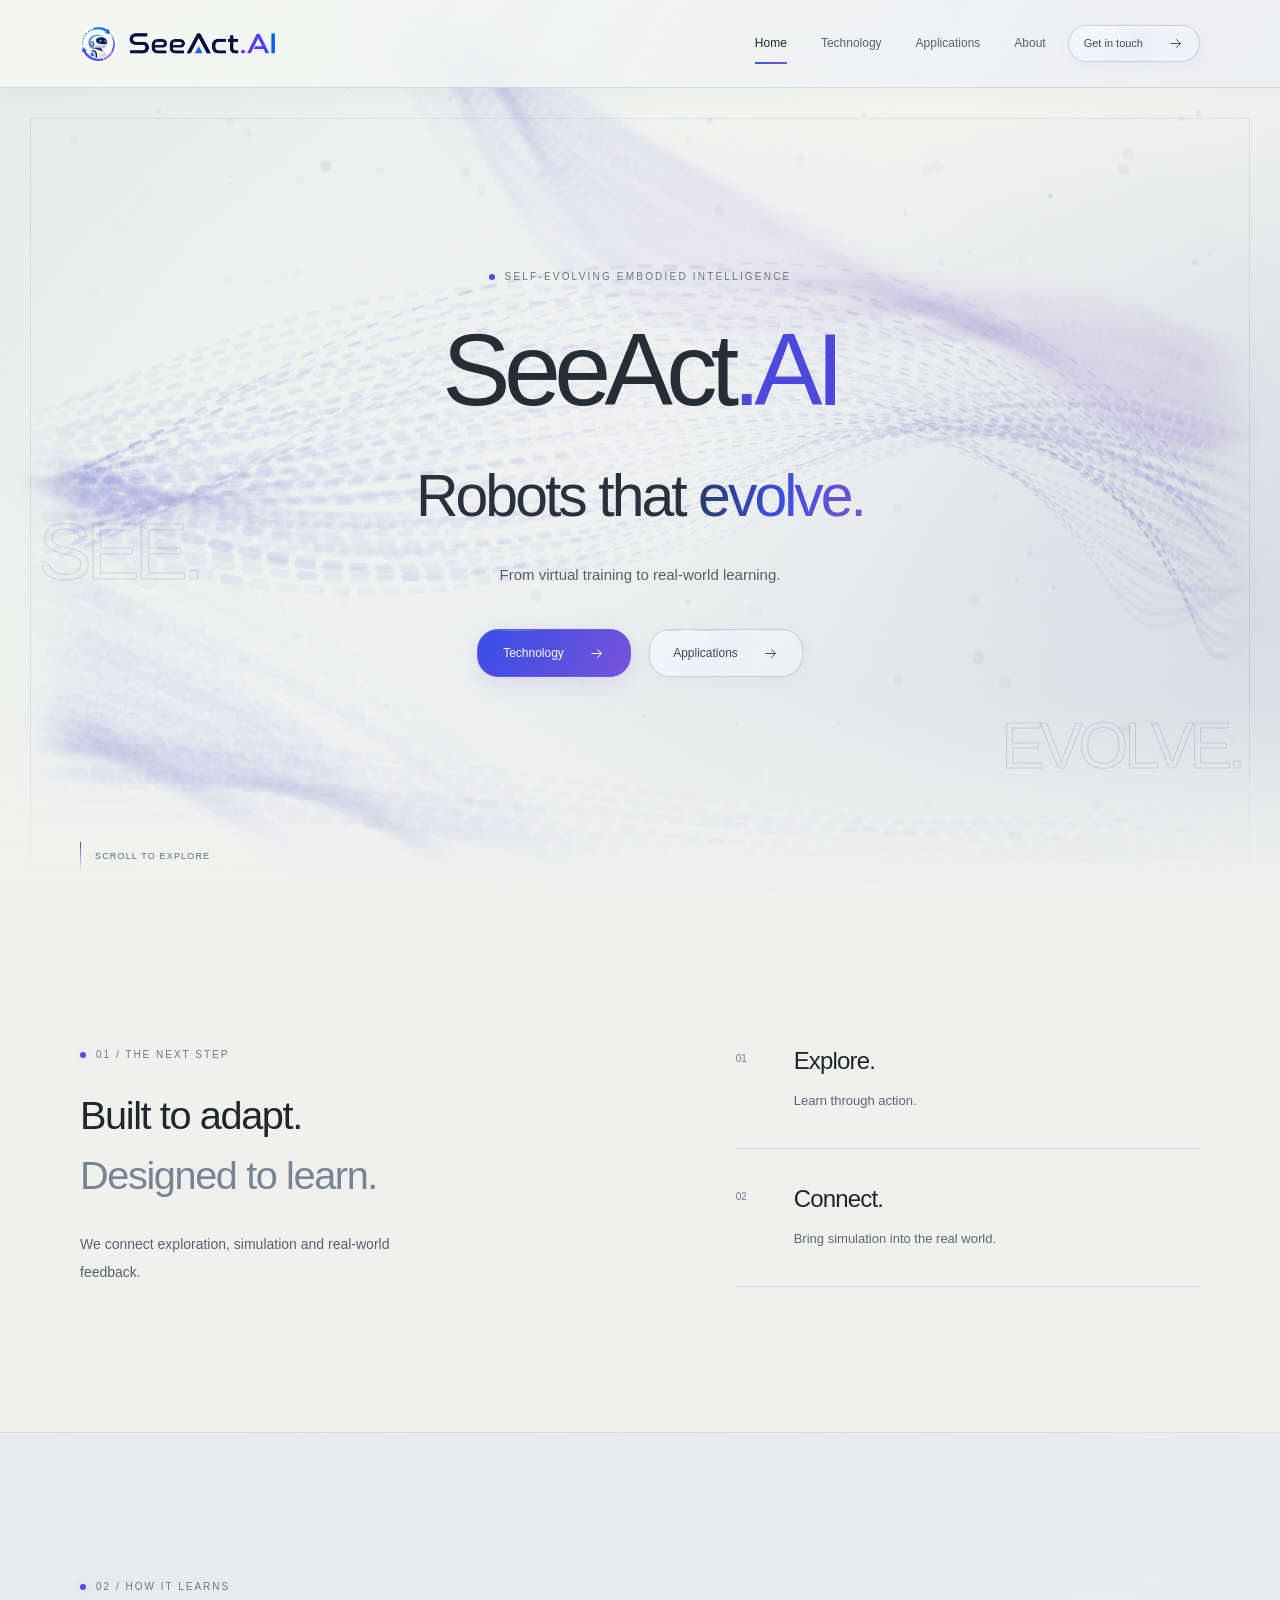
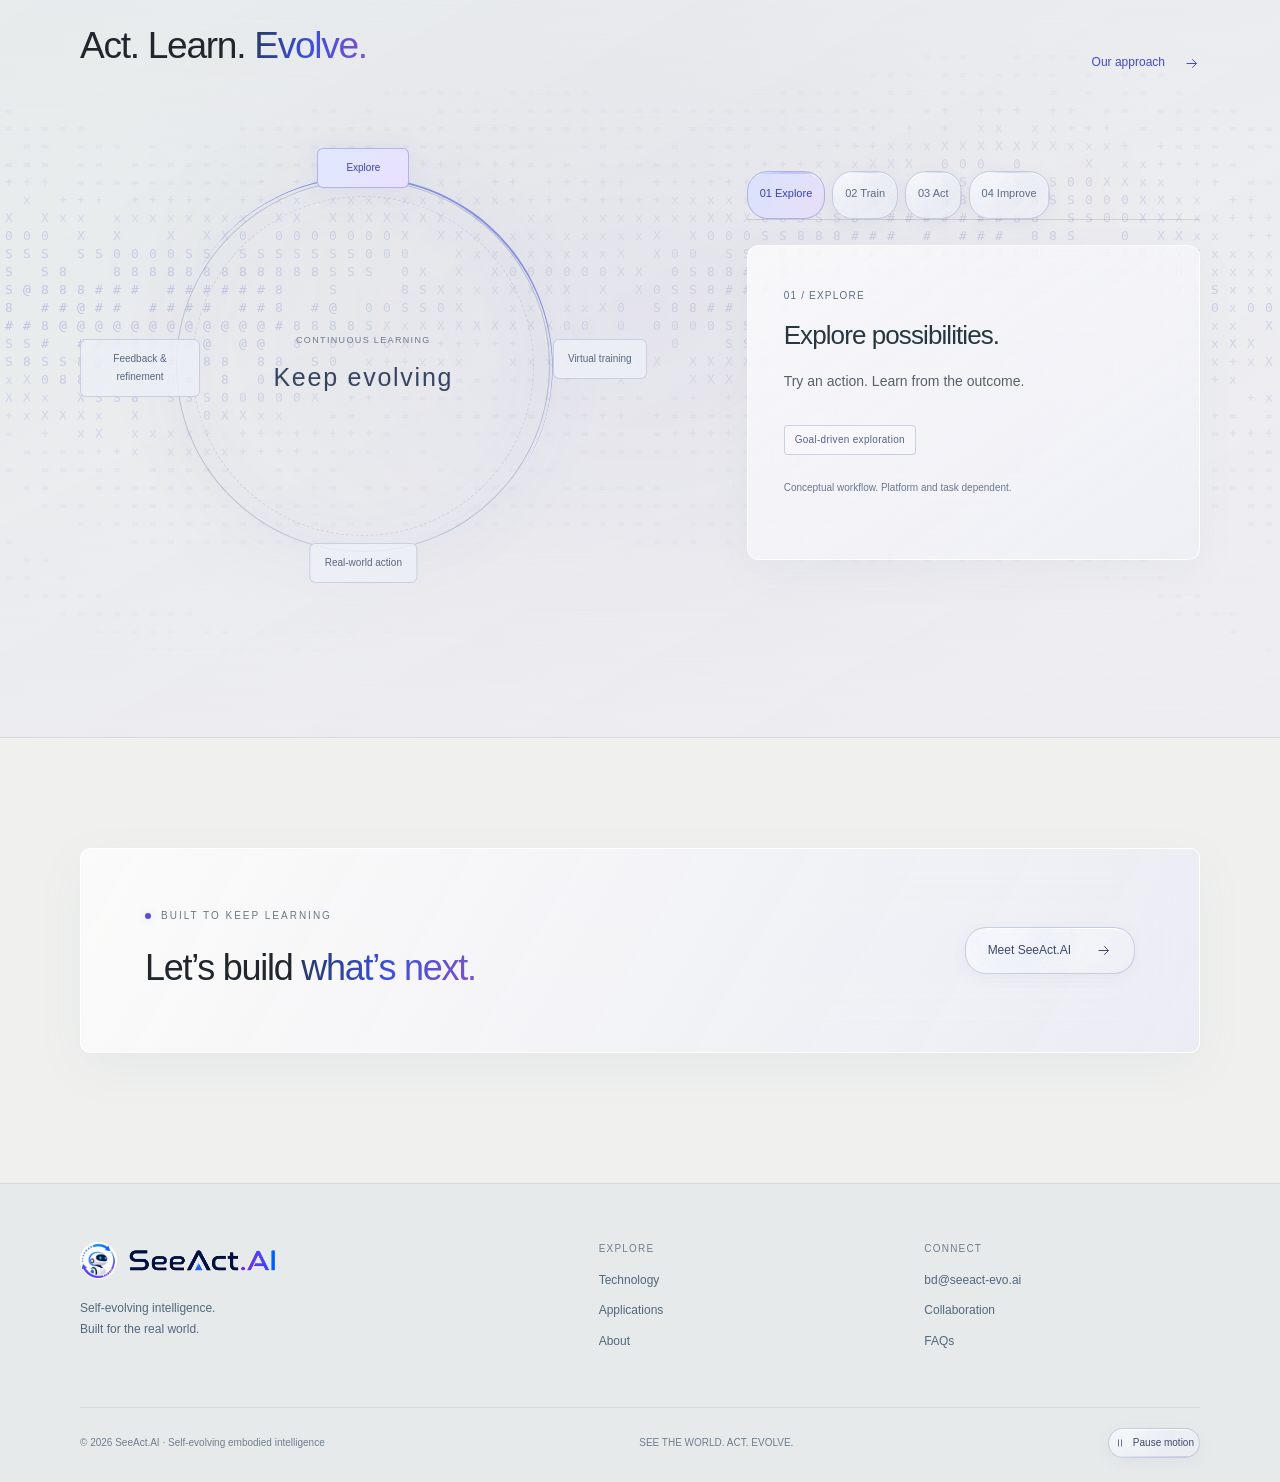
<file: index.html>
<!doctype html><html lang="en"><head><meta charset="utf-8"><meta name="viewport" content="width=device-width,initial-scale=1,viewport-fit=cover"><title>Evolve through action — SeeAct.AI</title><meta name="description" content="SeeAct.AI focuses on self-evolving embodied intelligence, connecting virtual training with real robot feedback for autonomous exploration and continuous learning."><meta name="theme-color" content="#eef0ef"><link rel="stylesheet" href="site.css"><link rel="icon" href="favicon.svg" type="image/svg+xml"></head><body class="experience-v2 fiber-home ambient-page ambient-index"><div class="ambient-field" aria-hidden="true"><div class="ambient-glow ambient-blue"></div><div class="ambient-glow ambient-violet"></div><svg class="ambient-ribbons" viewBox="0 0 1600 1000" fill="none" preserveAspectRatio="xMidYMid slice"><defs><linearGradient id="ambient-spectrum"><stop stop-color="#56a4fa"/><stop offset=".48" stop-color="#839ef4"/><stop offset="1" stop-color="#a078e6"/></linearGradient></defs><g stroke="url(#ambient-spectrum)" stroke-width=".7"><path id="ambient-strand-0" d="M-120 305.4 L-104 318.6 L-88 332.2 L-72 346.0 L-56 360.0 L-40 374.2 L-24 388.4 L-8 402.8 L8 417.2 L24 431.6 L40 445.8 L56 460.0 L72 474.0 L88 487.8 L104 501.4 L120 514.6 L136 527.5 L152 540.0 L168 552.1 L184 563.8 L200 574.9 L216 585.5 L232 595.5 L248 605.0 L264 613.8 L280 621.9 L296 629.4 L312 636.2 L328 642.2 L344 647.5 L360 652.1 L376 655.9 L392 659.0 L408 661.2 L424 662.7 L440 663.4 L456 663.4 L472 662.6 L488 661.0 L504 658.6 L520 655.6 L536 651.8 L552 647.3 L568 642.1 L584 636.3 L600 629.8 L616 622.8 L632 615.2 L648 607.0 L664 598.4 L680 589.3 L696 579.7 L712 569.8 L728 559.5 L744 548.9 L760 538.0 L776 526.9 L792 515.6 L808 504.2 L824 492.7 L840 481.1 L856 469.5 L872 458.0 L888 446.5 L904 435.1 L920 423.9 L936 413.0 L952 402.2 L968 391.8 L984 381.6 L1000 371.8 L1016 362.4 L1032 353.4 L1048 344.9 L1064 336.8 L1080 329.3 L1096 322.2 L1112 315.7 L1128 309.8 L1144 304.5 L1160 299.7 L1176 295.6 L1192 292.0 L1208 289.1 L1224 286.9 L1240 285.2 L1256 284.2 L1272 283.8 L1288 284.0 L1304 284.8 L1320 286.2 L1336 288.2 L1352 290.7 L1368 293.8 L1384 297.4 L1400 301.5 L1416 306.1 L1432 311.1 L1448 316.6 L1464 322.4 L1480 328.6 L1496 335.1 L1512 341.8 L1528 348.9 L1544 356.1 L1560 363.5 L1576 371.0 L1592 378.7 L1608 386.4 L1624 394.1 L1640 401.8 L1656 409.4 L1672 416.9 L1688 424.3 L1704 431.5 L1720 438.5 "/><use class="ambient-current" href="#ambient-strand-0" style="--flow-delay:0s"/><path id="ambient-strand-1" d="M-120 351.0 L-104 364.7 L-88 378.6 L-72 392.6 L-56 406.8 L-40 421.1 L-24 435.5 L-8 449.8 L8 464.1 L24 478.2 L40 492.3 L56 506.1 L72 519.7 L88 533.0 L104 546.0 L120 558.6 L136 570.8 L152 582.5 L168 593.8 L184 604.5 L200 614.7 L216 624.3 L232 633.3 L248 641.6 L264 649.2 L280 656.2 L296 662.4 L312 667.9 L328 672.6 L344 676.6 L360 679.8 L376 682.2 L392 683.8 L408 684.6 L424 684.7 L440 683.9 L456 682.4 L472 680.1 L488 677.1 L504 673.3 L520 668.8 L536 663.6 L552 657.7 L568 651.2 L584 644.0 L600 636.3 L616 628.0 L632 619.1 L648 609.7 L664 599.9 L680 589.7 L696 579.1 L712 568.1 L728 556.8 L744 545.3 L760 533.5 L776 521.6 L792 509.6 L808 497.5 L824 485.3 L840 473.2 L856 461.0 L872 449.0 L888 437.2 L904 425.5 L920 414.0 L936 402.8 L952 391.9 L968 381.3 L984 371.1 L1000 361.3 L1016 351.9 L1032 343.0 L1048 334.6 L1064 326.7 L1080 319.4 L1096 312.6 L1112 306.4 L1128 300.8 L1144 295.8 L1160 291.5 L1176 287.8 L1192 284.7 L1208 282.3 L1224 280.5 L1240 279.4 L1256 278.9 L1272 279.0 L1288 279.8 L1304 281.1 L1320 283.1 L1336 285.6 L1352 288.7 L1368 292.4 L1384 296.5 L1400 301.2 L1416 306.3 L1432 311.8 L1448 317.7 L1464 324.0 L1480 330.6 L1496 337.5 L1512 344.7 L1528 352.1 L1544 359.7 L1560 367.5 L1576 375.3 L1592 383.2 L1608 391.2 L1624 399.1 L1640 407.0 L1656 414.7 L1672 422.4 L1688 429.9 L1704 437.2 L1720 444.2 "/><use class="ambient-current" href="#ambient-strand-1" style="--flow-delay:-1.7s"/><path id="ambient-strand-2" d="M-120 397.2 L-104 411.1 L-88 425.1 L-72 439.2 L-56 453.4 L-40 467.5 L-24 481.7 L-8 495.8 L8 509.7 L24 523.5 L40 537.0 L56 550.3 L72 563.2 L88 575.8 L104 588.1 L120 599.8 L136 611.1 L152 621.9 L168 632.2 L184 641.8 L200 650.9 L216 659.3 L232 667.0 L248 674.1 L264 680.4 L280 686.0 L296 690.8 L312 694.9 L328 698.2 L344 700.7 L360 702.4 L376 703.3 L392 703.4 L408 702.8 L424 701.3 L440 699.1 L456 696.0 L472 692.3 L488 687.7 L504 682.5 L520 676.6 L536 669.9 L552 662.7 L568 654.8 L584 646.3 L600 637.3 L616 627.7 L632 617.6 L648 607.1 L664 596.2 L680 584.9 L696 573.3 L712 561.4 L728 549.2 L744 536.9 L760 524.4 L776 511.8 L792 499.1 L808 486.4 L824 473.7 L840 461.1 L856 448.6 L872 436.2 L888 424.1 L904 412.2 L920 400.6 L936 389.3 L952 378.3 L968 367.8 L984 357.7 L1000 348.0 L1016 338.8 L1032 330.2 L1048 322.1 L1064 314.5 L1080 307.6 L1096 301.2 L1112 295.5 L1128 290.4 L1144 285.9 L1160 282.2 L1176 279.0 L1192 276.6 L1208 274.8 L1224 273.6 L1240 273.2 L1256 273.3 L1272 274.2 L1288 275.6 L1304 277.6 L1320 280.3 L1336 283.5 L1352 287.3 L1368 291.6 L1384 296.4 L1400 301.7 L1416 307.4 L1432 313.6 L1448 320.1 L1464 327.0 L1480 334.2 L1496 341.6 L1512 349.3 L1528 357.2 L1544 365.2 L1560 373.4 L1576 381.6 L1592 389.9 L1608 398.2 L1624 406.4 L1640 414.5 L1656 422.6 L1672 430.4 L1688 438.1 L1704 445.5 L1720 452.7 "/><use class="ambient-current" href="#ambient-strand-2" style="--flow-delay:-3.4s"/><path id="ambient-strand-3" d="M-120 442.8 L-104 456.7 L-88 470.6 L-72 484.5 L-56 498.4 L-40 512.3 L-24 526.0 L-8 539.6 L8 553.0 L24 566.2 L40 579.0 L56 591.5 L72 603.7 L88 615.4 L104 626.7 L120 637.4 L136 647.7 L152 657.3 L168 666.4 L184 674.8 L200 682.6 L216 689.7 L232 696.1 L248 701.7 L264 706.6 L280 710.7 L296 714.1 L312 716.7 L328 718.4 L344 719.4 L360 719.6 L376 718.9 L392 717.5 L408 715.3 L424 712.3 L440 708.5 L456 704.0 L472 698.7 L488 692.7 L504 686.0 L520 678.7 L536 670.7 L552 662.1 L568 652.9 L584 643.1 L600 632.9 L616 622.2 L632 611.0 L648 599.4 L664 587.5 L680 575.3 L696 562.8 L712 550.0 L728 537.1 L744 524.1 L760 510.9 L776 497.7 L792 484.6 L808 471.4 L824 458.4 L840 445.5 L856 432.8 L872 420.3 L888 408.0 L904 396.1 L920 384.5 L936 373.3 L952 362.5 L968 352.1 L984 342.3 L1000 332.9 L1016 324.1 L1032 315.9 L1048 308.2 L1064 301.2 L1080 294.8 L1096 289.0 L1112 283.9 L1128 279.5 L1144 275.8 L1160 272.7 L1176 270.3 L1192 268.6 L1208 267.6 L1224 267.2 L1240 267.6 L1256 268.6 L1272 270.2 L1288 272.5 L1304 275.3 L1320 278.8 L1336 282.9 L1352 287.4 L1368 292.5 L1384 298.1 L1400 304.2 L1416 310.6 L1432 317.5 L1448 324.7 L1464 332.3 L1480 340.1 L1496 348.2 L1512 356.4 L1528 364.9 L1544 373.4 L1560 382.1 L1576 390.8 L1592 399.5 L1608 408.2 L1624 416.8 L1640 425.2 L1656 433.6 L1672 441.7 L1688 449.6 L1704 457.2 L1720 464.6 "/><use class="ambient-current" href="#ambient-strand-3" style="--flow-delay:-5.1s"/><path id="ambient-strand-4" d="M-120 486.8 L-104 500.4 L-88 514.0 L-72 527.5 L-56 541.0 L-40 554.3 L-24 567.5 L-8 580.4 L8 593.1 L24 605.4 L40 617.4 L56 629.0 L72 640.1 L88 650.8 L104 661.0 L120 670.6 L136 679.6 L152 688.0 L168 695.7 L184 702.8 L200 709.2 L216 714.9 L232 719.8 L248 723.9 L264 727.3 L280 729.9 L296 731.8 L312 732.8 L328 733.0 L344 732.4 L360 731.0 L376 728.8 L392 725.8 L408 722.0 L424 717.5 L440 712.2 L456 706.2 L472 699.5 L488 692.1 L504 684.0 L520 675.3 L536 666.0 L552 656.1 L568 645.7 L584 634.8 L600 623.5 L616 611.7 L632 599.5 L648 587.0 L664 574.3 L680 561.2 L696 548.0 L712 534.6 L728 521.1 L744 507.5 L760 493.9 L776 480.3 L792 466.8 L808 453.4 L824 440.2 L840 427.2 L856 414.4 L872 401.9 L888 389.8 L904 378.0 L920 366.6 L936 355.7 L952 345.2 L968 335.3 L984 325.9 L1000 317.0 L1016 308.8 L1032 301.1 L1048 294.1 L1064 287.8 L1080 282.1 L1096 277.1 L1112 272.8 L1128 269.2 L1144 266.3 L1160 264.1 L1176 262.6 L1192 261.9 L1208 261.8 L1224 262.4 L1240 263.7 L1256 265.6 L1272 268.2 L1288 271.4 L1304 275.2 L1320 279.6 L1336 284.6 L1352 290.1 L1368 296.1 L1384 302.6 L1400 309.5 L1416 316.8 L1432 324.4 L1448 332.4 L1464 340.7 L1480 349.3 L1496 358.0 L1512 366.9 L1528 376.0 L1544 385.1 L1560 394.3 L1576 403.6 L1592 412.7 L1608 421.8 L1624 430.8 L1640 439.7 L1656 448.3 L1672 456.7 L1688 464.9 L1704 472.8 L1720 480.3 "/><use class="ambient-current" href="#ambient-strand-4" style="--flow-delay:-6.8s"/><path id="ambient-strand-5" d="M-120 528.1 L-104 541.2 L-88 554.4 L-72 567.3 L-56 580.2 L-40 592.8 L-24 605.2 L-8 617.3 L8 629.1 L24 640.4 L40 651.4 L56 661.9 L72 671.9 L88 681.4 L104 690.3 L120 698.7 L136 706.3 L152 713.4 L168 719.7 L184 725.4 L200 730.3 L216 734.5 L232 737.9 L248 740.5 L264 742.3 L280 743.4 L296 743.6 L312 743.1 L328 741.7 L344 739.6 L360 736.6 L376 732.9 L392 728.4 L408 723.1 L424 717.1 L440 710.4 L456 703.0 L472 694.9 L488 686.1 L504 676.8 L520 666.8 L536 656.3 L552 645.3 L568 633.8 L584 621.9 L600 609.6 L616 596.9 L632 583.9 L648 570.7 L664 557.2 L680 543.5 L696 529.7 L712 515.8 L728 501.9 L744 487.9 L760 474.1 L776 460.3 L792 446.7 L808 433.2 L824 420.0 L840 407.1 L856 394.5 L872 382.2 L888 370.3 L904 358.9 L920 347.9 L936 337.5 L952 327.6 L968 318.2 L984 309.5 L1000 301.3 L1016 293.8 L1032 287.0 L1048 280.8 L1064 275.3 L1080 270.6 L1096 266.5 L1112 263.2 L1128 260.6 L1144 258.7 L1160 257.5 L1176 257.1 L1192 257.4 L1208 258.4 L1224 260.1 L1240 262.4 L1256 265.4 L1272 269.1 L1288 273.4 L1304 278.2 L1320 283.7 L1336 289.7 L1352 296.2 L1368 303.1 L1384 310.6 L1400 318.4 L1416 326.6 L1432 335.1 L1448 343.9 L1464 353.0 L1480 362.3 L1496 371.8 L1512 381.4 L1528 391.1 L1544 400.9 L1560 410.7 L1576 420.4 L1592 430.1 L1608 439.6 L1624 449.0 L1640 458.2 L1656 467.2 L1672 475.9 L1688 484.3 L1704 492.4 L1720 500.1 "/><use class="ambient-current" href="#ambient-strand-5" style="--flow-delay:-8.5s"/><path id="ambient-strand-6" d="M-120 565.9 L-104 578.4 L-88 590.9 L-72 603.2 L-56 615.2 L-40 627.0 L-24 638.5 L-8 649.6 L8 660.3 L24 670.6 L40 680.4 L56 689.8 L72 698.5 L88 706.7 L104 714.3 L120 721.3 L136 727.6 L152 733.2 L168 738.1 L184 742.3 L200 745.7 L216 748.3 L232 750.2 L248 751.3 L264 751.6 L280 751.1 L296 749.8 L312 747.7 L328 744.8 L344 741.1 L360 736.7 L376 731.5 L392 725.5 L408 718.8 L424 711.5 L440 703.4 L456 694.7 L472 685.3 L488 675.4 L504 664.9 L520 653.8 L536 642.3 L552 630.3 L568 617.9 L584 605.1 L600 592.0 L616 578.6 L632 564.9 L648 551.1 L664 537.1 L680 523.0 L696 508.8 L712 494.6 L728 480.5 L744 466.4 L760 452.5 L776 438.7 L792 425.2 L808 411.9 L824 398.9 L840 386.3 L856 374.0 L872 362.2 L888 350.8 L904 340.0 L920 329.6 L936 319.9 L952 310.7 L968 302.1 L984 294.2 L1000 286.9 L1016 280.4 L1032 274.5 L1048 269.3 L1064 264.9 L1080 261.2 L1096 258.3 L1112 256.1 L1128 254.6 L1144 253.9 L1160 253.9 L1176 254.7 L1192 256.1 L1208 258.3 L1224 261.2 L1240 264.7 L1256 268.9 L1272 273.7 L1288 279.2 L1304 285.2 L1320 291.7 L1336 298.8 L1352 306.4 L1368 314.4 L1384 322.8 L1400 331.6 L1416 340.7 L1432 350.1 L1448 359.8 L1464 369.7 L1480 379.8 L1496 390.0 L1512 400.3 L1528 410.7 L1544 421.1 L1560 431.4 L1576 441.6 L1592 451.8 L1608 461.7 L1624 471.5 L1640 481.0 L1656 490.3 L1672 499.2 L1688 507.8 L1704 516.1 L1720 523.9 "/><use class="ambient-current" href="#ambient-strand-6" style="--flow-delay:-10.2s"/><path id="ambient-strand-7" d="M-120 599.5 L-104 611.3 L-88 622.9 L-72 634.4 L-56 645.5 L-40 656.3 L-24 666.8 L-8 676.8 L8 686.4 L24 695.5 L40 704.1 L56 712.2 L72 719.7 L88 726.5 L104 732.8 L120 738.3 L136 743.2 L152 747.3 L168 750.8 L184 753.4 L200 755.4 L216 756.5 L232 756.9 L248 756.4 L264 755.2 L280 753.2 L296 750.4 L312 746.9 L328 742.5 L344 737.4 L360 731.6 L376 725.0 L392 717.7 L408 709.8 L424 701.1 L440 691.8 L456 682.0 L472 671.5 L488 660.5 L504 649.0 L520 637.0 L536 624.6 L552 611.8 L568 598.7 L584 585.2 L600 571.5 L616 557.6 L632 543.5 L648 529.3 L664 515.0 L680 500.7 L696 486.3 L712 472.1 L728 458.0 L744 444.0 L760 430.2 L776 416.7 L792 403.4 L808 390.5 L824 378.0 L840 365.8 L856 354.2 L872 343.0 L888 332.3 L904 322.2 L920 312.7 L936 303.8 L952 295.6 L968 288.0 L984 281.1 L1000 274.9 L1016 269.5 L1032 264.7 L1048 260.8 L1064 257.5 L1080 255.1 L1096 253.4 L1112 252.4 L1128 252.2 L1144 252.8 L1160 254.1 L1176 256.2 L1192 258.9 L1208 262.4 L1224 266.5 L1240 271.3 L1256 276.8 L1272 282.8 L1288 289.5 L1304 296.7 L1320 304.4 L1336 312.6 L1352 321.2 L1368 330.3 L1384 339.8 L1400 349.5 L1416 359.6 L1432 369.9 L1448 380.5 L1464 391.2 L1480 402.0 L1496 413.0 L1512 423.9 L1528 434.9 L1544 445.8 L1560 456.6 L1576 467.3 L1592 477.9 L1608 488.2 L1624 498.3 L1640 508.1 L1656 517.6 L1672 526.7 L1688 535.4 L1704 543.8 L1720 551.6 "/><use class="ambient-current" href="#ambient-strand-7" style="--flow-delay:-11.9s"/><path id="ambient-strand-8" d="M-120 628.4 L-104 639.4 L-88 650.1 L-72 660.6 L-56 670.7 L-40 680.5 L-24 689.8 L-8 698.8 L8 707.2 L24 715.1 L40 722.4 L56 729.2 L72 735.3 L88 740.8 L104 745.7 L120 749.8 L136 753.3 L152 756.0 L168 758.0 L184 759.2 L200 759.7 L216 759.3 L232 758.3 L248 756.4 L264 753.7 L280 750.3 L296 746.1 L312 741.2 L328 735.5 L344 729.1 L360 722.0 L376 714.2 L392 705.7 L408 696.6 L424 686.9 L440 676.6 L456 665.7 L472 654.3 L488 642.5 L504 630.2 L520 617.4 L536 604.4 L552 591.0 L568 577.3 L584 563.4 L600 549.3 L616 535.1 L632 520.7 L648 506.4 L664 492.0 L680 477.7 L696 463.4 L712 449.3 L728 435.4 L744 421.7 L760 408.3 L776 395.2 L792 382.5 L808 370.2 L824 358.3 L840 346.9 L856 336.1 L872 325.7 L888 316.0 L904 306.8 L920 298.4 L936 290.5 L952 283.4 L968 277.0 L984 271.3 L1000 266.3 L1016 262.1 L1032 258.7 L1048 256.0 L1064 254.1 L1080 253.0 L1096 252.6 L1112 253.1 L1128 254.3 L1144 256.2 L1160 258.9 L1176 262.3 L1192 266.5 L1208 271.3 L1224 276.8 L1240 282.9 L1256 289.6 L1272 296.9 L1288 304.8 L1304 313.2 L1320 322.1 L1336 331.4 L1352 341.2 L1368 351.3 L1384 361.7 L1400 372.5 L1416 383.5 L1432 394.6 L1448 406.0 L1464 417.5 L1480 429.0 L1496 440.6 L1512 452.1 L1528 463.6 L1544 475.0 L1560 486.3 L1576 497.4 L1592 508.3 L1608 518.9 L1624 529.2 L1640 539.1 L1656 548.7 L1672 557.9 L1688 566.7 L1704 575.0 L1720 582.8 "/><use class="ambient-current" href="#ambient-strand-8" style="--flow-delay:-13.6s"/><path id="ambient-strand-9" d="M-120 652.3 L-104 662.4 L-88 672.2 L-72 681.7 L-56 690.8 L-40 699.5 L-24 707.7 L-8 715.4 L8 722.6 L24 729.3 L40 735.4 L56 740.9 L72 745.7 L88 749.9 L104 753.4 L120 756.1 L136 758.2 L152 759.5 L168 760.1 L184 760.0 L200 759.1 L216 757.4 L232 754.9 L248 751.7 L264 747.8 L280 743.0 L296 737.6 L312 731.4 L328 724.6 L344 717.0 L360 708.8 L376 699.9 L392 690.4 L408 680.3 L424 669.7 L440 658.5 L456 646.8 L472 634.7 L488 622.2 L504 609.3 L520 596.1 L536 582.5 L552 568.7 L568 554.8 L584 540.6 L600 526.4 L616 512.1 L632 497.7 L648 483.4 L664 469.2 L680 455.1 L696 441.1 L712 427.4 L728 414.0 L744 400.8 L760 388.0 L776 375.6 L792 363.6 L808 352.1 L824 341.1 L840 330.6 L856 320.7 L872 311.4 L888 302.8 L904 294.8 L920 287.5 L936 280.9 L952 275.0 L968 269.9 L984 265.5 L1000 261.9 L1016 259.1 L1032 257.1 L1048 255.8 L1064 255.4 L1080 255.7 L1096 256.8 L1112 258.7 L1128 261.4 L1144 264.8 L1160 268.9 L1176 273.7 L1192 279.3 L1208 285.4 L1224 292.3 L1240 299.7 L1256 307.8 L1272 316.4 L1288 325.5 L1304 335.0 L1320 345.1 L1336 355.5 L1352 366.3 L1368 377.4 L1384 388.8 L1400 400.4 L1416 412.2 L1432 424.2 L1448 436.3 L1464 448.4 L1480 460.6 L1496 472.7 L1512 484.8 L1528 496.7 L1544 508.5 L1560 520.1 L1576 531.4 L1592 542.5 L1608 553.2 L1624 563.6 L1640 573.6 L1656 583.2 L1672 592.4 L1688 601.0 L1704 609.2 L1720 616.8 "/><use class="ambient-current" href="#ambient-strand-9" style="--flow-delay:-15.299999999999999s"/><path id="ambient-strand-10" d="M-120 671.4 L-104 680.5 L-88 689.3 L-72 697.8 L-56 705.8 L-40 713.4 L-24 720.5 L-8 727.1 L8 733.1 L24 738.5 L40 743.4 L56 747.6 L72 751.2 L88 754.1 L104 756.3 L120 757.7 L136 758.5 L152 758.6 L168 757.9 L184 756.4 L200 754.2 L216 751.3 L232 747.6 L248 743.2 L264 738.1 L280 732.2 L296 725.7 L312 718.4 L328 710.5 L344 702.0 L360 692.8 L376 683.0 L392 672.7 L408 661.9 L424 650.5 L440 638.7 L456 626.4 L472 613.8 L488 600.8 L504 587.5 L520 574.0 L536 560.2 L552 546.3 L568 532.2 L584 518.1 L600 503.9 L616 489.7 L632 475.6 L648 461.6 L664 447.7 L680 434.1 L696 420.6 L712 407.5 L728 394.7 L744 382.3 L760 370.3 L776 358.7 L792 347.7 L808 337.1 L824 327.2 L840 317.8 L856 309.1 L872 301.0 L888 293.6 L904 286.9 L920 280.9 L936 275.7 L952 271.2 L968 267.5 L984 264.6 L1000 262.5 L1016 261.1 L1032 260.6 L1048 260.9 L1064 261.9 L1080 263.8 L1096 266.4 L1112 269.8 L1128 273.9 L1144 278.8 L1160 284.4 L1176 290.6 L1192 297.6 L1208 305.1 L1224 313.3 L1240 322.1 L1256 331.4 L1272 341.2 L1288 351.4 L1304 362.1 L1320 373.2 L1336 384.7 L1352 396.5 L1368 408.5 L1384 420.7 L1400 433.2 L1416 445.7 L1432 458.4 L1448 471.1 L1464 483.7 L1480 496.4 L1496 508.9 L1512 521.4 L1528 533.6 L1544 545.6 L1560 557.4 L1576 568.8 L1592 580.0 L1608 590.7 L1624 601.0 L1640 610.9 L1656 620.4 L1672 629.3 L1688 637.7 L1704 645.5 L1720 652.7 "/><use class="ambient-current" href="#ambient-strand-10" style="--flow-delay:-17s"/><path id="ambient-strand-11" d="M-120 685.6 L-104 693.8 L-88 701.7 L-72 709.1 L-56 716.1 L-40 722.6 L-24 728.6 L-8 734.1 L8 739.0 L24 743.3 L40 747.0 L56 750.0 L72 752.4 L88 754.1 L104 755.1 L120 755.4 L136 755.0 L152 753.8 L168 752.0 L184 749.4 L200 746.0 L216 742.0 L232 737.3 L248 731.8 L264 725.6 L280 718.8 L296 711.3 L312 703.2 L328 694.4 L344 685.1 L360 675.2 L376 664.7 L392 653.8 L408 642.3 L424 630.5 L440 618.2 L456 605.6 L472 592.7 L488 579.5 L504 566.0 L520 552.4 L536 538.6 L552 524.7 L568 510.8 L584 496.8 L600 482.9 L616 469.1 L632 455.4 L648 441.9 L664 428.7 L680 415.7 L696 403.0 L712 390.6 L728 378.7 L744 367.2 L760 356.1 L776 345.6 L792 335.7 L808 326.3 L824 317.5 L840 309.4 L856 301.9 L872 295.2 L888 289.2 L904 283.9 L920 279.4 L936 275.6 L952 272.6 L968 270.4 L984 269.0 L1000 268.5 L1016 268.7 L1032 269.7 L1048 271.5 L1064 274.1 L1080 277.5 L1096 281.6 L1112 286.5 L1128 292.1 L1144 298.5 L1160 305.5 L1176 313.1 L1192 321.4 L1208 330.3 L1224 339.8 L1240 349.8 L1256 360.3 L1272 371.2 L1288 382.6 L1304 394.3 L1320 406.4 L1336 418.7 L1352 431.4 L1368 444.2 L1384 457.2 L1400 470.2 L1416 483.4 L1432 496.6 L1448 509.7 L1464 522.8 L1480 535.8 L1496 548.6 L1512 561.2 L1528 573.6 L1544 585.7 L1560 597.5 L1576 608.9 L1592 619.9 L1608 630.4 L1624 640.5 L1640 650.2 L1656 659.2 L1672 667.8 L1688 675.7 L1704 683.0 L1720 689.8 "/><use class="ambient-current" href="#ambient-strand-11" style="--flow-delay:-18.7s"/></g><g class="ambient-dust" fill="#abc5fc"><circle cx="93" cy="49" r="1.5"/><circle cx="400" cy="222" r="0.8"/><circle cx="707" cy="395" r="0.8"/><circle cx="1014" cy="568" r="1.5"/><circle cx="1321" cy="741" r="0.8"/><circle cx="28" cy="914" r="0.8"/><circle cx="335" cy="87" r="1.5"/><circle cx="642" cy="260" r="0.8"/><circle cx="949" cy="433" r="0.8"/><circle cx="1256" cy="606" r="1.5"/><circle cx="1563" cy="779" r="0.8"/><circle cx="270" cy="952" r="0.8"/><circle cx="577" cy="125" r="1.5"/><circle cx="884" cy="298" r="0.8"/><circle cx="1191" cy="471" r="0.8"/><circle cx="1498" cy="644" r="1.5"/><circle cx="205" cy="817" r="0.8"/><circle cx="512" cy="990" r="0.8"/><circle cx="819" cy="163" r="1.5"/><circle cx="1126" cy="336" r="0.8"/><circle cx="1433" cy="509" r="0.8"/><circle cx="140" cy="682" r="1.5"/><circle cx="447" cy="855" r="0.8"/><circle cx="754" cy="28" r="0.8"/><circle cx="1061" cy="201" r="1.5"/><circle cx="1368" cy="374" r="0.8"/><circle cx="75" cy="547" r="0.8"/><circle cx="382" cy="720" r="1.5"/></g></svg></div><div class="fiber-stage" aria-hidden="true"><canvas class="intro-fibers" aria-hidden="true"></canvas><div class="intro-fallback"><i></i><i></i><i></i></div></div><canvas class="cursor-trail" aria-hidden="true"></canvas><header class="topbar"><div class="container header-inner"><a class="logo" href="index.html" aria-label="SeeAct.AI home"><svg class="logo-symbol" viewBox="300 150 700 700" aria-hidden="true"><image href="seeact-logo.jpg" width="1280" height="1280"/></svg><svg class="wordmark" viewBox="65 880 1150 180" aria-hidden="true"><defs><filter id="ink-4g8n0" color-interpolation-filters="sRGB"><feColorMatrix type="matrix" values="1 0 0 0 0 0 1 0 0 0 0 0 1 0 0 -1 -1 -1 0 3"/></filter></defs><image filter="url(#ink-4g8n0)" href="seeact-logo.jpg" width="1280" height="1280"/></svg></a><nav class="nav" id="site-nav" aria-label="Main navigation"><a href="index.html" aria-current="page">Home</a><a href="technology.html" >Technology</a><a href="scenarios.html" >Applications</a><a href="about.html" >About</a></nav><a class="btn btn-secondary header-cta" href="about.html#cooperation">Get in touch <svg viewBox="0 0 24 24" fill="none" stroke="currentColor" stroke-width="1.4" aria-hidden="true"><path d="M5 12h14m-6-6 6 6-6 6"/></svg></a><button class="burger" aria-controls="site-nav" aria-expanded="false" aria-label="Open menu"><span></span><span></span><span></span></button></div></header><div class="intro-overlay" aria-hidden="true"><div class="intro-brand">SeeAct<span>.AI</span><small>SELF-EVOLVING INTELLIGENCE</small></div><div class="intro-center"><div class="intro-kicker">From perception to autonomous evolution.</div><div class="intro-words"><span>SEE.</span><span>ACT.</span><span>EVOLVE.</span></div><p class="intro-caption">Bridging simulation and reality. Learning through every action.</p></div><div class="intro-journey"><div><small>01 / PERCEIVE</small><span>Perceive the world</span><i></i></div><div><small>02 / EXPLORE</small><span>Explore through action</span><i></i></div><div><small>03 / EVOLVE</small><span>Keep evolving</span><i></i></div></div><div class="intro-bottom-label">SEE THE WORLD. ACT. EVOLVE.</div></div><button hidden class="intro-skip" data-skip-intro>Skip intro</button><main id="main">
<section class="home-hero"><div class="hero-horizon" aria-hidden="true"><i></i><i></i><i></i></div><div class="hero-lexicon" aria-hidden="true"><div class="hero-word hero-word-see"><span class="hero-word-index">01 / PERCEPTION</span><strong>SEE.</strong><small>Perceive the world</small></div><div class="hero-word hero-word-evolve"><span class="hero-word-index">02 / EVOLUTION</span><strong>EVOLVE.</strong><small>Keep learning</small></div></div><div class="diffusion" aria-hidden="true"></div><div class="container hero-content"><div class="eyebrow reveal">SELF-EVOLVING EMBODIED INTELLIGENCE</div><div class="hero-brand reveal" data-language-neutral>SeeAct<span>.AI</span></div><h1 class="reveal" style="--delay:.1s"><span>Robots that <span class="gradient">evolve.</span></span></h1><p class="hero-lede reveal" style="--delay:.2s">From virtual training to real-world learning.</p><div class="actions reveal" style="--delay:.3s"><a class="btn btn-primary" href="technology.html">Technology <svg viewBox="0 0 24 24" fill="none" stroke="currentColor" stroke-width="1.4" aria-hidden="true"><path d="M5 12h14m-6-6 6 6-6 6"/></svg></a><a class="btn btn-secondary" href="scenarios.html">Applications <svg viewBox="0 0 24 24" fill="none" stroke="currentColor" stroke-width="1.4" aria-hidden="true"><path d="M5 12h14m-6-6 6 6-6 6"/></svg></a></div></div><div class="container hero-bottom"><a class="scroll-hint" href="#why">SCROLL TO EXPLORE</a></div></section>
<section class="section" id="why"><div class="container split"><div><div class="eyebrow">01 / THE NEXT STEP</div><h2 class="belief-title">Built to adapt.<br><span class="dim">Designed to learn.</span></h2><p class="section-intro" style="margin-top:25px">We connect exploration, simulation and real-world feedback.</p></div><div><article class="principle"><span class="index">01</span><div><h3>Explore.</h3><p>Learn through action.</p></div></article><article class="principle"><span class="index">02</span><div><h3>Connect.</h3><p>Bring simulation into the real world.</p></div></article></div></div></section>
<section class="section loop-section ascii-section" data-ascii-section="02"><div class="ascii-horizon" aria-hidden="true"><canvas class="ascii-canvas" aria-hidden="true"></canvas></div><div class="container"><div class="section-heading"><div><div class="eyebrow">02 / HOW IT LEARNS</div><h2 class="section-title">Act. Learn. <span class="gradient">Evolve.</span></h2></div><a class="text-link" href="technology.html">Our approach <svg viewBox="0 0 24 24" fill="none" stroke="currentColor" stroke-width="1.4" aria-hidden="true"><path d="M5 12h14m-6-6 6 6-6 6"/></svg></a></div><div class="loop-layout" data-loop><div class="loop-graphic" aria-label="Explore, train, act, and improve: a continuous learning loop"><div class="loop-ring"></div><div class="loop-center"><span>CONTINUOUS LEARNING</span><strong>Keep evolving</strong></div><div class="loop-nodes"><span class="loop-node active" data-node="0">Explore</span><span class="loop-node" data-node="1">Virtual training</span><span class="loop-node" data-node="2">Real-world action</span><span class="loop-node" data-node="3">Feedback &amp; refinement</span></div></div><div><div class="step-selector" role="tablist" aria-label="Learning-loop stages"><button role="tab" id="step-0" aria-controls="step-panel" aria-selected="true" data-step="0">01 Explore</button><button role="tab" id="step-1" aria-controls="step-panel" aria-selected="false" tabindex="-1" data-step="1">02 Train</button><button role="tab" id="step-2" aria-controls="step-panel" aria-selected="false" tabindex="-1" data-step="2">03 Act</button><button role="tab" id="step-3" aria-controls="step-panel" aria-selected="false" tabindex="-1" data-step="3">04 Improve</button></div><div class="step-panel" id="step-panel" role="tabpanel" tabindex="0" aria-labelledby="step-0"><span class="stage" data-stage>01 / EXPLORE</span><h3 data-step-title>Explore possibilities.</h3><p data-step-description>Try an action. Learn from the outcome.</p><span class="tag" data-step-tag>Goal-driven exploration</span><p class="note">Conceptual workflow. Platform and task dependent.</p></div></div></div></div></section>

<section class="section home-closing"><div class="container"><div class="vision-strip"><div><div class="eyebrow">BUILT TO KEEP LEARNING</div><h2>Let’s build <span class="gradient">what’s next.</span></h2></div><a class="btn btn-secondary" href="about.html">Meet SeeAct.AI <svg viewBox="0 0 24 24" fill="none" stroke="currentColor" stroke-width="1.4" aria-hidden="true"><path d="M5 12h14m-6-6 6 6-6 6"/></svg></a></div></div></section></main><footer class="site-footer"><div class="container"><div class="footer-top"><div class="footer-brand"><a class="logo" href="index.html" aria-label="SeeAct.AI home"><svg class="logo-symbol" viewBox="300 150 700 700" aria-hidden="true"><image href="seeact-logo.jpg" width="1280" height="1280"/></svg><svg class="wordmark" viewBox="65 880 1150 180" aria-hidden="true"><defs><filter id="ink-nbrkt" color-interpolation-filters="sRGB"><feColorMatrix type="matrix" values="1 0 0 0 0 0 1 0 0 0 0 0 1 0 0 -1 -1 -1 0 3"/></filter></defs><image filter="url(#ink-nbrkt)" href="seeact-logo.jpg" width="1280" height="1280"/></svg></a><p>Self-evolving intelligence.<br>Built for the real world.</p></div><div class="footer-col"><h3>EXPLORE</h3><a href="technology.html">Technology</a><a href="scenarios.html">Applications</a><a href="about.html">About</a></div><div class="footer-col"><h3>CONNECT</h3><a href="mailto:bd@seeact-evo.ai">bd@seeact-evo.ai</a><a href="about.html#cooperation">Collaboration</a><a href="about.html#faq">FAQs</a></div></div><div class="footer-bottom"><span>© 2026 SeeAct.AI · Self-evolving embodied intelligence</span><span>SEE THE WORLD. ACT. EVOLVE.</span><button class="motion-button" id="motion-toggle" aria-pressed="false"><svg viewBox="0 0 24 24" fill="none" stroke="currentColor" stroke-width="1.5" aria-hidden="true"><path d="M9 5v14M15 5v14"/></svg><span>Pause motion</span></button></div></div></footer><button hidden class="demo-fab glass" data-open-demo aria-label="Open concept demo"><span class="play-triangle" aria-hidden="true"></span><span>Concept demo</span></button><dialog id="concept-demo" class="concept-dialog glass" aria-labelledby="demo-title"><div class="dialog-heading"><span class="eyebrow">SEEACT / CONCEPT EXPERIENCE</span><button class="dialog-close" aria-label="Close demo">×</button></div><h2 id="demo-title">How does one action become the next lesson?</h2><p class="dialog-intro">Explore four stages connecting virtual training and real feedback.</p><div class="demo-layout"><div class="demo-visual"><div class="demo-art"><svg viewBox="0 0 420 240" fill="none" role="img" aria-label="Concept illustration of robotic manipulation and assembly"><path d="M60 175h300M80 175v30M340 175v30" stroke="#486080" stroke-width="2"/><path d="m110 167 45-52 55 25 50-70" stroke="#8ba8d6" stroke-width="16" stroke-linecap="round" stroke-linejoin="round"/><path d="m110 167 45-52 55 25 50-70" stroke="#c4d3f2" stroke-width="4" stroke-linecap="round"/><g fill="#16243c" stroke="#9aafd8" stroke-width="2"><circle cx="110" cy="167" r="13"/><circle cx="155" cy="115" r="10"/><circle cx="210" cy="140" r="10"/></g><path d="m260 70 12-14m-12 14-14-12" stroke="#c3adf1" stroke-width="3"/><path d="M260 90v40" stroke="#9f8dcd" stroke-dasharray="3 5"/><rect x="244" y="134" width="33" height="27" rx="3" fill="#7463a944" stroke="#b69ee7"/><rect x="283" y="145" width="43" height="27" rx="3" fill="#354e7544" stroke="#778eae"/><path d="M235 125h48v43h-48Z" stroke="#a6a0e22e" stroke-dasharray="4 4" fill="none"/></svg></div><div class="demo-reticle" aria-hidden="true"></div><div class="demo-state glass"><span class="status-dot"></span><span data-demo-label>Explore</span></div></div><div class="demo-explanation"><div class="demo-counter">01 <span>/ 04</span></div><h3 data-demo-heading>Define the goal. Explore possibilities.</h3><p data-demo-text>Goal-driven exploration and explore possible courses of action.</p><div class="demo-progress" aria-hidden="true"><i class="active"></i><i></i><i></i><i></i></div><div class="demo-controls"><button class="btn btn-secondary" data-demo-prev disabled>Previous</button><button class="btn btn-primary" data-demo-next>Next <svg viewBox="0 0 24 24" fill="none" stroke="currentColor" stroke-width="1.5" aria-hidden="true"><path d="M5 12h14m-6-6 6 6-6 6"/></svg></button></div></div></div><p class="note">Interactive concept only, not a physical robot demonstration or performance result.</p></dialog><script src="i18n.js"></script><script src="site.js"></script><script src="intro-fibers.js"></script><script src="scrambled-intro.js"></script><script src="experience.js"></script><script src="particle-field.js"></script><script src="specular-buttons.js"></script><script src="ambient-motion.js"></script><script src="gradient-ascii.js"></script></body></html>
</file>
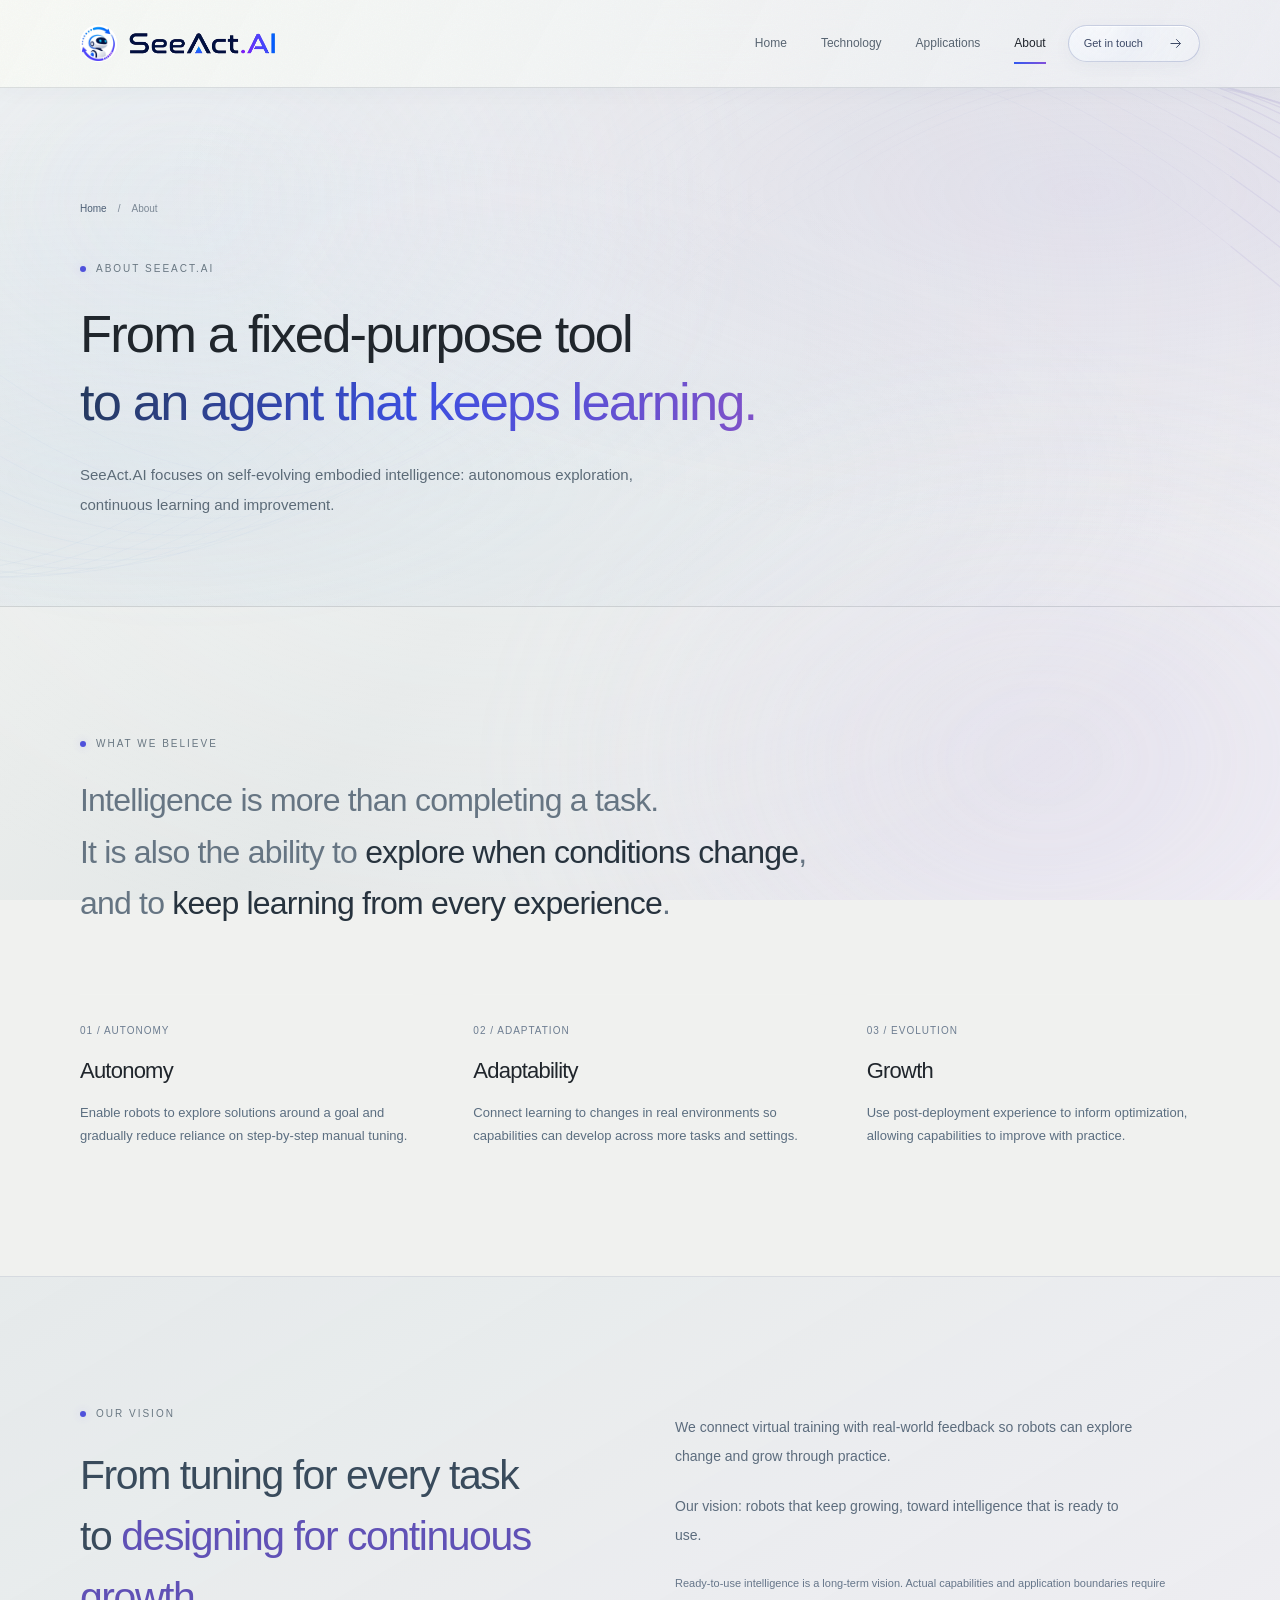
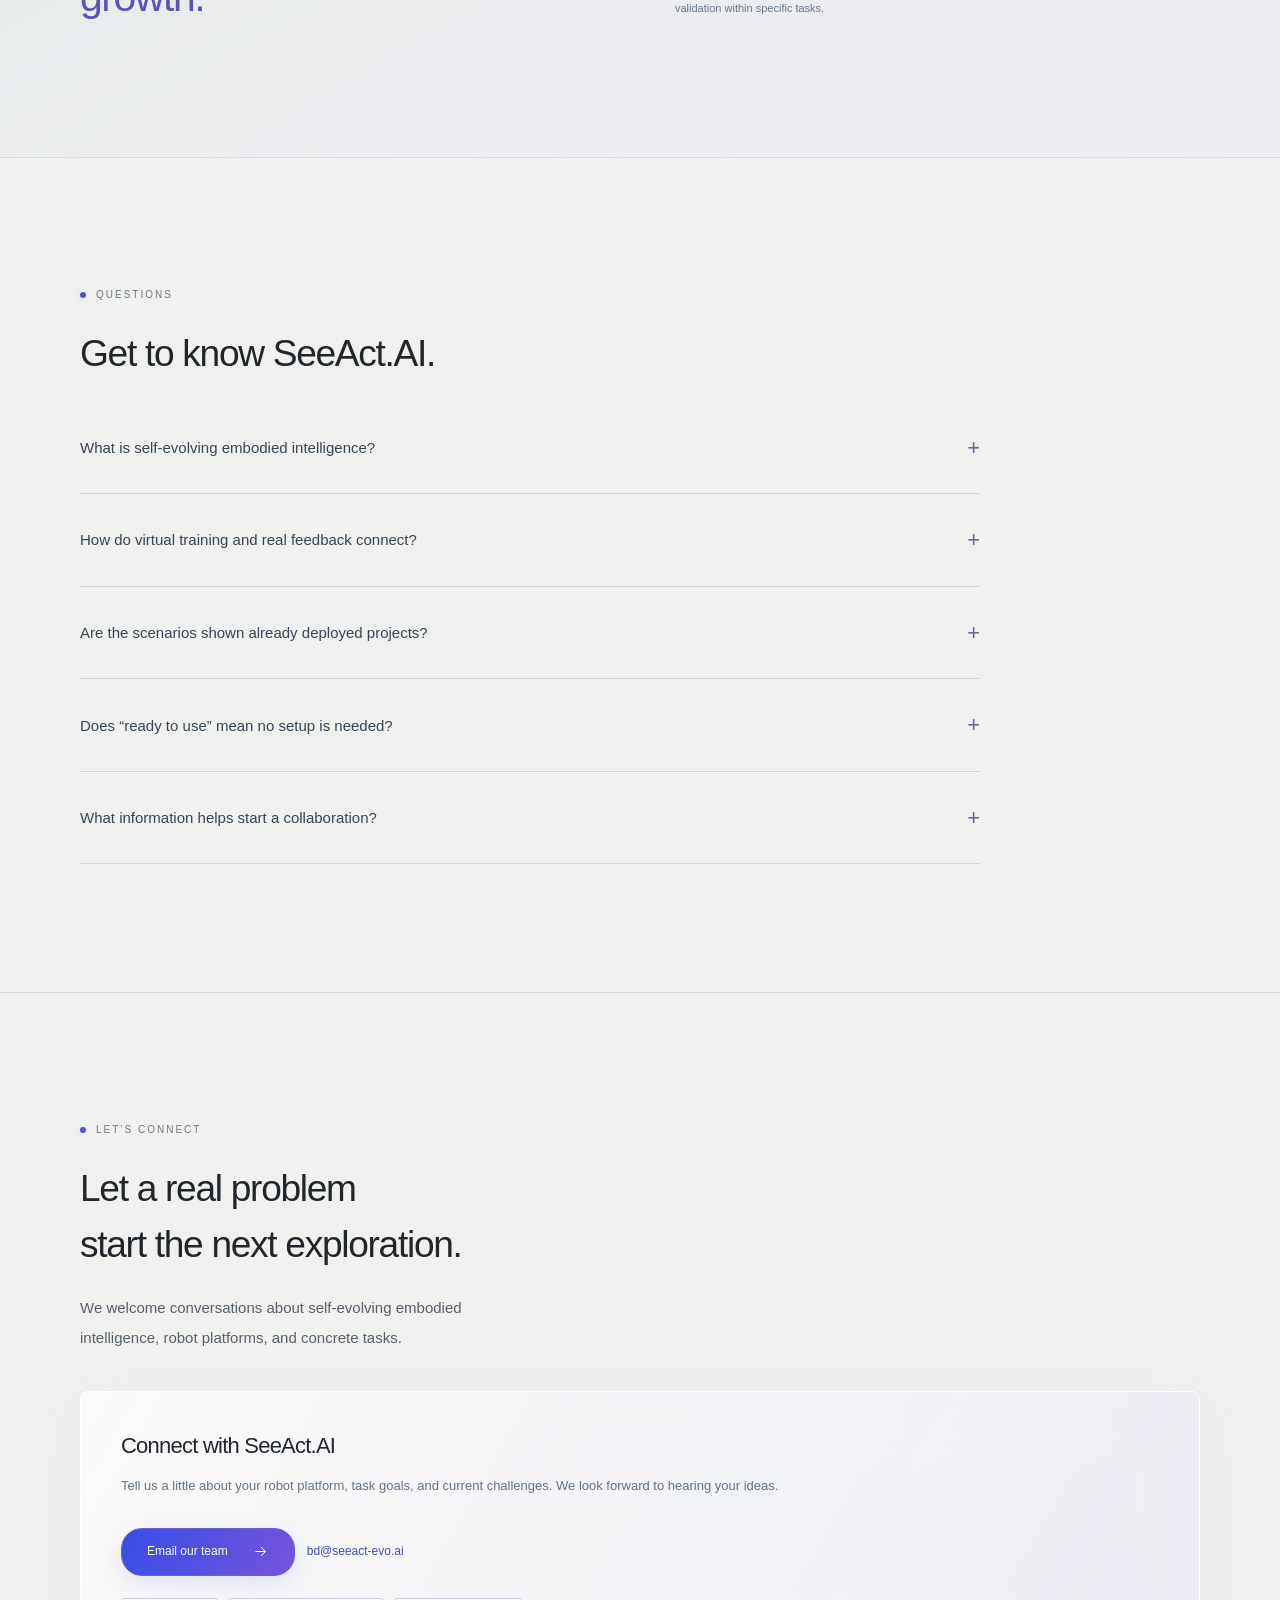
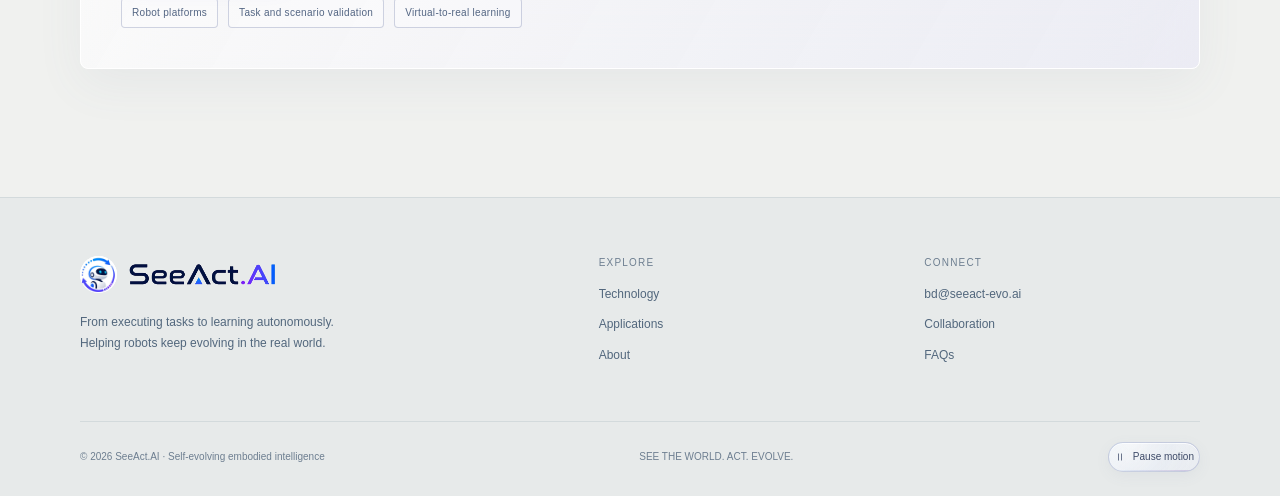
<file: about.html>
<!doctype html><html lang="en"><head><meta charset="utf-8"><meta name="viewport" content="width=device-width,initial-scale=1,viewport-fit=cover"><title>About — SeeAct.AI</title><meta name="description" content="Meet SeeAct.AI and explore our vision for self-evolving embodied intelligence and collaboration."><meta name="theme-color" content="#eef0ef"><link rel="stylesheet" href="site.css"><link rel="icon" href="favicon.svg" type="image/svg+xml"></head><body class="experience-v2 ambient-page ambient-about"><div class="ambient-field" aria-hidden="true"><div class="ambient-glow ambient-blue"></div><div class="ambient-glow ambient-violet"></div><svg class="ambient-ribbons" viewBox="0 0 1600 1000" fill="none" preserveAspectRatio="xMidYMid slice"><defs><linearGradient id="ambient-spectrum"><stop stop-color="#56a4fa"/><stop offset=".48" stop-color="#839ef4"/><stop offset="1" stop-color="#a078e6"/></linearGradient></defs><g stroke="url(#ambient-spectrum)" stroke-width=".7"><path id="ambient-strand-0" d="M-120 305.4 L-104 318.6 L-88 332.2 L-72 346.0 L-56 360.0 L-40 374.2 L-24 388.4 L-8 402.8 L8 417.2 L24 431.6 L40 445.8 L56 460.0 L72 474.0 L88 487.8 L104 501.4 L120 514.6 L136 527.5 L152 540.0 L168 552.1 L184 563.8 L200 574.9 L216 585.5 L232 595.5 L248 605.0 L264 613.8 L280 621.9 L296 629.4 L312 636.2 L328 642.2 L344 647.5 L360 652.1 L376 655.9 L392 659.0 L408 661.2 L424 662.7 L440 663.4 L456 663.4 L472 662.6 L488 661.0 L504 658.6 L520 655.6 L536 651.8 L552 647.3 L568 642.1 L584 636.3 L600 629.8 L616 622.8 L632 615.2 L648 607.0 L664 598.4 L680 589.3 L696 579.7 L712 569.8 L728 559.5 L744 548.9 L760 538.0 L776 526.9 L792 515.6 L808 504.2 L824 492.7 L840 481.1 L856 469.5 L872 458.0 L888 446.5 L904 435.1 L920 423.9 L936 413.0 L952 402.2 L968 391.8 L984 381.6 L1000 371.8 L1016 362.4 L1032 353.4 L1048 344.9 L1064 336.8 L1080 329.3 L1096 322.2 L1112 315.7 L1128 309.8 L1144 304.5 L1160 299.7 L1176 295.6 L1192 292.0 L1208 289.1 L1224 286.9 L1240 285.2 L1256 284.2 L1272 283.8 L1288 284.0 L1304 284.8 L1320 286.2 L1336 288.2 L1352 290.7 L1368 293.8 L1384 297.4 L1400 301.5 L1416 306.1 L1432 311.1 L1448 316.6 L1464 322.4 L1480 328.6 L1496 335.1 L1512 341.8 L1528 348.9 L1544 356.1 L1560 363.5 L1576 371.0 L1592 378.7 L1608 386.4 L1624 394.1 L1640 401.8 L1656 409.4 L1672 416.9 L1688 424.3 L1704 431.5 L1720 438.5 "/><use class="ambient-current" href="#ambient-strand-0" style="--flow-delay:0s"/><path id="ambient-strand-1" d="M-120 351.0 L-104 364.7 L-88 378.6 L-72 392.6 L-56 406.8 L-40 421.1 L-24 435.5 L-8 449.8 L8 464.1 L24 478.2 L40 492.3 L56 506.1 L72 519.7 L88 533.0 L104 546.0 L120 558.6 L136 570.8 L152 582.5 L168 593.8 L184 604.5 L200 614.7 L216 624.3 L232 633.3 L248 641.6 L264 649.2 L280 656.2 L296 662.4 L312 667.9 L328 672.6 L344 676.6 L360 679.8 L376 682.2 L392 683.8 L408 684.6 L424 684.7 L440 683.9 L456 682.4 L472 680.1 L488 677.1 L504 673.3 L520 668.8 L536 663.6 L552 657.7 L568 651.2 L584 644.0 L600 636.3 L616 628.0 L632 619.1 L648 609.7 L664 599.9 L680 589.7 L696 579.1 L712 568.1 L728 556.8 L744 545.3 L760 533.5 L776 521.6 L792 509.6 L808 497.5 L824 485.3 L840 473.2 L856 461.0 L872 449.0 L888 437.2 L904 425.5 L920 414.0 L936 402.8 L952 391.9 L968 381.3 L984 371.1 L1000 361.3 L1016 351.9 L1032 343.0 L1048 334.6 L1064 326.7 L1080 319.4 L1096 312.6 L1112 306.4 L1128 300.8 L1144 295.8 L1160 291.5 L1176 287.8 L1192 284.7 L1208 282.3 L1224 280.5 L1240 279.4 L1256 278.9 L1272 279.0 L1288 279.8 L1304 281.1 L1320 283.1 L1336 285.6 L1352 288.7 L1368 292.4 L1384 296.5 L1400 301.2 L1416 306.3 L1432 311.8 L1448 317.7 L1464 324.0 L1480 330.6 L1496 337.5 L1512 344.7 L1528 352.1 L1544 359.7 L1560 367.5 L1576 375.3 L1592 383.2 L1608 391.2 L1624 399.1 L1640 407.0 L1656 414.7 L1672 422.4 L1688 429.9 L1704 437.2 L1720 444.2 "/><use class="ambient-current" href="#ambient-strand-1" style="--flow-delay:-1.7s"/><path id="ambient-strand-2" d="M-120 397.2 L-104 411.1 L-88 425.1 L-72 439.2 L-56 453.4 L-40 467.5 L-24 481.7 L-8 495.8 L8 509.7 L24 523.5 L40 537.0 L56 550.3 L72 563.2 L88 575.8 L104 588.1 L120 599.8 L136 611.1 L152 621.9 L168 632.2 L184 641.8 L200 650.9 L216 659.3 L232 667.0 L248 674.1 L264 680.4 L280 686.0 L296 690.8 L312 694.9 L328 698.2 L344 700.7 L360 702.4 L376 703.3 L392 703.4 L408 702.8 L424 701.3 L440 699.1 L456 696.0 L472 692.3 L488 687.7 L504 682.5 L520 676.6 L536 669.9 L552 662.7 L568 654.8 L584 646.3 L600 637.3 L616 627.7 L632 617.6 L648 607.1 L664 596.2 L680 584.9 L696 573.3 L712 561.4 L728 549.2 L744 536.9 L760 524.4 L776 511.8 L792 499.1 L808 486.4 L824 473.7 L840 461.1 L856 448.6 L872 436.2 L888 424.1 L904 412.2 L920 400.6 L936 389.3 L952 378.3 L968 367.8 L984 357.7 L1000 348.0 L1016 338.8 L1032 330.2 L1048 322.1 L1064 314.5 L1080 307.6 L1096 301.2 L1112 295.5 L1128 290.4 L1144 285.9 L1160 282.2 L1176 279.0 L1192 276.6 L1208 274.8 L1224 273.6 L1240 273.2 L1256 273.3 L1272 274.2 L1288 275.6 L1304 277.6 L1320 280.3 L1336 283.5 L1352 287.3 L1368 291.6 L1384 296.4 L1400 301.7 L1416 307.4 L1432 313.6 L1448 320.1 L1464 327.0 L1480 334.2 L1496 341.6 L1512 349.3 L1528 357.2 L1544 365.2 L1560 373.4 L1576 381.6 L1592 389.9 L1608 398.2 L1624 406.4 L1640 414.5 L1656 422.6 L1672 430.4 L1688 438.1 L1704 445.5 L1720 452.7 "/><use class="ambient-current" href="#ambient-strand-2" style="--flow-delay:-3.4s"/><path id="ambient-strand-3" d="M-120 442.8 L-104 456.7 L-88 470.6 L-72 484.5 L-56 498.4 L-40 512.3 L-24 526.0 L-8 539.6 L8 553.0 L24 566.2 L40 579.0 L56 591.5 L72 603.7 L88 615.4 L104 626.7 L120 637.4 L136 647.7 L152 657.3 L168 666.4 L184 674.8 L200 682.6 L216 689.7 L232 696.1 L248 701.7 L264 706.6 L280 710.7 L296 714.1 L312 716.7 L328 718.4 L344 719.4 L360 719.6 L376 718.9 L392 717.5 L408 715.3 L424 712.3 L440 708.5 L456 704.0 L472 698.7 L488 692.7 L504 686.0 L520 678.7 L536 670.7 L552 662.1 L568 652.9 L584 643.1 L600 632.9 L616 622.2 L632 611.0 L648 599.4 L664 587.5 L680 575.3 L696 562.8 L712 550.0 L728 537.1 L744 524.1 L760 510.9 L776 497.7 L792 484.6 L808 471.4 L824 458.4 L840 445.5 L856 432.8 L872 420.3 L888 408.0 L904 396.1 L920 384.5 L936 373.3 L952 362.5 L968 352.1 L984 342.3 L1000 332.9 L1016 324.1 L1032 315.9 L1048 308.2 L1064 301.2 L1080 294.8 L1096 289.0 L1112 283.9 L1128 279.5 L1144 275.8 L1160 272.7 L1176 270.3 L1192 268.6 L1208 267.6 L1224 267.2 L1240 267.6 L1256 268.6 L1272 270.2 L1288 272.5 L1304 275.3 L1320 278.8 L1336 282.9 L1352 287.4 L1368 292.5 L1384 298.1 L1400 304.2 L1416 310.6 L1432 317.5 L1448 324.7 L1464 332.3 L1480 340.1 L1496 348.2 L1512 356.4 L1528 364.9 L1544 373.4 L1560 382.1 L1576 390.8 L1592 399.5 L1608 408.2 L1624 416.8 L1640 425.2 L1656 433.6 L1672 441.7 L1688 449.6 L1704 457.2 L1720 464.6 "/><use class="ambient-current" href="#ambient-strand-3" style="--flow-delay:-5.1s"/><path id="ambient-strand-4" d="M-120 486.8 L-104 500.4 L-88 514.0 L-72 527.5 L-56 541.0 L-40 554.3 L-24 567.5 L-8 580.4 L8 593.1 L24 605.4 L40 617.4 L56 629.0 L72 640.1 L88 650.8 L104 661.0 L120 670.6 L136 679.6 L152 688.0 L168 695.7 L184 702.8 L200 709.2 L216 714.9 L232 719.8 L248 723.9 L264 727.3 L280 729.9 L296 731.8 L312 732.8 L328 733.0 L344 732.4 L360 731.0 L376 728.8 L392 725.8 L408 722.0 L424 717.5 L440 712.2 L456 706.2 L472 699.5 L488 692.1 L504 684.0 L520 675.3 L536 666.0 L552 656.1 L568 645.7 L584 634.8 L600 623.5 L616 611.7 L632 599.5 L648 587.0 L664 574.3 L680 561.2 L696 548.0 L712 534.6 L728 521.1 L744 507.5 L760 493.9 L776 480.3 L792 466.8 L808 453.4 L824 440.2 L840 427.2 L856 414.4 L872 401.9 L888 389.8 L904 378.0 L920 366.6 L936 355.7 L952 345.2 L968 335.3 L984 325.9 L1000 317.0 L1016 308.8 L1032 301.1 L1048 294.1 L1064 287.8 L1080 282.1 L1096 277.1 L1112 272.8 L1128 269.2 L1144 266.3 L1160 264.1 L1176 262.6 L1192 261.9 L1208 261.8 L1224 262.4 L1240 263.7 L1256 265.6 L1272 268.2 L1288 271.4 L1304 275.2 L1320 279.6 L1336 284.6 L1352 290.1 L1368 296.1 L1384 302.6 L1400 309.5 L1416 316.8 L1432 324.4 L1448 332.4 L1464 340.7 L1480 349.3 L1496 358.0 L1512 366.9 L1528 376.0 L1544 385.1 L1560 394.3 L1576 403.6 L1592 412.7 L1608 421.8 L1624 430.8 L1640 439.7 L1656 448.3 L1672 456.7 L1688 464.9 L1704 472.8 L1720 480.3 "/><use class="ambient-current" href="#ambient-strand-4" style="--flow-delay:-6.8s"/><path id="ambient-strand-5" d="M-120 528.1 L-104 541.2 L-88 554.4 L-72 567.3 L-56 580.2 L-40 592.8 L-24 605.2 L-8 617.3 L8 629.1 L24 640.4 L40 651.4 L56 661.9 L72 671.9 L88 681.4 L104 690.3 L120 698.7 L136 706.3 L152 713.4 L168 719.7 L184 725.4 L200 730.3 L216 734.5 L232 737.9 L248 740.5 L264 742.3 L280 743.4 L296 743.6 L312 743.1 L328 741.7 L344 739.6 L360 736.6 L376 732.9 L392 728.4 L408 723.1 L424 717.1 L440 710.4 L456 703.0 L472 694.9 L488 686.1 L504 676.8 L520 666.8 L536 656.3 L552 645.3 L568 633.8 L584 621.9 L600 609.6 L616 596.9 L632 583.9 L648 570.7 L664 557.2 L680 543.5 L696 529.7 L712 515.8 L728 501.9 L744 487.9 L760 474.1 L776 460.3 L792 446.7 L808 433.2 L824 420.0 L840 407.1 L856 394.5 L872 382.2 L888 370.3 L904 358.9 L920 347.9 L936 337.5 L952 327.6 L968 318.2 L984 309.5 L1000 301.3 L1016 293.8 L1032 287.0 L1048 280.8 L1064 275.3 L1080 270.6 L1096 266.5 L1112 263.2 L1128 260.6 L1144 258.7 L1160 257.5 L1176 257.1 L1192 257.4 L1208 258.4 L1224 260.1 L1240 262.4 L1256 265.4 L1272 269.1 L1288 273.4 L1304 278.2 L1320 283.7 L1336 289.7 L1352 296.2 L1368 303.1 L1384 310.6 L1400 318.4 L1416 326.6 L1432 335.1 L1448 343.9 L1464 353.0 L1480 362.3 L1496 371.8 L1512 381.4 L1528 391.1 L1544 400.9 L1560 410.7 L1576 420.4 L1592 430.1 L1608 439.6 L1624 449.0 L1640 458.2 L1656 467.2 L1672 475.9 L1688 484.3 L1704 492.4 L1720 500.1 "/><use class="ambient-current" href="#ambient-strand-5" style="--flow-delay:-8.5s"/><path id="ambient-strand-6" d="M-120 565.9 L-104 578.4 L-88 590.9 L-72 603.2 L-56 615.2 L-40 627.0 L-24 638.5 L-8 649.6 L8 660.3 L24 670.6 L40 680.4 L56 689.8 L72 698.5 L88 706.7 L104 714.3 L120 721.3 L136 727.6 L152 733.2 L168 738.1 L184 742.3 L200 745.7 L216 748.3 L232 750.2 L248 751.3 L264 751.6 L280 751.1 L296 749.8 L312 747.7 L328 744.8 L344 741.1 L360 736.7 L376 731.5 L392 725.5 L408 718.8 L424 711.5 L440 703.4 L456 694.7 L472 685.3 L488 675.4 L504 664.9 L520 653.8 L536 642.3 L552 630.3 L568 617.9 L584 605.1 L600 592.0 L616 578.6 L632 564.9 L648 551.1 L664 537.1 L680 523.0 L696 508.8 L712 494.6 L728 480.5 L744 466.4 L760 452.5 L776 438.7 L792 425.2 L808 411.9 L824 398.9 L840 386.3 L856 374.0 L872 362.2 L888 350.8 L904 340.0 L920 329.6 L936 319.9 L952 310.7 L968 302.1 L984 294.2 L1000 286.9 L1016 280.4 L1032 274.5 L1048 269.3 L1064 264.9 L1080 261.2 L1096 258.3 L1112 256.1 L1128 254.6 L1144 253.9 L1160 253.9 L1176 254.7 L1192 256.1 L1208 258.3 L1224 261.2 L1240 264.7 L1256 268.9 L1272 273.7 L1288 279.2 L1304 285.2 L1320 291.7 L1336 298.8 L1352 306.4 L1368 314.4 L1384 322.8 L1400 331.6 L1416 340.7 L1432 350.1 L1448 359.8 L1464 369.7 L1480 379.8 L1496 390.0 L1512 400.3 L1528 410.7 L1544 421.1 L1560 431.4 L1576 441.6 L1592 451.8 L1608 461.7 L1624 471.5 L1640 481.0 L1656 490.3 L1672 499.2 L1688 507.8 L1704 516.1 L1720 523.9 "/><use class="ambient-current" href="#ambient-strand-6" style="--flow-delay:-10.2s"/><path id="ambient-strand-7" d="M-120 599.5 L-104 611.3 L-88 622.9 L-72 634.4 L-56 645.5 L-40 656.3 L-24 666.8 L-8 676.8 L8 686.4 L24 695.5 L40 704.1 L56 712.2 L72 719.7 L88 726.5 L104 732.8 L120 738.3 L136 743.2 L152 747.3 L168 750.8 L184 753.4 L200 755.4 L216 756.5 L232 756.9 L248 756.4 L264 755.2 L280 753.2 L296 750.4 L312 746.9 L328 742.5 L344 737.4 L360 731.6 L376 725.0 L392 717.7 L408 709.8 L424 701.1 L440 691.8 L456 682.0 L472 671.5 L488 660.5 L504 649.0 L520 637.0 L536 624.6 L552 611.8 L568 598.7 L584 585.2 L600 571.5 L616 557.6 L632 543.5 L648 529.3 L664 515.0 L680 500.7 L696 486.3 L712 472.1 L728 458.0 L744 444.0 L760 430.2 L776 416.7 L792 403.4 L808 390.5 L824 378.0 L840 365.8 L856 354.2 L872 343.0 L888 332.3 L904 322.2 L920 312.7 L936 303.8 L952 295.6 L968 288.0 L984 281.1 L1000 274.9 L1016 269.5 L1032 264.7 L1048 260.8 L1064 257.5 L1080 255.1 L1096 253.4 L1112 252.4 L1128 252.2 L1144 252.8 L1160 254.1 L1176 256.2 L1192 258.9 L1208 262.4 L1224 266.5 L1240 271.3 L1256 276.8 L1272 282.8 L1288 289.5 L1304 296.7 L1320 304.4 L1336 312.6 L1352 321.2 L1368 330.3 L1384 339.8 L1400 349.5 L1416 359.6 L1432 369.9 L1448 380.5 L1464 391.2 L1480 402.0 L1496 413.0 L1512 423.9 L1528 434.9 L1544 445.8 L1560 456.6 L1576 467.3 L1592 477.9 L1608 488.2 L1624 498.3 L1640 508.1 L1656 517.6 L1672 526.7 L1688 535.4 L1704 543.8 L1720 551.6 "/><use class="ambient-current" href="#ambient-strand-7" style="--flow-delay:-11.9s"/><path id="ambient-strand-8" d="M-120 628.4 L-104 639.4 L-88 650.1 L-72 660.6 L-56 670.7 L-40 680.5 L-24 689.8 L-8 698.8 L8 707.2 L24 715.1 L40 722.4 L56 729.2 L72 735.3 L88 740.8 L104 745.7 L120 749.8 L136 753.3 L152 756.0 L168 758.0 L184 759.2 L200 759.7 L216 759.3 L232 758.3 L248 756.4 L264 753.7 L280 750.3 L296 746.1 L312 741.2 L328 735.5 L344 729.1 L360 722.0 L376 714.2 L392 705.7 L408 696.6 L424 686.9 L440 676.6 L456 665.7 L472 654.3 L488 642.5 L504 630.2 L520 617.4 L536 604.4 L552 591.0 L568 577.3 L584 563.4 L600 549.3 L616 535.1 L632 520.7 L648 506.4 L664 492.0 L680 477.7 L696 463.4 L712 449.3 L728 435.4 L744 421.7 L760 408.3 L776 395.2 L792 382.5 L808 370.2 L824 358.3 L840 346.9 L856 336.1 L872 325.7 L888 316.0 L904 306.8 L920 298.4 L936 290.5 L952 283.4 L968 277.0 L984 271.3 L1000 266.3 L1016 262.1 L1032 258.7 L1048 256.0 L1064 254.1 L1080 253.0 L1096 252.6 L1112 253.1 L1128 254.3 L1144 256.2 L1160 258.9 L1176 262.3 L1192 266.5 L1208 271.3 L1224 276.8 L1240 282.9 L1256 289.6 L1272 296.9 L1288 304.8 L1304 313.2 L1320 322.1 L1336 331.4 L1352 341.2 L1368 351.3 L1384 361.7 L1400 372.5 L1416 383.5 L1432 394.6 L1448 406.0 L1464 417.5 L1480 429.0 L1496 440.6 L1512 452.1 L1528 463.6 L1544 475.0 L1560 486.3 L1576 497.4 L1592 508.3 L1608 518.9 L1624 529.2 L1640 539.1 L1656 548.7 L1672 557.9 L1688 566.7 L1704 575.0 L1720 582.8 "/><use class="ambient-current" href="#ambient-strand-8" style="--flow-delay:-13.6s"/><path id="ambient-strand-9" d="M-120 652.3 L-104 662.4 L-88 672.2 L-72 681.7 L-56 690.8 L-40 699.5 L-24 707.7 L-8 715.4 L8 722.6 L24 729.3 L40 735.4 L56 740.9 L72 745.7 L88 749.9 L104 753.4 L120 756.1 L136 758.2 L152 759.5 L168 760.1 L184 760.0 L200 759.1 L216 757.4 L232 754.9 L248 751.7 L264 747.8 L280 743.0 L296 737.6 L312 731.4 L328 724.6 L344 717.0 L360 708.8 L376 699.9 L392 690.4 L408 680.3 L424 669.7 L440 658.5 L456 646.8 L472 634.7 L488 622.2 L504 609.3 L520 596.1 L536 582.5 L552 568.7 L568 554.8 L584 540.6 L600 526.4 L616 512.1 L632 497.7 L648 483.4 L664 469.2 L680 455.1 L696 441.1 L712 427.4 L728 414.0 L744 400.8 L760 388.0 L776 375.6 L792 363.6 L808 352.1 L824 341.1 L840 330.6 L856 320.7 L872 311.4 L888 302.8 L904 294.8 L920 287.5 L936 280.9 L952 275.0 L968 269.9 L984 265.5 L1000 261.9 L1016 259.1 L1032 257.1 L1048 255.8 L1064 255.4 L1080 255.7 L1096 256.8 L1112 258.7 L1128 261.4 L1144 264.8 L1160 268.9 L1176 273.7 L1192 279.3 L1208 285.4 L1224 292.3 L1240 299.7 L1256 307.8 L1272 316.4 L1288 325.5 L1304 335.0 L1320 345.1 L1336 355.5 L1352 366.3 L1368 377.4 L1384 388.8 L1400 400.4 L1416 412.2 L1432 424.2 L1448 436.3 L1464 448.4 L1480 460.6 L1496 472.7 L1512 484.8 L1528 496.7 L1544 508.5 L1560 520.1 L1576 531.4 L1592 542.5 L1608 553.2 L1624 563.6 L1640 573.6 L1656 583.2 L1672 592.4 L1688 601.0 L1704 609.2 L1720 616.8 "/><use class="ambient-current" href="#ambient-strand-9" style="--flow-delay:-15.299999999999999s"/><path id="ambient-strand-10" d="M-120 671.4 L-104 680.5 L-88 689.3 L-72 697.8 L-56 705.8 L-40 713.4 L-24 720.5 L-8 727.1 L8 733.1 L24 738.5 L40 743.4 L56 747.6 L72 751.2 L88 754.1 L104 756.3 L120 757.7 L136 758.5 L152 758.6 L168 757.9 L184 756.4 L200 754.2 L216 751.3 L232 747.6 L248 743.2 L264 738.1 L280 732.2 L296 725.7 L312 718.4 L328 710.5 L344 702.0 L360 692.8 L376 683.0 L392 672.7 L408 661.9 L424 650.5 L440 638.7 L456 626.4 L472 613.8 L488 600.8 L504 587.5 L520 574.0 L536 560.2 L552 546.3 L568 532.2 L584 518.1 L600 503.9 L616 489.7 L632 475.6 L648 461.6 L664 447.7 L680 434.1 L696 420.6 L712 407.5 L728 394.7 L744 382.3 L760 370.3 L776 358.7 L792 347.7 L808 337.1 L824 327.2 L840 317.8 L856 309.1 L872 301.0 L888 293.6 L904 286.9 L920 280.9 L936 275.7 L952 271.2 L968 267.5 L984 264.6 L1000 262.5 L1016 261.1 L1032 260.6 L1048 260.9 L1064 261.9 L1080 263.8 L1096 266.4 L1112 269.8 L1128 273.9 L1144 278.8 L1160 284.4 L1176 290.6 L1192 297.6 L1208 305.1 L1224 313.3 L1240 322.1 L1256 331.4 L1272 341.2 L1288 351.4 L1304 362.1 L1320 373.2 L1336 384.7 L1352 396.5 L1368 408.5 L1384 420.7 L1400 433.2 L1416 445.7 L1432 458.4 L1448 471.1 L1464 483.7 L1480 496.4 L1496 508.9 L1512 521.4 L1528 533.6 L1544 545.6 L1560 557.4 L1576 568.8 L1592 580.0 L1608 590.7 L1624 601.0 L1640 610.9 L1656 620.4 L1672 629.3 L1688 637.7 L1704 645.5 L1720 652.7 "/><use class="ambient-current" href="#ambient-strand-10" style="--flow-delay:-17s"/><path id="ambient-strand-11" d="M-120 685.6 L-104 693.8 L-88 701.7 L-72 709.1 L-56 716.1 L-40 722.6 L-24 728.6 L-8 734.1 L8 739.0 L24 743.3 L40 747.0 L56 750.0 L72 752.4 L88 754.1 L104 755.1 L120 755.4 L136 755.0 L152 753.8 L168 752.0 L184 749.4 L200 746.0 L216 742.0 L232 737.3 L248 731.8 L264 725.6 L280 718.8 L296 711.3 L312 703.2 L328 694.4 L344 685.1 L360 675.2 L376 664.7 L392 653.8 L408 642.3 L424 630.5 L440 618.2 L456 605.6 L472 592.7 L488 579.5 L504 566.0 L520 552.4 L536 538.6 L552 524.7 L568 510.8 L584 496.8 L600 482.9 L616 469.1 L632 455.4 L648 441.9 L664 428.7 L680 415.7 L696 403.0 L712 390.6 L728 378.7 L744 367.2 L760 356.1 L776 345.6 L792 335.7 L808 326.3 L824 317.5 L840 309.4 L856 301.9 L872 295.2 L888 289.2 L904 283.9 L920 279.4 L936 275.6 L952 272.6 L968 270.4 L984 269.0 L1000 268.5 L1016 268.7 L1032 269.7 L1048 271.5 L1064 274.1 L1080 277.5 L1096 281.6 L1112 286.5 L1128 292.1 L1144 298.5 L1160 305.5 L1176 313.1 L1192 321.4 L1208 330.3 L1224 339.8 L1240 349.8 L1256 360.3 L1272 371.2 L1288 382.6 L1304 394.3 L1320 406.4 L1336 418.7 L1352 431.4 L1368 444.2 L1384 457.2 L1400 470.2 L1416 483.4 L1432 496.6 L1448 509.7 L1464 522.8 L1480 535.8 L1496 548.6 L1512 561.2 L1528 573.6 L1544 585.7 L1560 597.5 L1576 608.9 L1592 619.9 L1608 630.4 L1624 640.5 L1640 650.2 L1656 659.2 L1672 667.8 L1688 675.7 L1704 683.0 L1720 689.8 "/><use class="ambient-current" href="#ambient-strand-11" style="--flow-delay:-18.7s"/></g><g class="ambient-dust" fill="#abc5fc"><circle cx="93" cy="49" r="1.5"/><circle cx="400" cy="222" r="0.8"/><circle cx="707" cy="395" r="0.8"/><circle cx="1014" cy="568" r="1.5"/><circle cx="1321" cy="741" r="0.8"/><circle cx="28" cy="914" r="0.8"/><circle cx="335" cy="87" r="1.5"/><circle cx="642" cy="260" r="0.8"/><circle cx="949" cy="433" r="0.8"/><circle cx="1256" cy="606" r="1.5"/><circle cx="1563" cy="779" r="0.8"/><circle cx="270" cy="952" r="0.8"/><circle cx="577" cy="125" r="1.5"/><circle cx="884" cy="298" r="0.8"/><circle cx="1191" cy="471" r="0.8"/><circle cx="1498" cy="644" r="1.5"/><circle cx="205" cy="817" r="0.8"/><circle cx="512" cy="990" r="0.8"/><circle cx="819" cy="163" r="1.5"/><circle cx="1126" cy="336" r="0.8"/><circle cx="1433" cy="509" r="0.8"/><circle cx="140" cy="682" r="1.5"/><circle cx="447" cy="855" r="0.8"/><circle cx="754" cy="28" r="0.8"/><circle cx="1061" cy="201" r="1.5"/><circle cx="1368" cy="374" r="0.8"/><circle cx="75" cy="547" r="0.8"/><circle cx="382" cy="720" r="1.5"/></g></svg></div><canvas class="cursor-trail" aria-hidden="true"></canvas><header class="topbar"><div class="container header-inner"><a class="logo" href="index.html" aria-label="SeeAct.AI home"><svg class="logo-symbol" viewBox="300 150 700 700" aria-hidden="true"><image href="seeact-logo.jpg" width="1280" height="1280"/></svg><svg class="wordmark" viewBox="65 880 1150 180" aria-hidden="true"><defs><filter id="ink-ollgg" color-interpolation-filters="sRGB"><feColorMatrix type="matrix" values="1 0 0 0 0 0 1 0 0 0 0 0 1 0 0 -1 -1 -1 0 3"/></filter></defs><image filter="url(#ink-ollgg)" href="seeact-logo.jpg" width="1280" height="1280"/></svg></a><nav class="nav" id="site-nav" aria-label="Main navigation"><a href="index.html" >Home</a><a href="technology.html" >Technology</a><a href="scenarios.html" >Applications</a><a href="about.html" aria-current="page">About</a></nav><a class="btn btn-secondary header-cta" href="about.html#cooperation">Get in touch <svg viewBox="0 0 24 24" fill="none" stroke="currentColor" stroke-width="1.4" aria-hidden="true"><path d="M5 12h14m-6-6 6 6-6 6"/></svg></a><button class="burger" aria-controls="site-nav" aria-expanded="false" aria-label="Open menu"><span></span><span></span><span></span></button></div></header><main id="main">
<section class="page-hero"><div class="container"><div class="breadcrumbs"><a href="index.html">Home</a><span>/</span><span>About</span></div><div class="eyebrow">ABOUT SEEACT.AI</div><h1>From a fixed-purpose tool<br><span class="gradient">to an agent that keeps learning.</span></h1><p class="intro">SeeAct.AI focuses on self-evolving embodied intelligence: autonomous exploration, continuous learning and improvement.</p></div></section>
<section class="section section-line"><div class="container"><div class="eyebrow">WHAT WE BELIEVE</div><p class="about-statement">Intelligence is more than completing a task.<br>It is also the ability to <strong>explore when conditions change</strong>, <br>and to <strong>keep learning from every experience</strong>.</p><div class="about-grid"><article><span class="index">01 / AUTONOMY</span><h3>Autonomy</h3><p>Enable robots to explore solutions around a goal and gradually reduce reliance on step-by-step manual tuning.</p></article><article><span class="index">02 / ADAPTATION</span><h3>Adaptability</h3><p>Connect learning to changes in real environments so capabilities can develop across more tasks and settings.</p></article><article><span class="index">03 / EVOLUTION</span><h3>Growth</h3><p>Use post-deployment experience to inform optimization, allowing capabilities to improve with practice.</p></article></div></div></section>
<section class="section loop-section" id="vision"><div class="container vision-large"><div><div class="eyebrow">OUR VISION</div><h2 class="vision-quote">From tuning for every task<br>to <em>designing for continuous growth.</em></h2></div><div class="vision-copy"><p>We connect virtual training with real-world feedback so robots can explore change and grow through practice.</p><p>Our vision: robots that keep growing, toward intelligence that is ready to use.</p><span class="note">Ready-to-use intelligence is a long-term vision. Actual capabilities and application boundaries require validation within specific tasks.</span></div></div></section>
<section class="section" id="faq"><div class="container"><div class="eyebrow">QUESTIONS</div><h2 class="section-title">Get to know SeeAct.AI.</h2><div class="faq"><details><summary>What is self-evolving embodied intelligence?</summary><p>For SeeAct.AI, it means a direction in which robots refine their strategies through autonomous trial and error, environmental feedback, and continuous learning. The focus is not only on action, but also on learning from its outcomes to address new tasks and conditions.</p></details><details><summary>How do virtual training and real feedback connect?</summary><p>Virtual training supports exploration and optimization; real robot execution provides feedback grounded in actual conditions. Iteration helps the two inform each other and reveals differences between training and real-world execution.</p></details><details><summary>Are the scenarios shown already deployed projects?</summary><p>The website currently presents application directions and conceptual illustrations, rather than delivered projects. Project experience, hardware compatibility, and validation outcomes can be discussed based on the actual situation.</p></details><details><summary>Does “ready to use” mean no setup is needed?</summary><p>Ready-to-use intelligence is a long-term vision, not a claim that every robot can perform any task without setup. Deployment still requires design and validation around hardware, goals, environments, operating constraints, and evaluation methods.</p></details><details><summary>What information helps start a collaboration?</summary><p>Please introduce your robot platform, target task, common environmental changes, and current tuning or data-collection challenges. These details help establish a useful discussion about validation.</p></details></div></div></section>
<section class="section section-line" id="cooperation"><div class="container"><div class="eyebrow">LET’S CONNECT</div><h2 class="section-title">Let a real problem<br>start the next exploration.</h2><p class="section-intro">We welcome conversations about self-evolving embodied intelligence, robot platforms, and concrete tasks.</p><div class="cooperation"><h3>Connect with SeeAct.AI</h3><p>Tell us a little about your robot platform, task goals, and current challenges. We look forward to hearing your ideas.</p><div class="actions"><a class="btn btn-primary" href="mailto:bd@seeact-evo.ai?subject=SeeAct.AI%20Partnership%20Inquiry">Email our team <svg viewBox="0 0 24 24" fill="none" stroke="currentColor" stroke-width="1.4" aria-hidden="true"><path d="M5 12h14m-6-6 6 6-6 6"/></svg></a><a class="text-link" href="mailto:bd@seeact-evo.ai">bd@seeact-evo.ai</a></div><div class="tags"><span class="tag">Robot platforms</span><span class="tag">Task and scenario validation</span><span class="tag">Virtual-to-real learning</span></div></div></div></section></main><footer class="site-footer"><div class="container"><div class="footer-top"><div class="footer-brand"><a class="logo" href="index.html" aria-label="SeeAct.AI home"><svg class="logo-symbol" viewBox="300 150 700 700" aria-hidden="true"><image href="seeact-logo.jpg" width="1280" height="1280"/></svg><svg class="wordmark" viewBox="65 880 1150 180" aria-hidden="true"><defs><filter id="ink-wmr6p" color-interpolation-filters="sRGB"><feColorMatrix type="matrix" values="1 0 0 0 0 0 1 0 0 0 0 0 1 0 0 -1 -1 -1 0 3"/></filter></defs><image filter="url(#ink-wmr6p)" href="seeact-logo.jpg" width="1280" height="1280"/></svg></a><p>From executing tasks to learning autonomously.<br>Helping robots keep evolving in the real world.</p></div><div class="footer-col"><h3>EXPLORE</h3><a href="technology.html">Technology</a><a href="scenarios.html">Applications</a><a href="about.html">About</a></div><div class="footer-col"><h3>CONNECT</h3><a href="mailto:bd@seeact-evo.ai">bd@seeact-evo.ai</a><a href="about.html#cooperation">Collaboration</a><a href="about.html#faq">FAQs</a></div></div><div class="footer-bottom"><span>© 2026 SeeAct.AI · Self-evolving embodied intelligence</span><span>SEE THE WORLD. ACT. EVOLVE.</span><button class="motion-button" id="motion-toggle" aria-pressed="false"><svg viewBox="0 0 24 24" fill="none" stroke="currentColor" stroke-width="1.5" aria-hidden="true"><path d="M9 5v14M15 5v14"/></svg><span>Pause motion</span></button></div></div></footer><button hidden class="demo-fab glass" data-open-demo aria-label="Open concept demo"><span class="play-triangle" aria-hidden="true"></span><span>Concept demo</span></button><dialog id="concept-demo" class="concept-dialog glass" aria-labelledby="demo-title"><div class="dialog-heading"><span class="eyebrow">SEEACT / CONCEPT EXPERIENCE</span><button class="dialog-close" aria-label="Close demo">×</button></div><h2 id="demo-title">How does one action become the next lesson?</h2><p class="dialog-intro">Explore four stages connecting virtual training and real feedback.</p><div class="demo-layout"><div class="demo-visual"><div class="demo-art"><svg viewBox="0 0 420 240" fill="none" role="img" aria-label="Concept illustration of robotic manipulation and assembly"><path d="M60 175h300M80 175v30M340 175v30" stroke="#486080" stroke-width="2"/><path d="m110 167 45-52 55 25 50-70" stroke="#8ba8d6" stroke-width="16" stroke-linecap="round" stroke-linejoin="round"/><path d="m110 167 45-52 55 25 50-70" stroke="#c4d3f2" stroke-width="4" stroke-linecap="round"/><g fill="#16243c" stroke="#9aafd8" stroke-width="2"><circle cx="110" cy="167" r="13"/><circle cx="155" cy="115" r="10"/><circle cx="210" cy="140" r="10"/></g><path d="m260 70 12-14m-12 14-14-12" stroke="#c3adf1" stroke-width="3"/><path d="M260 90v40" stroke="#9f8dcd" stroke-dasharray="3 5"/><rect x="244" y="134" width="33" height="27" rx="3" fill="#7463a944" stroke="#b69ee7"/><rect x="283" y="145" width="43" height="27" rx="3" fill="#354e7544" stroke="#778eae"/><path d="M235 125h48v43h-48Z" stroke="#a6a0e22e" stroke-dasharray="4 4" fill="none"/></svg></div><div class="demo-reticle" aria-hidden="true"></div><div class="demo-state glass"><span class="status-dot"></span><span data-demo-label>Explore</span></div></div><div class="demo-explanation"><div class="demo-counter">01 <span>/ 04</span></div><h3 data-demo-heading>Define the goal. Explore possibilities.</h3><p data-demo-text>Start with the task goal and explore possible courses of action.</p><div class="demo-progress" aria-hidden="true"><i class="active"></i><i></i><i></i><i></i></div><div class="demo-controls"><button class="btn btn-secondary" data-demo-prev disabled>Previous</button><button class="btn btn-primary" data-demo-next>Next <svg viewBox="0 0 24 24" fill="none" stroke="currentColor" stroke-width="1.5" aria-hidden="true"><path d="M5 12h14m-6-6 6 6-6 6"/></svg></button></div></div></div><p class="note">Interactive concept only, not a physical robot demonstration or performance result.</p></dialog><script src="i18n.js"></script><script src="site.js"></script><script src="experience.js"></script><script src="particle-field.js"></script><script src="specular-buttons.js"></script><script src="ambient-motion.js"></script></body></html>
</file>
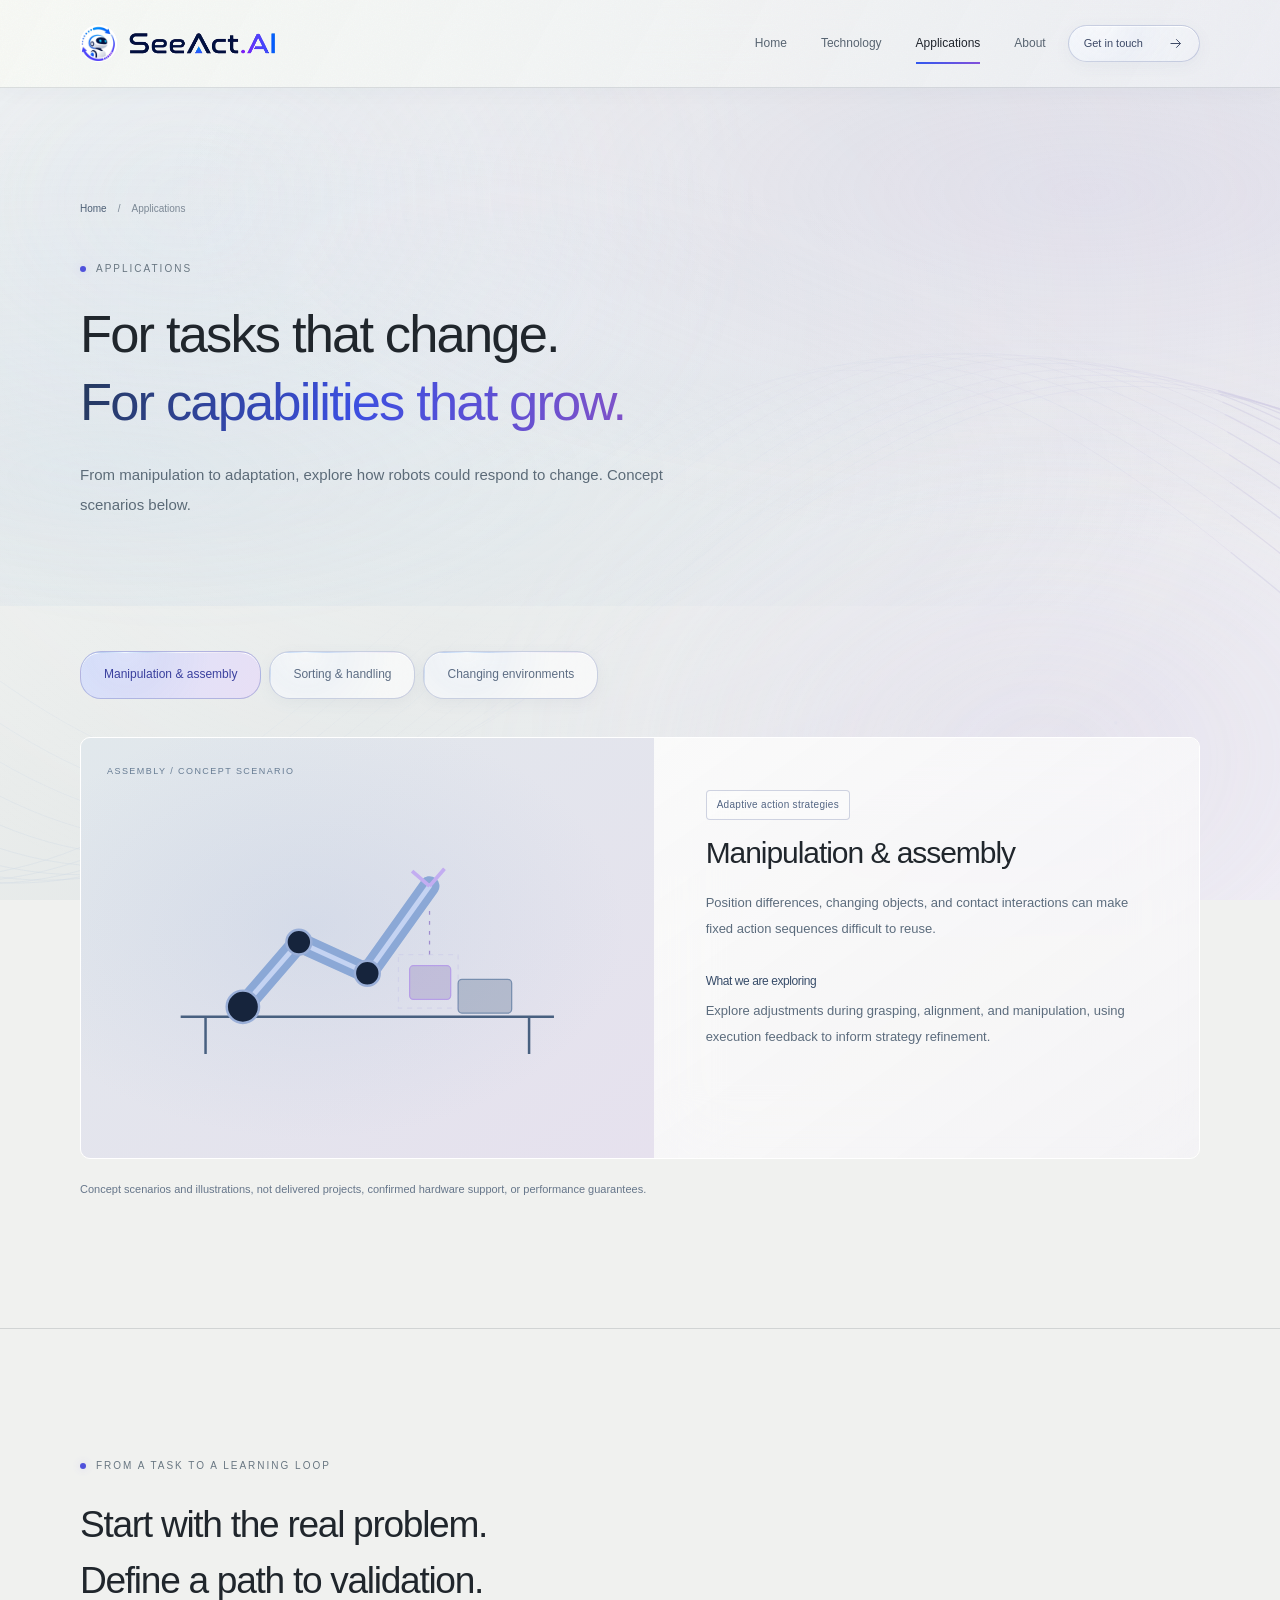
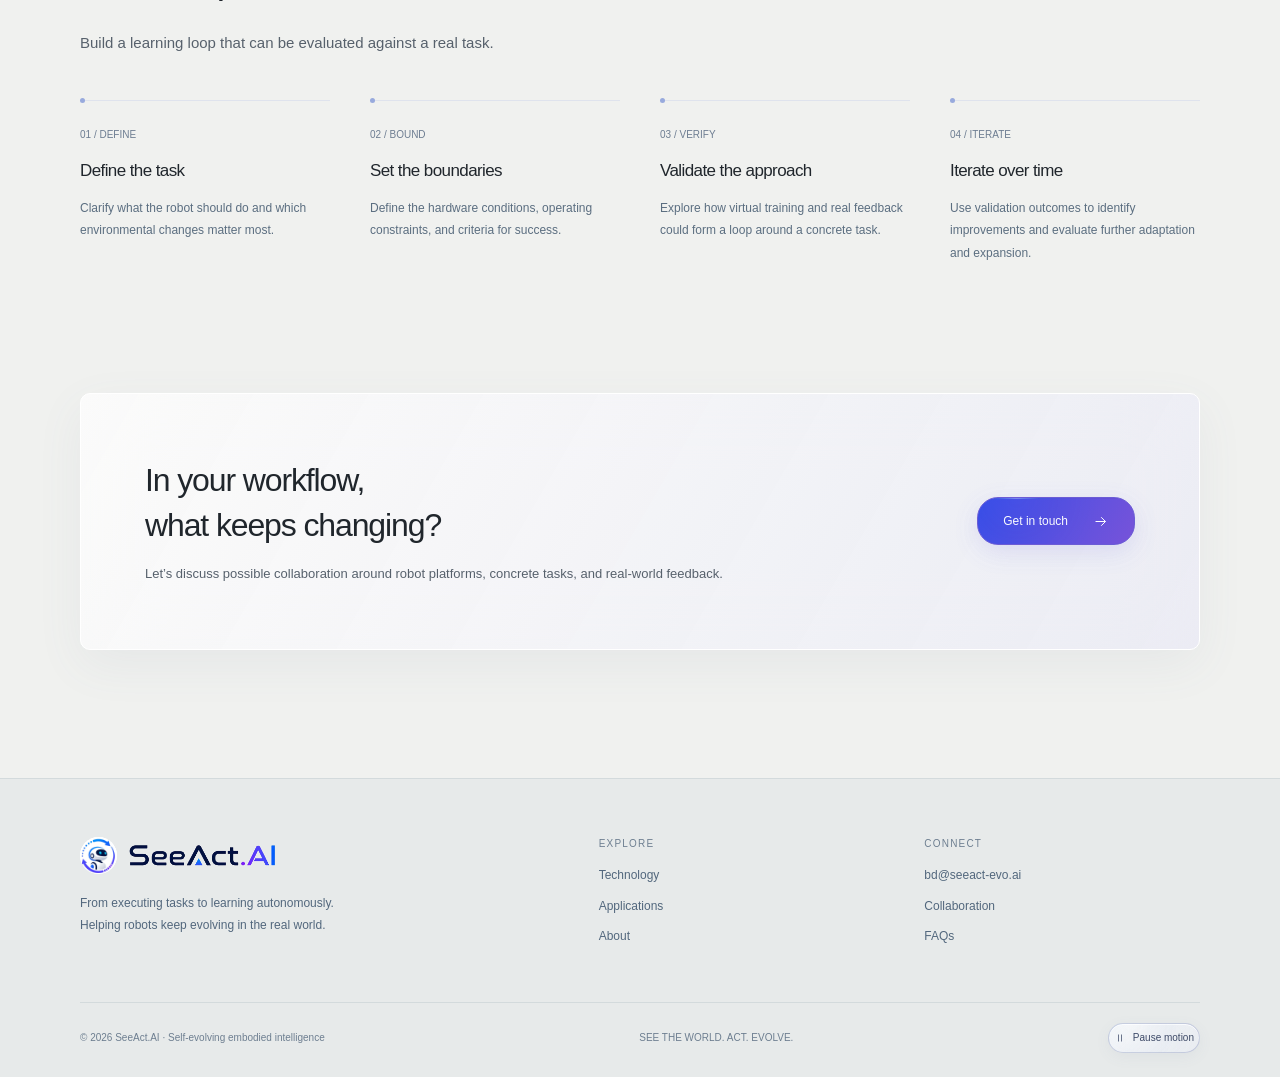
<file: scenarios.html>
<!doctype html><html lang="en"><head><meta charset="utf-8"><meta name="viewport" content="width=device-width,initial-scale=1,viewport-fit=cover"><title>Applications — SeeAct.AI</title><meta name="description" content="Explore potential applications of self-evolving embodied intelligence in manipulation, sorting, and changing environments."><meta name="theme-color" content="#eef0ef"><link rel="stylesheet" href="site.css"><link rel="icon" href="favicon.svg" type="image/svg+xml"></head><body class="experience-v2 ambient-page ambient-scenarios"><div class="ambient-field" aria-hidden="true"><div class="ambient-glow ambient-blue"></div><div class="ambient-glow ambient-violet"></div><svg class="ambient-ribbons" viewBox="0 0 1600 1000" fill="none" preserveAspectRatio="xMidYMid slice"><defs><linearGradient id="ambient-spectrum"><stop stop-color="#56a4fa"/><stop offset=".48" stop-color="#839ef4"/><stop offset="1" stop-color="#a078e6"/></linearGradient></defs><g stroke="url(#ambient-spectrum)" stroke-width=".7"><path id="ambient-strand-0" d="M-120 305.4 L-104 318.6 L-88 332.2 L-72 346.0 L-56 360.0 L-40 374.2 L-24 388.4 L-8 402.8 L8 417.2 L24 431.6 L40 445.8 L56 460.0 L72 474.0 L88 487.8 L104 501.4 L120 514.6 L136 527.5 L152 540.0 L168 552.1 L184 563.8 L200 574.9 L216 585.5 L232 595.5 L248 605.0 L264 613.8 L280 621.9 L296 629.4 L312 636.2 L328 642.2 L344 647.5 L360 652.1 L376 655.9 L392 659.0 L408 661.2 L424 662.7 L440 663.4 L456 663.4 L472 662.6 L488 661.0 L504 658.6 L520 655.6 L536 651.8 L552 647.3 L568 642.1 L584 636.3 L600 629.8 L616 622.8 L632 615.2 L648 607.0 L664 598.4 L680 589.3 L696 579.7 L712 569.8 L728 559.5 L744 548.9 L760 538.0 L776 526.9 L792 515.6 L808 504.2 L824 492.7 L840 481.1 L856 469.5 L872 458.0 L888 446.5 L904 435.1 L920 423.9 L936 413.0 L952 402.2 L968 391.8 L984 381.6 L1000 371.8 L1016 362.4 L1032 353.4 L1048 344.9 L1064 336.8 L1080 329.3 L1096 322.2 L1112 315.7 L1128 309.8 L1144 304.5 L1160 299.7 L1176 295.6 L1192 292.0 L1208 289.1 L1224 286.9 L1240 285.2 L1256 284.2 L1272 283.8 L1288 284.0 L1304 284.8 L1320 286.2 L1336 288.2 L1352 290.7 L1368 293.8 L1384 297.4 L1400 301.5 L1416 306.1 L1432 311.1 L1448 316.6 L1464 322.4 L1480 328.6 L1496 335.1 L1512 341.8 L1528 348.9 L1544 356.1 L1560 363.5 L1576 371.0 L1592 378.7 L1608 386.4 L1624 394.1 L1640 401.8 L1656 409.4 L1672 416.9 L1688 424.3 L1704 431.5 L1720 438.5 "/><use class="ambient-current" href="#ambient-strand-0" style="--flow-delay:0s"/><path id="ambient-strand-1" d="M-120 351.0 L-104 364.7 L-88 378.6 L-72 392.6 L-56 406.8 L-40 421.1 L-24 435.5 L-8 449.8 L8 464.1 L24 478.2 L40 492.3 L56 506.1 L72 519.7 L88 533.0 L104 546.0 L120 558.6 L136 570.8 L152 582.5 L168 593.8 L184 604.5 L200 614.7 L216 624.3 L232 633.3 L248 641.6 L264 649.2 L280 656.2 L296 662.4 L312 667.9 L328 672.6 L344 676.6 L360 679.8 L376 682.2 L392 683.8 L408 684.6 L424 684.7 L440 683.9 L456 682.4 L472 680.1 L488 677.1 L504 673.3 L520 668.8 L536 663.6 L552 657.7 L568 651.2 L584 644.0 L600 636.3 L616 628.0 L632 619.1 L648 609.7 L664 599.9 L680 589.7 L696 579.1 L712 568.1 L728 556.8 L744 545.3 L760 533.5 L776 521.6 L792 509.6 L808 497.5 L824 485.3 L840 473.2 L856 461.0 L872 449.0 L888 437.2 L904 425.5 L920 414.0 L936 402.8 L952 391.9 L968 381.3 L984 371.1 L1000 361.3 L1016 351.9 L1032 343.0 L1048 334.6 L1064 326.7 L1080 319.4 L1096 312.6 L1112 306.4 L1128 300.8 L1144 295.8 L1160 291.5 L1176 287.8 L1192 284.7 L1208 282.3 L1224 280.5 L1240 279.4 L1256 278.9 L1272 279.0 L1288 279.8 L1304 281.1 L1320 283.1 L1336 285.6 L1352 288.7 L1368 292.4 L1384 296.5 L1400 301.2 L1416 306.3 L1432 311.8 L1448 317.7 L1464 324.0 L1480 330.6 L1496 337.5 L1512 344.7 L1528 352.1 L1544 359.7 L1560 367.5 L1576 375.3 L1592 383.2 L1608 391.2 L1624 399.1 L1640 407.0 L1656 414.7 L1672 422.4 L1688 429.9 L1704 437.2 L1720 444.2 "/><use class="ambient-current" href="#ambient-strand-1" style="--flow-delay:-1.7s"/><path id="ambient-strand-2" d="M-120 397.2 L-104 411.1 L-88 425.1 L-72 439.2 L-56 453.4 L-40 467.5 L-24 481.7 L-8 495.8 L8 509.7 L24 523.5 L40 537.0 L56 550.3 L72 563.2 L88 575.8 L104 588.1 L120 599.8 L136 611.1 L152 621.9 L168 632.2 L184 641.8 L200 650.9 L216 659.3 L232 667.0 L248 674.1 L264 680.4 L280 686.0 L296 690.8 L312 694.9 L328 698.2 L344 700.7 L360 702.4 L376 703.3 L392 703.4 L408 702.8 L424 701.3 L440 699.1 L456 696.0 L472 692.3 L488 687.7 L504 682.5 L520 676.6 L536 669.9 L552 662.7 L568 654.8 L584 646.3 L600 637.3 L616 627.7 L632 617.6 L648 607.1 L664 596.2 L680 584.9 L696 573.3 L712 561.4 L728 549.2 L744 536.9 L760 524.4 L776 511.8 L792 499.1 L808 486.4 L824 473.7 L840 461.1 L856 448.6 L872 436.2 L888 424.1 L904 412.2 L920 400.6 L936 389.3 L952 378.3 L968 367.8 L984 357.7 L1000 348.0 L1016 338.8 L1032 330.2 L1048 322.1 L1064 314.5 L1080 307.6 L1096 301.2 L1112 295.5 L1128 290.4 L1144 285.9 L1160 282.2 L1176 279.0 L1192 276.6 L1208 274.8 L1224 273.6 L1240 273.2 L1256 273.3 L1272 274.2 L1288 275.6 L1304 277.6 L1320 280.3 L1336 283.5 L1352 287.3 L1368 291.6 L1384 296.4 L1400 301.7 L1416 307.4 L1432 313.6 L1448 320.1 L1464 327.0 L1480 334.2 L1496 341.6 L1512 349.3 L1528 357.2 L1544 365.2 L1560 373.4 L1576 381.6 L1592 389.9 L1608 398.2 L1624 406.4 L1640 414.5 L1656 422.6 L1672 430.4 L1688 438.1 L1704 445.5 L1720 452.7 "/><use class="ambient-current" href="#ambient-strand-2" style="--flow-delay:-3.4s"/><path id="ambient-strand-3" d="M-120 442.8 L-104 456.7 L-88 470.6 L-72 484.5 L-56 498.4 L-40 512.3 L-24 526.0 L-8 539.6 L8 553.0 L24 566.2 L40 579.0 L56 591.5 L72 603.7 L88 615.4 L104 626.7 L120 637.4 L136 647.7 L152 657.3 L168 666.4 L184 674.8 L200 682.6 L216 689.7 L232 696.1 L248 701.7 L264 706.6 L280 710.7 L296 714.1 L312 716.7 L328 718.4 L344 719.4 L360 719.6 L376 718.9 L392 717.5 L408 715.3 L424 712.3 L440 708.5 L456 704.0 L472 698.7 L488 692.7 L504 686.0 L520 678.7 L536 670.7 L552 662.1 L568 652.9 L584 643.1 L600 632.9 L616 622.2 L632 611.0 L648 599.4 L664 587.5 L680 575.3 L696 562.8 L712 550.0 L728 537.1 L744 524.1 L760 510.9 L776 497.7 L792 484.6 L808 471.4 L824 458.4 L840 445.5 L856 432.8 L872 420.3 L888 408.0 L904 396.1 L920 384.5 L936 373.3 L952 362.5 L968 352.1 L984 342.3 L1000 332.9 L1016 324.1 L1032 315.9 L1048 308.2 L1064 301.2 L1080 294.8 L1096 289.0 L1112 283.9 L1128 279.5 L1144 275.8 L1160 272.7 L1176 270.3 L1192 268.6 L1208 267.6 L1224 267.2 L1240 267.6 L1256 268.6 L1272 270.2 L1288 272.5 L1304 275.3 L1320 278.8 L1336 282.9 L1352 287.4 L1368 292.5 L1384 298.1 L1400 304.2 L1416 310.6 L1432 317.5 L1448 324.7 L1464 332.3 L1480 340.1 L1496 348.2 L1512 356.4 L1528 364.9 L1544 373.4 L1560 382.1 L1576 390.8 L1592 399.5 L1608 408.2 L1624 416.8 L1640 425.2 L1656 433.6 L1672 441.7 L1688 449.6 L1704 457.2 L1720 464.6 "/><use class="ambient-current" href="#ambient-strand-3" style="--flow-delay:-5.1s"/><path id="ambient-strand-4" d="M-120 486.8 L-104 500.4 L-88 514.0 L-72 527.5 L-56 541.0 L-40 554.3 L-24 567.5 L-8 580.4 L8 593.1 L24 605.4 L40 617.4 L56 629.0 L72 640.1 L88 650.8 L104 661.0 L120 670.6 L136 679.6 L152 688.0 L168 695.7 L184 702.8 L200 709.2 L216 714.9 L232 719.8 L248 723.9 L264 727.3 L280 729.9 L296 731.8 L312 732.8 L328 733.0 L344 732.4 L360 731.0 L376 728.8 L392 725.8 L408 722.0 L424 717.5 L440 712.2 L456 706.2 L472 699.5 L488 692.1 L504 684.0 L520 675.3 L536 666.0 L552 656.1 L568 645.7 L584 634.8 L600 623.5 L616 611.7 L632 599.5 L648 587.0 L664 574.3 L680 561.2 L696 548.0 L712 534.6 L728 521.1 L744 507.5 L760 493.9 L776 480.3 L792 466.8 L808 453.4 L824 440.2 L840 427.2 L856 414.4 L872 401.9 L888 389.8 L904 378.0 L920 366.6 L936 355.7 L952 345.2 L968 335.3 L984 325.9 L1000 317.0 L1016 308.8 L1032 301.1 L1048 294.1 L1064 287.8 L1080 282.1 L1096 277.1 L1112 272.8 L1128 269.2 L1144 266.3 L1160 264.1 L1176 262.6 L1192 261.9 L1208 261.8 L1224 262.4 L1240 263.7 L1256 265.6 L1272 268.2 L1288 271.4 L1304 275.2 L1320 279.6 L1336 284.6 L1352 290.1 L1368 296.1 L1384 302.6 L1400 309.5 L1416 316.8 L1432 324.4 L1448 332.4 L1464 340.7 L1480 349.3 L1496 358.0 L1512 366.9 L1528 376.0 L1544 385.1 L1560 394.3 L1576 403.6 L1592 412.7 L1608 421.8 L1624 430.8 L1640 439.7 L1656 448.3 L1672 456.7 L1688 464.9 L1704 472.8 L1720 480.3 "/><use class="ambient-current" href="#ambient-strand-4" style="--flow-delay:-6.8s"/><path id="ambient-strand-5" d="M-120 528.1 L-104 541.2 L-88 554.4 L-72 567.3 L-56 580.2 L-40 592.8 L-24 605.2 L-8 617.3 L8 629.1 L24 640.4 L40 651.4 L56 661.9 L72 671.9 L88 681.4 L104 690.3 L120 698.7 L136 706.3 L152 713.4 L168 719.7 L184 725.4 L200 730.3 L216 734.5 L232 737.9 L248 740.5 L264 742.3 L280 743.4 L296 743.6 L312 743.1 L328 741.7 L344 739.6 L360 736.6 L376 732.9 L392 728.4 L408 723.1 L424 717.1 L440 710.4 L456 703.0 L472 694.9 L488 686.1 L504 676.8 L520 666.8 L536 656.3 L552 645.3 L568 633.8 L584 621.9 L600 609.6 L616 596.9 L632 583.9 L648 570.7 L664 557.2 L680 543.5 L696 529.7 L712 515.8 L728 501.9 L744 487.9 L760 474.1 L776 460.3 L792 446.7 L808 433.2 L824 420.0 L840 407.1 L856 394.5 L872 382.2 L888 370.3 L904 358.9 L920 347.9 L936 337.5 L952 327.6 L968 318.2 L984 309.5 L1000 301.3 L1016 293.8 L1032 287.0 L1048 280.8 L1064 275.3 L1080 270.6 L1096 266.5 L1112 263.2 L1128 260.6 L1144 258.7 L1160 257.5 L1176 257.1 L1192 257.4 L1208 258.4 L1224 260.1 L1240 262.4 L1256 265.4 L1272 269.1 L1288 273.4 L1304 278.2 L1320 283.7 L1336 289.7 L1352 296.2 L1368 303.1 L1384 310.6 L1400 318.4 L1416 326.6 L1432 335.1 L1448 343.9 L1464 353.0 L1480 362.3 L1496 371.8 L1512 381.4 L1528 391.1 L1544 400.9 L1560 410.7 L1576 420.4 L1592 430.1 L1608 439.6 L1624 449.0 L1640 458.2 L1656 467.2 L1672 475.9 L1688 484.3 L1704 492.4 L1720 500.1 "/><use class="ambient-current" href="#ambient-strand-5" style="--flow-delay:-8.5s"/><path id="ambient-strand-6" d="M-120 565.9 L-104 578.4 L-88 590.9 L-72 603.2 L-56 615.2 L-40 627.0 L-24 638.5 L-8 649.6 L8 660.3 L24 670.6 L40 680.4 L56 689.8 L72 698.5 L88 706.7 L104 714.3 L120 721.3 L136 727.6 L152 733.2 L168 738.1 L184 742.3 L200 745.7 L216 748.3 L232 750.2 L248 751.3 L264 751.6 L280 751.1 L296 749.8 L312 747.7 L328 744.8 L344 741.1 L360 736.7 L376 731.5 L392 725.5 L408 718.8 L424 711.5 L440 703.4 L456 694.7 L472 685.3 L488 675.4 L504 664.9 L520 653.8 L536 642.3 L552 630.3 L568 617.9 L584 605.1 L600 592.0 L616 578.6 L632 564.9 L648 551.1 L664 537.1 L680 523.0 L696 508.8 L712 494.6 L728 480.5 L744 466.4 L760 452.5 L776 438.7 L792 425.2 L808 411.9 L824 398.9 L840 386.3 L856 374.0 L872 362.2 L888 350.8 L904 340.0 L920 329.6 L936 319.9 L952 310.7 L968 302.1 L984 294.2 L1000 286.9 L1016 280.4 L1032 274.5 L1048 269.3 L1064 264.9 L1080 261.2 L1096 258.3 L1112 256.1 L1128 254.6 L1144 253.9 L1160 253.9 L1176 254.7 L1192 256.1 L1208 258.3 L1224 261.2 L1240 264.7 L1256 268.9 L1272 273.7 L1288 279.2 L1304 285.2 L1320 291.7 L1336 298.8 L1352 306.4 L1368 314.4 L1384 322.8 L1400 331.6 L1416 340.7 L1432 350.1 L1448 359.8 L1464 369.7 L1480 379.8 L1496 390.0 L1512 400.3 L1528 410.7 L1544 421.1 L1560 431.4 L1576 441.6 L1592 451.8 L1608 461.7 L1624 471.5 L1640 481.0 L1656 490.3 L1672 499.2 L1688 507.8 L1704 516.1 L1720 523.9 "/><use class="ambient-current" href="#ambient-strand-6" style="--flow-delay:-10.2s"/><path id="ambient-strand-7" d="M-120 599.5 L-104 611.3 L-88 622.9 L-72 634.4 L-56 645.5 L-40 656.3 L-24 666.8 L-8 676.8 L8 686.4 L24 695.5 L40 704.1 L56 712.2 L72 719.7 L88 726.5 L104 732.8 L120 738.3 L136 743.2 L152 747.3 L168 750.8 L184 753.4 L200 755.4 L216 756.5 L232 756.9 L248 756.4 L264 755.2 L280 753.2 L296 750.4 L312 746.9 L328 742.5 L344 737.4 L360 731.6 L376 725.0 L392 717.7 L408 709.8 L424 701.1 L440 691.8 L456 682.0 L472 671.5 L488 660.5 L504 649.0 L520 637.0 L536 624.6 L552 611.8 L568 598.7 L584 585.2 L600 571.5 L616 557.6 L632 543.5 L648 529.3 L664 515.0 L680 500.7 L696 486.3 L712 472.1 L728 458.0 L744 444.0 L760 430.2 L776 416.7 L792 403.4 L808 390.5 L824 378.0 L840 365.8 L856 354.2 L872 343.0 L888 332.3 L904 322.2 L920 312.7 L936 303.8 L952 295.6 L968 288.0 L984 281.1 L1000 274.9 L1016 269.5 L1032 264.7 L1048 260.8 L1064 257.5 L1080 255.1 L1096 253.4 L1112 252.4 L1128 252.2 L1144 252.8 L1160 254.1 L1176 256.2 L1192 258.9 L1208 262.4 L1224 266.5 L1240 271.3 L1256 276.8 L1272 282.8 L1288 289.5 L1304 296.7 L1320 304.4 L1336 312.6 L1352 321.2 L1368 330.3 L1384 339.8 L1400 349.5 L1416 359.6 L1432 369.9 L1448 380.5 L1464 391.2 L1480 402.0 L1496 413.0 L1512 423.9 L1528 434.9 L1544 445.8 L1560 456.6 L1576 467.3 L1592 477.9 L1608 488.2 L1624 498.3 L1640 508.1 L1656 517.6 L1672 526.7 L1688 535.4 L1704 543.8 L1720 551.6 "/><use class="ambient-current" href="#ambient-strand-7" style="--flow-delay:-11.9s"/><path id="ambient-strand-8" d="M-120 628.4 L-104 639.4 L-88 650.1 L-72 660.6 L-56 670.7 L-40 680.5 L-24 689.8 L-8 698.8 L8 707.2 L24 715.1 L40 722.4 L56 729.2 L72 735.3 L88 740.8 L104 745.7 L120 749.8 L136 753.3 L152 756.0 L168 758.0 L184 759.2 L200 759.7 L216 759.3 L232 758.3 L248 756.4 L264 753.7 L280 750.3 L296 746.1 L312 741.2 L328 735.5 L344 729.1 L360 722.0 L376 714.2 L392 705.7 L408 696.6 L424 686.9 L440 676.6 L456 665.7 L472 654.3 L488 642.5 L504 630.2 L520 617.4 L536 604.4 L552 591.0 L568 577.3 L584 563.4 L600 549.3 L616 535.1 L632 520.7 L648 506.4 L664 492.0 L680 477.7 L696 463.4 L712 449.3 L728 435.4 L744 421.7 L760 408.3 L776 395.2 L792 382.5 L808 370.2 L824 358.3 L840 346.9 L856 336.1 L872 325.7 L888 316.0 L904 306.8 L920 298.4 L936 290.5 L952 283.4 L968 277.0 L984 271.3 L1000 266.3 L1016 262.1 L1032 258.7 L1048 256.0 L1064 254.1 L1080 253.0 L1096 252.6 L1112 253.1 L1128 254.3 L1144 256.2 L1160 258.9 L1176 262.3 L1192 266.5 L1208 271.3 L1224 276.8 L1240 282.9 L1256 289.6 L1272 296.9 L1288 304.8 L1304 313.2 L1320 322.1 L1336 331.4 L1352 341.2 L1368 351.3 L1384 361.7 L1400 372.5 L1416 383.5 L1432 394.6 L1448 406.0 L1464 417.5 L1480 429.0 L1496 440.6 L1512 452.1 L1528 463.6 L1544 475.0 L1560 486.3 L1576 497.4 L1592 508.3 L1608 518.9 L1624 529.2 L1640 539.1 L1656 548.7 L1672 557.9 L1688 566.7 L1704 575.0 L1720 582.8 "/><use class="ambient-current" href="#ambient-strand-8" style="--flow-delay:-13.6s"/><path id="ambient-strand-9" d="M-120 652.3 L-104 662.4 L-88 672.2 L-72 681.7 L-56 690.8 L-40 699.5 L-24 707.7 L-8 715.4 L8 722.6 L24 729.3 L40 735.4 L56 740.9 L72 745.7 L88 749.9 L104 753.4 L120 756.1 L136 758.2 L152 759.5 L168 760.1 L184 760.0 L200 759.1 L216 757.4 L232 754.9 L248 751.7 L264 747.8 L280 743.0 L296 737.6 L312 731.4 L328 724.6 L344 717.0 L360 708.8 L376 699.9 L392 690.4 L408 680.3 L424 669.7 L440 658.5 L456 646.8 L472 634.7 L488 622.2 L504 609.3 L520 596.1 L536 582.5 L552 568.7 L568 554.8 L584 540.6 L600 526.4 L616 512.1 L632 497.7 L648 483.4 L664 469.2 L680 455.1 L696 441.1 L712 427.4 L728 414.0 L744 400.8 L760 388.0 L776 375.6 L792 363.6 L808 352.1 L824 341.1 L840 330.6 L856 320.7 L872 311.4 L888 302.8 L904 294.8 L920 287.5 L936 280.9 L952 275.0 L968 269.9 L984 265.5 L1000 261.9 L1016 259.1 L1032 257.1 L1048 255.8 L1064 255.4 L1080 255.7 L1096 256.8 L1112 258.7 L1128 261.4 L1144 264.8 L1160 268.9 L1176 273.7 L1192 279.3 L1208 285.4 L1224 292.3 L1240 299.7 L1256 307.8 L1272 316.4 L1288 325.5 L1304 335.0 L1320 345.1 L1336 355.5 L1352 366.3 L1368 377.4 L1384 388.8 L1400 400.4 L1416 412.2 L1432 424.2 L1448 436.3 L1464 448.4 L1480 460.6 L1496 472.7 L1512 484.8 L1528 496.7 L1544 508.5 L1560 520.1 L1576 531.4 L1592 542.5 L1608 553.2 L1624 563.6 L1640 573.6 L1656 583.2 L1672 592.4 L1688 601.0 L1704 609.2 L1720 616.8 "/><use class="ambient-current" href="#ambient-strand-9" style="--flow-delay:-15.299999999999999s"/><path id="ambient-strand-10" d="M-120 671.4 L-104 680.5 L-88 689.3 L-72 697.8 L-56 705.8 L-40 713.4 L-24 720.5 L-8 727.1 L8 733.1 L24 738.5 L40 743.4 L56 747.6 L72 751.2 L88 754.1 L104 756.3 L120 757.7 L136 758.5 L152 758.6 L168 757.9 L184 756.4 L200 754.2 L216 751.3 L232 747.6 L248 743.2 L264 738.1 L280 732.2 L296 725.7 L312 718.4 L328 710.5 L344 702.0 L360 692.8 L376 683.0 L392 672.7 L408 661.9 L424 650.5 L440 638.7 L456 626.4 L472 613.8 L488 600.8 L504 587.5 L520 574.0 L536 560.2 L552 546.3 L568 532.2 L584 518.1 L600 503.9 L616 489.7 L632 475.6 L648 461.6 L664 447.7 L680 434.1 L696 420.6 L712 407.5 L728 394.7 L744 382.3 L760 370.3 L776 358.7 L792 347.7 L808 337.1 L824 327.2 L840 317.8 L856 309.1 L872 301.0 L888 293.6 L904 286.9 L920 280.9 L936 275.7 L952 271.2 L968 267.5 L984 264.6 L1000 262.5 L1016 261.1 L1032 260.6 L1048 260.9 L1064 261.9 L1080 263.8 L1096 266.4 L1112 269.8 L1128 273.9 L1144 278.8 L1160 284.4 L1176 290.6 L1192 297.6 L1208 305.1 L1224 313.3 L1240 322.1 L1256 331.4 L1272 341.2 L1288 351.4 L1304 362.1 L1320 373.2 L1336 384.7 L1352 396.5 L1368 408.5 L1384 420.7 L1400 433.2 L1416 445.7 L1432 458.4 L1448 471.1 L1464 483.7 L1480 496.4 L1496 508.9 L1512 521.4 L1528 533.6 L1544 545.6 L1560 557.4 L1576 568.8 L1592 580.0 L1608 590.7 L1624 601.0 L1640 610.9 L1656 620.4 L1672 629.3 L1688 637.7 L1704 645.5 L1720 652.7 "/><use class="ambient-current" href="#ambient-strand-10" style="--flow-delay:-17s"/><path id="ambient-strand-11" d="M-120 685.6 L-104 693.8 L-88 701.7 L-72 709.1 L-56 716.1 L-40 722.6 L-24 728.6 L-8 734.1 L8 739.0 L24 743.3 L40 747.0 L56 750.0 L72 752.4 L88 754.1 L104 755.1 L120 755.4 L136 755.0 L152 753.8 L168 752.0 L184 749.4 L200 746.0 L216 742.0 L232 737.3 L248 731.8 L264 725.6 L280 718.8 L296 711.3 L312 703.2 L328 694.4 L344 685.1 L360 675.2 L376 664.7 L392 653.8 L408 642.3 L424 630.5 L440 618.2 L456 605.6 L472 592.7 L488 579.5 L504 566.0 L520 552.4 L536 538.6 L552 524.7 L568 510.8 L584 496.8 L600 482.9 L616 469.1 L632 455.4 L648 441.9 L664 428.7 L680 415.7 L696 403.0 L712 390.6 L728 378.7 L744 367.2 L760 356.1 L776 345.6 L792 335.7 L808 326.3 L824 317.5 L840 309.4 L856 301.9 L872 295.2 L888 289.2 L904 283.9 L920 279.4 L936 275.6 L952 272.6 L968 270.4 L984 269.0 L1000 268.5 L1016 268.7 L1032 269.7 L1048 271.5 L1064 274.1 L1080 277.5 L1096 281.6 L1112 286.5 L1128 292.1 L1144 298.5 L1160 305.5 L1176 313.1 L1192 321.4 L1208 330.3 L1224 339.8 L1240 349.8 L1256 360.3 L1272 371.2 L1288 382.6 L1304 394.3 L1320 406.4 L1336 418.7 L1352 431.4 L1368 444.2 L1384 457.2 L1400 470.2 L1416 483.4 L1432 496.6 L1448 509.7 L1464 522.8 L1480 535.8 L1496 548.6 L1512 561.2 L1528 573.6 L1544 585.7 L1560 597.5 L1576 608.9 L1592 619.9 L1608 630.4 L1624 640.5 L1640 650.2 L1656 659.2 L1672 667.8 L1688 675.7 L1704 683.0 L1720 689.8 "/><use class="ambient-current" href="#ambient-strand-11" style="--flow-delay:-18.7s"/></g><g class="ambient-dust" fill="#abc5fc"><circle cx="93" cy="49" r="1.5"/><circle cx="400" cy="222" r="0.8"/><circle cx="707" cy="395" r="0.8"/><circle cx="1014" cy="568" r="1.5"/><circle cx="1321" cy="741" r="0.8"/><circle cx="28" cy="914" r="0.8"/><circle cx="335" cy="87" r="1.5"/><circle cx="642" cy="260" r="0.8"/><circle cx="949" cy="433" r="0.8"/><circle cx="1256" cy="606" r="1.5"/><circle cx="1563" cy="779" r="0.8"/><circle cx="270" cy="952" r="0.8"/><circle cx="577" cy="125" r="1.5"/><circle cx="884" cy="298" r="0.8"/><circle cx="1191" cy="471" r="0.8"/><circle cx="1498" cy="644" r="1.5"/><circle cx="205" cy="817" r="0.8"/><circle cx="512" cy="990" r="0.8"/><circle cx="819" cy="163" r="1.5"/><circle cx="1126" cy="336" r="0.8"/><circle cx="1433" cy="509" r="0.8"/><circle cx="140" cy="682" r="1.5"/><circle cx="447" cy="855" r="0.8"/><circle cx="754" cy="28" r="0.8"/><circle cx="1061" cy="201" r="1.5"/><circle cx="1368" cy="374" r="0.8"/><circle cx="75" cy="547" r="0.8"/><circle cx="382" cy="720" r="1.5"/></g></svg></div><canvas class="cursor-trail" aria-hidden="true"></canvas><header class="topbar"><div class="container header-inner"><a class="logo" href="index.html" aria-label="SeeAct.AI home"><svg class="logo-symbol" viewBox="300 150 700 700" aria-hidden="true"><image href="seeact-logo.jpg" width="1280" height="1280"/></svg><svg class="wordmark" viewBox="65 880 1150 180" aria-hidden="true"><defs><filter id="ink-z1z3t" color-interpolation-filters="sRGB"><feColorMatrix type="matrix" values="1 0 0 0 0 0 1 0 0 0 0 0 1 0 0 -1 -1 -1 0 3"/></filter></defs><image filter="url(#ink-z1z3t)" href="seeact-logo.jpg" width="1280" height="1280"/></svg></a><nav class="nav" id="site-nav" aria-label="Main navigation"><a href="index.html" >Home</a><a href="technology.html" >Technology</a><a href="scenarios.html" aria-current="page">Applications</a><a href="about.html" >About</a></nav><a class="btn btn-secondary header-cta" href="about.html#cooperation">Get in touch <svg viewBox="0 0 24 24" fill="none" stroke="currentColor" stroke-width="1.4" aria-hidden="true"><path d="M5 12h14m-6-6 6 6-6 6"/></svg></a><button class="burger" aria-controls="site-nav" aria-expanded="false" aria-label="Open menu"><span></span><span></span><span></span></button></div></header><main id="main">
<section class="page-hero"><div class="container"><div class="breadcrumbs"><a href="index.html">Home</a><span>/</span><span>Applications</span></div><div class="eyebrow">APPLICATIONS</div><h1>For tasks that change.<br><span class="gradient">For capabilities that grow.</span></h1><p class="intro">From manipulation to adaptation, explore how robots could respond to change. Concept scenarios below.</p></div></section>
<section class="section" style="padding-top:45px"><div class="container" data-scenarios><div class="scenario-tabs" role="tablist" aria-label="Applications"><button role="tab" id="tab-assembly" aria-controls="scene-assembly" aria-selected="true" tabindex="0" data-scene="assembly">Manipulation &amp; assembly</button><button role="tab" id="tab-sorting" aria-controls="scene-sorting" aria-selected="false" tabindex="-1" data-scene="sorting">Sorting &amp; handling</button><button role="tab" id="tab-adaptation" aria-controls="scene-adaptation" aria-selected="false" tabindex="-1" data-scene="adaptation">Changing environments</button></div><div id="scene-assembly" class="scenario-stage" role="tabpanel" aria-labelledby="tab-assembly" tabindex="0" ><div class="illustration"><span class="scene-label">ASSEMBLY / CONCEPT SCENARIO</span><svg viewBox="0 0 420 240" fill="none" role="img" aria-label="Concept illustration of robotic manipulation and assembly"><path d="M60 175h300M80 175v30M340 175v30" stroke="#486080" stroke-width="2"/><path d="m110 167 45-52 55 25 50-70" stroke="#8ba8d6" stroke-width="16" stroke-linecap="round" stroke-linejoin="round"/><path d="m110 167 45-52 55 25 50-70" stroke="#c4d3f2" stroke-width="4" stroke-linecap="round"/><g fill="#16243c" stroke="#9aafd8" stroke-width="2"><circle cx="110" cy="167" r="13"/><circle cx="155" cy="115" r="10"/><circle cx="210" cy="140" r="10"/></g><path d="m260 70 12-14m-12 14-14-12" stroke="#c3adf1" stroke-width="3"/><path d="M260 90v40" stroke="#9f8dcd" stroke-dasharray="3 5"/><rect x="244" y="134" width="33" height="27" rx="3" fill="#7463a944" stroke="#b69ee7"/><rect x="283" y="145" width="43" height="27" rx="3" fill="#354e7544" stroke="#778eae"/><path d="M235 125h48v43h-48Z" stroke="#a6a0e22e" stroke-dasharray="4 4" fill="none"/></svg></div><div class="scenario-description"><span class="tag">Adaptive action strategies</span><h2>Manipulation &amp; assembly</h2><p>Position differences, changing objects, and contact interactions can make fixed action sequences difficult to reuse.</p><h3>What we are exploring</h3><p>Explore adjustments during grasping, alignment, and manipulation, using execution feedback to inform strategy refinement.</p></div></div><div id="scene-sorting" class="scenario-stage" role="tabpanel" aria-labelledby="tab-sorting" tabindex="0" hidden><div class="illustration"><span class="scene-label">SORTING / CONCEPT SCENARIO</span><svg viewBox="0 0 420 240" fill="none" role="img" aria-label="Concept illustration of sorting and handling objects"><path d="M55 145h305v43H55Z" fill="#132037" stroke="#60779d"/><path d="M55 166h305" stroke="#526589" stroke-dasharray="9 12"/><g fill="#334d7744" stroke="#91abd8"><rect x="80" y="109" width="36" height="35" rx="3"/><rect x="144" y="111" width="34" height="32" rx="3"/><rect x="270" y="109" width="36" height="35" rx="3"/></g><path d="m220 79 20 12v24l-20 12-20-12V91Z" fill="#7761b14d" stroke="#baa4ec"/><path d="M220 79v-32h99v43" fill="none" stroke="#b0a2da" stroke-dasharray="4 5"/><path d="m313 84 6 6 6-6" fill="none" stroke="#b0a2da"/><path d="M190 69h60v67h-60Z" fill="none" stroke="#869dd64d" stroke-dasharray="4 4"/><g fill="#7289af"><circle cx="70" cy="194" r="4"/><circle cx="345" cy="194" r="4"/></g></svg></div><div class="scenario-description"><span class="tag">Handling changing objects</span><h2>Sorting &amp; handling</h2><p>As object poses, placement, and task order change, robots need to reassess and replan.</p><h3>What we are exploring</h3><p>Explore connections between perception, action selection, and real feedback to adapt to changing sorting and handling tasks.</p></div></div><div id="scene-adaptation" class="scenario-stage" role="tabpanel" aria-labelledby="tab-adaptation" tabindex="0" hidden><div class="illustration"><span class="scene-label">ADAPTATION / CONCEPT SCENARIO</span><svg viewBox="0 0 420 240" fill="none" role="img" aria-label="Concept illustration of a robot adapting its path around obstacles"><path d="M65 205 110 40h200l45 165Z" fill="#10203a44" stroke="#4b5c7b"/><path d="M99 78h223M88 119h246M76 161h269M160 40l-25 165M260 40l25 165" stroke="#52648330"/><rect x="150" y="88" width="43" height="29" rx="3" fill="#3e527766" stroke="#7c91b6"/><rect x="243" y="145" width="44" height="27" rx="3" fill="#59437366" stroke="#a88cc4"/><path d="M118 184q88-3 91-63t83-65" stroke="#a7baff" stroke-width="2" stroke-dasharray="5 5" fill="none"/><path d="m285 54 9 1-3 9" stroke="#adbbff" fill="none"/><circle cx="118" cy="184" r="13" fill="#384d7e" stroke="#b2c5ee"/><circle cx="118" cy="184" r="4" fill="#bbd0ff"/><circle cx="118" cy="184" r="23" fill="none" stroke="#7d9bd23d"/></svg></div><div class="scenario-description"><span class="tag">Adapting to tasks and environments</span><h2>Changing environments</h2><p>Changes to layouts, obstacles, and goals can require new paths or adjustments to fixed strategies.</p><h3>What we are exploring</h3><p>Start from a new environment or task, explore feasible actions, and revise the plan based on execution outcomes.</p></div></div><p class="note" style="margin-top:20px">Concept scenarios and illustrations, not delivered projects, confirmed hardware support, or performance guarantees.</p></div></section>
<section class="section section-line"><div class="container"><div class="eyebrow">FROM A TASK TO A LEARNING LOOP</div><h2 class="section-title">Start with the real problem.<br>Define a path to validation.</h2><p class="section-intro">Build a learning loop that can be evaluated against a real task.</p><div class="journey"><article class="journey-item"><span class="index">01 / DEFINE</span><h3>Define the task</h3><p>Clarify what the robot should do and which environmental changes matter most.</p></article><article class="journey-item"><span class="index">02 / BOUND</span><h3>Set the boundaries</h3><p>Define the hardware conditions, operating constraints, and criteria for success.</p></article><article class="journey-item"><span class="index">03 / VERIFY</span><h3>Validate the approach</h3><p>Explore how virtual training and real feedback could form a loop around a concrete task.</p></article><article class="journey-item"><span class="index">04 / ITERATE</span><h3>Iterate over time</h3><p>Use validation outcomes to identify improvements and evaluate further adaptation and expansion.</p></article></div></div></section>
<section class="section" style="padding-top:0"><div class="container"><div class="vision-strip"><div><h2>In your workflow,<br>what keeps changing?</h2><p>Let’s discuss possible collaboration around robot platforms, concrete tasks, and real-world feedback.</p></div><a class="btn btn-primary" href="mailto:bd@seeact-evo.ai?subject=SeeAct.AI%20Partnership%20Inquiry">Get in touch <svg viewBox="0 0 24 24" fill="none" stroke="currentColor" stroke-width="1.4" aria-hidden="true"><path d="M5 12h14m-6-6 6 6-6 6"/></svg></a></div></div></section></main><footer class="site-footer"><div class="container"><div class="footer-top"><div class="footer-brand"><a class="logo" href="index.html" aria-label="SeeAct.AI home"><svg class="logo-symbol" viewBox="300 150 700 700" aria-hidden="true"><image href="seeact-logo.jpg" width="1280" height="1280"/></svg><svg class="wordmark" viewBox="65 880 1150 180" aria-hidden="true"><defs><filter id="ink-xluwf" color-interpolation-filters="sRGB"><feColorMatrix type="matrix" values="1 0 0 0 0 0 1 0 0 0 0 0 1 0 0 -1 -1 -1 0 3"/></filter></defs><image filter="url(#ink-xluwf)" href="seeact-logo.jpg" width="1280" height="1280"/></svg></a><p>From executing tasks to learning autonomously.<br>Helping robots keep evolving in the real world.</p></div><div class="footer-col"><h3>EXPLORE</h3><a href="technology.html">Technology</a><a href="scenarios.html">Applications</a><a href="about.html">About</a></div><div class="footer-col"><h3>CONNECT</h3><a href="mailto:bd@seeact-evo.ai">bd@seeact-evo.ai</a><a href="about.html#cooperation">Collaboration</a><a href="about.html#faq">FAQs</a></div></div><div class="footer-bottom"><span>© 2026 SeeAct.AI · Self-evolving embodied intelligence</span><span>SEE THE WORLD. ACT. EVOLVE.</span><button class="motion-button" id="motion-toggle" aria-pressed="false"><svg viewBox="0 0 24 24" fill="none" stroke="currentColor" stroke-width="1.5" aria-hidden="true"><path d="M9 5v14M15 5v14"/></svg><span>Pause motion</span></button></div></div></footer><button hidden class="demo-fab glass" data-open-demo aria-label="Open concept demo"><span class="play-triangle" aria-hidden="true"></span><span>Concept demo</span></button><dialog id="concept-demo" class="concept-dialog glass" aria-labelledby="demo-title"><div class="dialog-heading"><span class="eyebrow">SEEACT / CONCEPT EXPERIENCE</span><button class="dialog-close" aria-label="Close demo">×</button></div><h2 id="demo-title">How does one action become the next lesson?</h2><p class="dialog-intro">Explore four stages connecting virtual training and real feedback.</p><div class="demo-layout"><div class="demo-visual"><div class="demo-art"><svg viewBox="0 0 420 240" fill="none" role="img" aria-label="Concept illustration of robotic manipulation and assembly"><path d="M60 175h300M80 175v30M340 175v30" stroke="#486080" stroke-width="2"/><path d="m110 167 45-52 55 25 50-70" stroke="#8ba8d6" stroke-width="16" stroke-linecap="round" stroke-linejoin="round"/><path d="m110 167 45-52 55 25 50-70" stroke="#c4d3f2" stroke-width="4" stroke-linecap="round"/><g fill="#16243c" stroke="#9aafd8" stroke-width="2"><circle cx="110" cy="167" r="13"/><circle cx="155" cy="115" r="10"/><circle cx="210" cy="140" r="10"/></g><path d="m260 70 12-14m-12 14-14-12" stroke="#c3adf1" stroke-width="3"/><path d="M260 90v40" stroke="#9f8dcd" stroke-dasharray="3 5"/><rect x="244" y="134" width="33" height="27" rx="3" fill="#7463a944" stroke="#b69ee7"/><rect x="283" y="145" width="43" height="27" rx="3" fill="#354e7544" stroke="#778eae"/><path d="M235 125h48v43h-48Z" stroke="#a6a0e22e" stroke-dasharray="4 4" fill="none"/></svg></div><div class="demo-reticle" aria-hidden="true"></div><div class="demo-state glass"><span class="status-dot"></span><span data-demo-label>Explore</span></div></div><div class="demo-explanation"><div class="demo-counter">01 <span>/ 04</span></div><h3 data-demo-heading>Define the goal. Explore possibilities.</h3><p data-demo-text>Start with the task goal and explore possible courses of action.</p><div class="demo-progress" aria-hidden="true"><i class="active"></i><i></i><i></i><i></i></div><div class="demo-controls"><button class="btn btn-secondary" data-demo-prev disabled>Previous</button><button class="btn btn-primary" data-demo-next>Next <svg viewBox="0 0 24 24" fill="none" stroke="currentColor" stroke-width="1.5" aria-hidden="true"><path d="M5 12h14m-6-6 6 6-6 6"/></svg></button></div></div></div><p class="note">Interactive concept only, not a physical robot demonstration or performance result.</p></dialog><script src="i18n.js"></script><script src="site.js"></script><script src="experience.js"></script><script src="particle-field.js"></script><script src="specular-buttons.js"></script><script src="ambient-motion.js"></script></body></html>
</file>
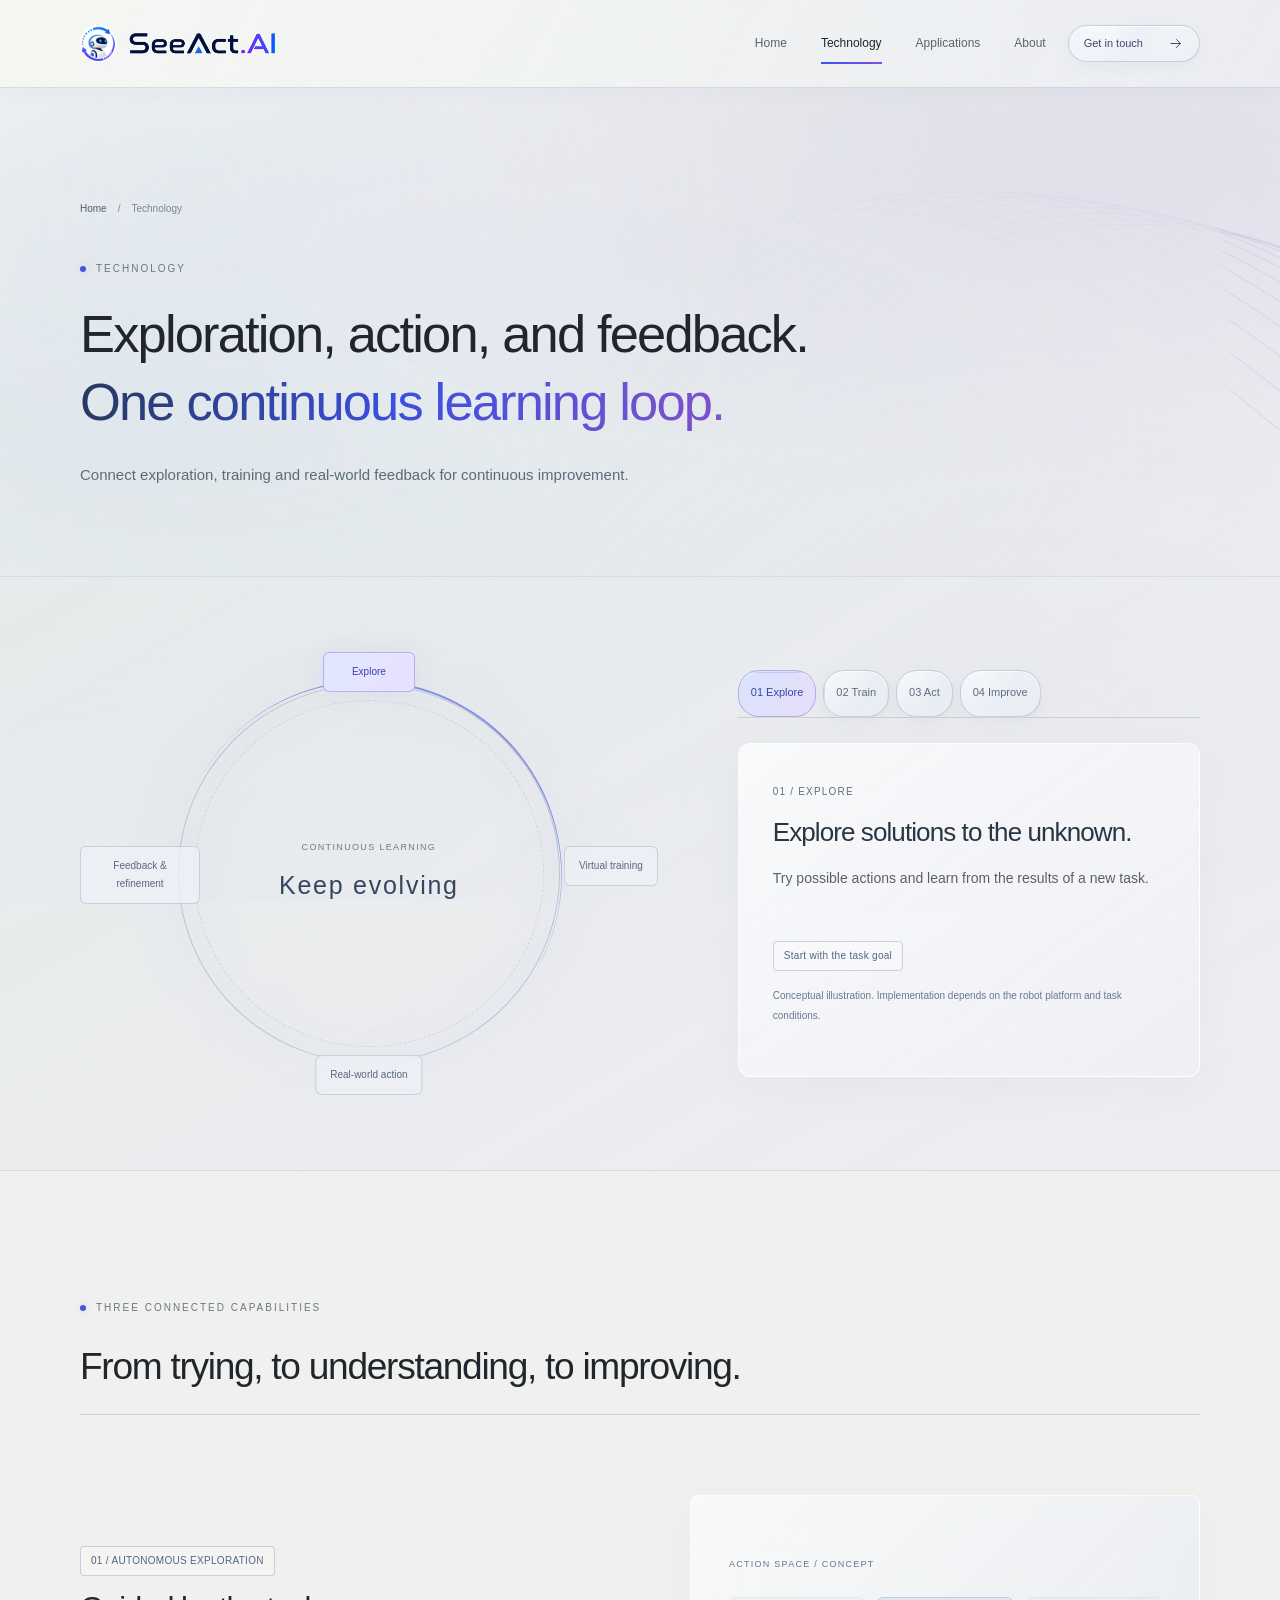
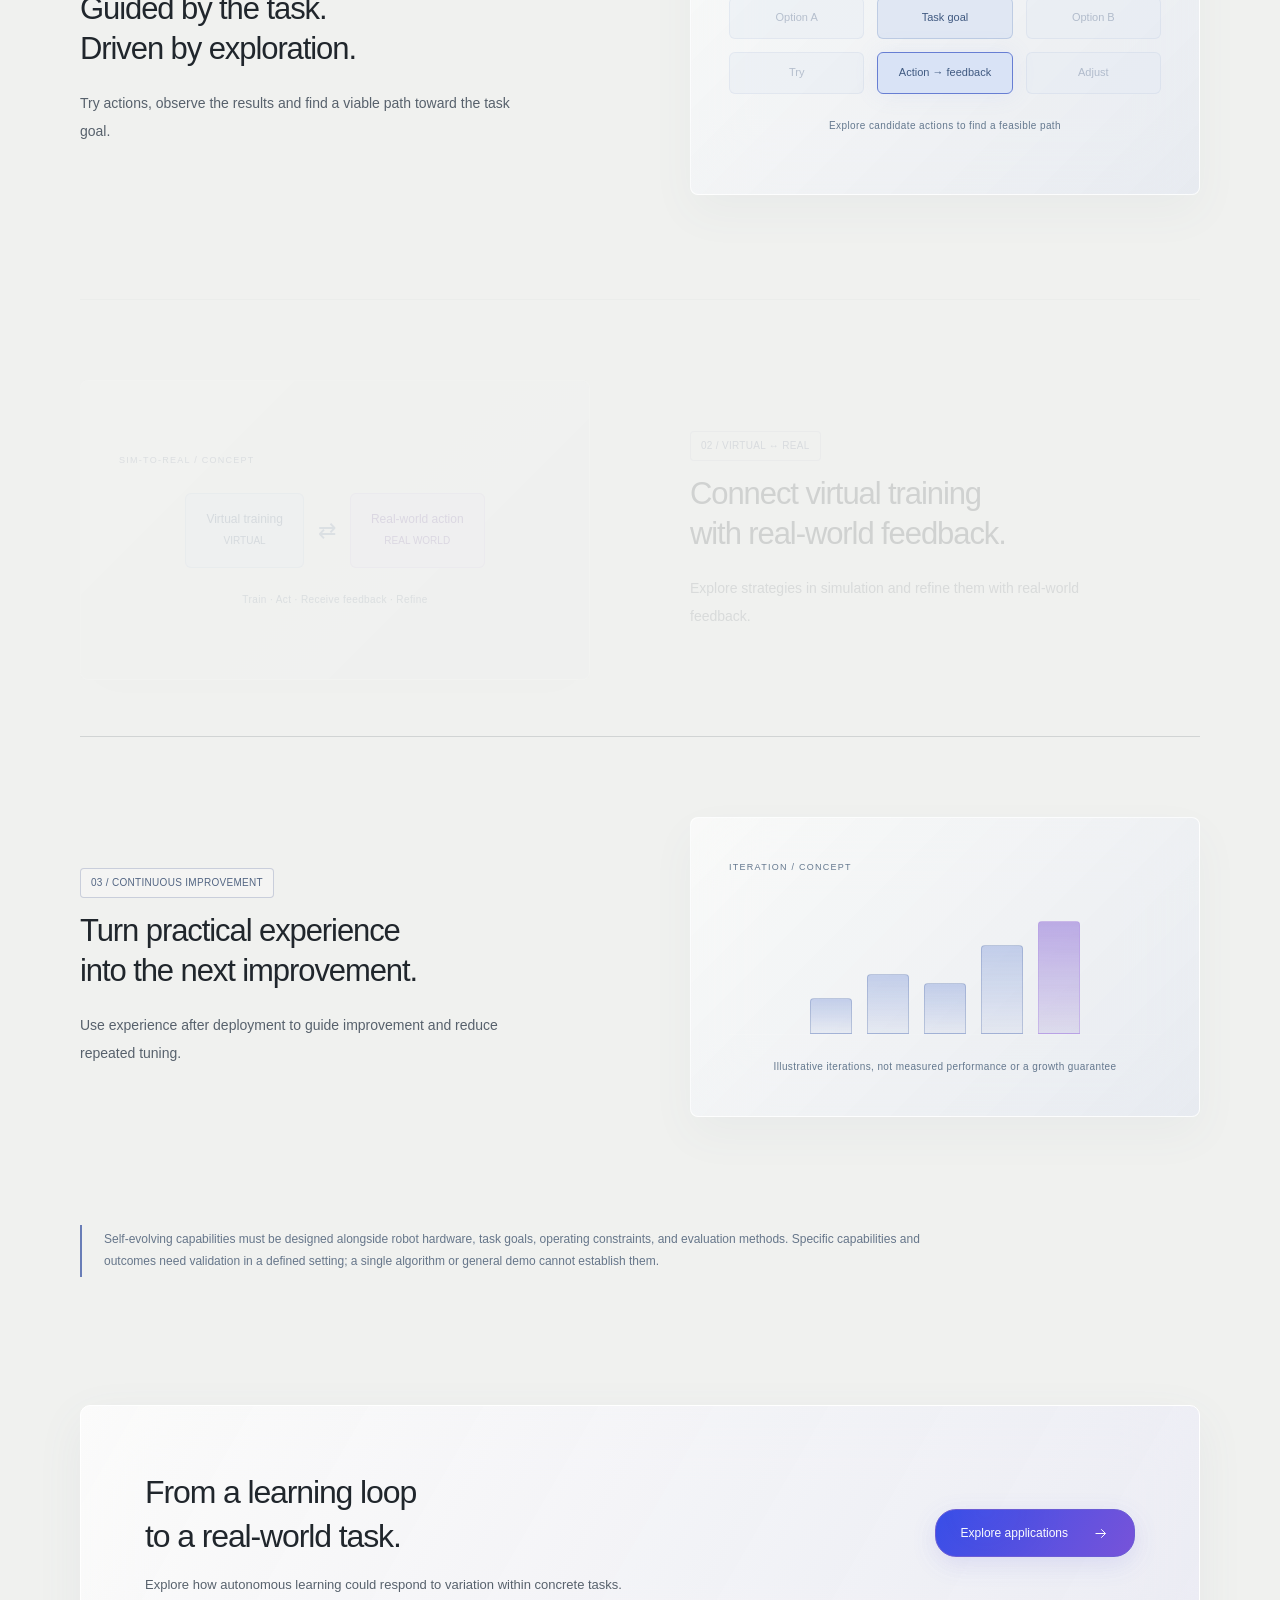
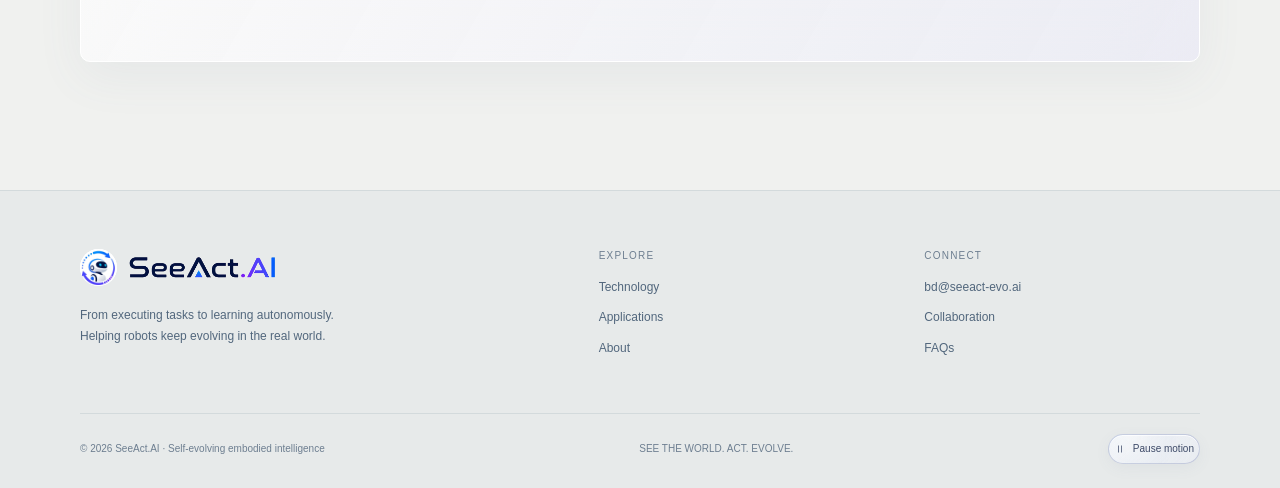
<file: technology.html>
<!doctype html><html lang="en"><head><meta charset="utf-8"><meta name="viewport" content="width=device-width,initial-scale=1,viewport-fit=cover"><title>Technology — SeeAct.AI</title><meta name="description" content="Explore SeeAct.AI’s approach to autonomous exploration, virtual-to-real feedback, and continuous learning."><meta name="theme-color" content="#eef0ef"><link rel="stylesheet" href="site.css"><link rel="icon" href="favicon.svg" type="image/svg+xml"></head><body class="experience-v2 ambient-page ambient-technology"><div class="ambient-field" aria-hidden="true"><div class="ambient-glow ambient-blue"></div><div class="ambient-glow ambient-violet"></div><svg class="ambient-ribbons" viewBox="0 0 1600 1000" fill="none" preserveAspectRatio="xMidYMid slice"><defs><linearGradient id="ambient-spectrum"><stop stop-color="#56a4fa"/><stop offset=".48" stop-color="#839ef4"/><stop offset="1" stop-color="#a078e6"/></linearGradient></defs><g stroke="url(#ambient-spectrum)" stroke-width=".7"><path id="ambient-strand-0" d="M-120 305.4 L-104 318.6 L-88 332.2 L-72 346.0 L-56 360.0 L-40 374.2 L-24 388.4 L-8 402.8 L8 417.2 L24 431.6 L40 445.8 L56 460.0 L72 474.0 L88 487.8 L104 501.4 L120 514.6 L136 527.5 L152 540.0 L168 552.1 L184 563.8 L200 574.9 L216 585.5 L232 595.5 L248 605.0 L264 613.8 L280 621.9 L296 629.4 L312 636.2 L328 642.2 L344 647.5 L360 652.1 L376 655.9 L392 659.0 L408 661.2 L424 662.7 L440 663.4 L456 663.4 L472 662.6 L488 661.0 L504 658.6 L520 655.6 L536 651.8 L552 647.3 L568 642.1 L584 636.3 L600 629.8 L616 622.8 L632 615.2 L648 607.0 L664 598.4 L680 589.3 L696 579.7 L712 569.8 L728 559.5 L744 548.9 L760 538.0 L776 526.9 L792 515.6 L808 504.2 L824 492.7 L840 481.1 L856 469.5 L872 458.0 L888 446.5 L904 435.1 L920 423.9 L936 413.0 L952 402.2 L968 391.8 L984 381.6 L1000 371.8 L1016 362.4 L1032 353.4 L1048 344.9 L1064 336.8 L1080 329.3 L1096 322.2 L1112 315.7 L1128 309.8 L1144 304.5 L1160 299.7 L1176 295.6 L1192 292.0 L1208 289.1 L1224 286.9 L1240 285.2 L1256 284.2 L1272 283.8 L1288 284.0 L1304 284.8 L1320 286.2 L1336 288.2 L1352 290.7 L1368 293.8 L1384 297.4 L1400 301.5 L1416 306.1 L1432 311.1 L1448 316.6 L1464 322.4 L1480 328.6 L1496 335.1 L1512 341.8 L1528 348.9 L1544 356.1 L1560 363.5 L1576 371.0 L1592 378.7 L1608 386.4 L1624 394.1 L1640 401.8 L1656 409.4 L1672 416.9 L1688 424.3 L1704 431.5 L1720 438.5 "/><use class="ambient-current" href="#ambient-strand-0" style="--flow-delay:0s"/><path id="ambient-strand-1" d="M-120 351.0 L-104 364.7 L-88 378.6 L-72 392.6 L-56 406.8 L-40 421.1 L-24 435.5 L-8 449.8 L8 464.1 L24 478.2 L40 492.3 L56 506.1 L72 519.7 L88 533.0 L104 546.0 L120 558.6 L136 570.8 L152 582.5 L168 593.8 L184 604.5 L200 614.7 L216 624.3 L232 633.3 L248 641.6 L264 649.2 L280 656.2 L296 662.4 L312 667.9 L328 672.6 L344 676.6 L360 679.8 L376 682.2 L392 683.8 L408 684.6 L424 684.7 L440 683.9 L456 682.4 L472 680.1 L488 677.1 L504 673.3 L520 668.8 L536 663.6 L552 657.7 L568 651.2 L584 644.0 L600 636.3 L616 628.0 L632 619.1 L648 609.7 L664 599.9 L680 589.7 L696 579.1 L712 568.1 L728 556.8 L744 545.3 L760 533.5 L776 521.6 L792 509.6 L808 497.5 L824 485.3 L840 473.2 L856 461.0 L872 449.0 L888 437.2 L904 425.5 L920 414.0 L936 402.8 L952 391.9 L968 381.3 L984 371.1 L1000 361.3 L1016 351.9 L1032 343.0 L1048 334.6 L1064 326.7 L1080 319.4 L1096 312.6 L1112 306.4 L1128 300.8 L1144 295.8 L1160 291.5 L1176 287.8 L1192 284.7 L1208 282.3 L1224 280.5 L1240 279.4 L1256 278.9 L1272 279.0 L1288 279.8 L1304 281.1 L1320 283.1 L1336 285.6 L1352 288.7 L1368 292.4 L1384 296.5 L1400 301.2 L1416 306.3 L1432 311.8 L1448 317.7 L1464 324.0 L1480 330.6 L1496 337.5 L1512 344.7 L1528 352.1 L1544 359.7 L1560 367.5 L1576 375.3 L1592 383.2 L1608 391.2 L1624 399.1 L1640 407.0 L1656 414.7 L1672 422.4 L1688 429.9 L1704 437.2 L1720 444.2 "/><use class="ambient-current" href="#ambient-strand-1" style="--flow-delay:-1.7s"/><path id="ambient-strand-2" d="M-120 397.2 L-104 411.1 L-88 425.1 L-72 439.2 L-56 453.4 L-40 467.5 L-24 481.7 L-8 495.8 L8 509.7 L24 523.5 L40 537.0 L56 550.3 L72 563.2 L88 575.8 L104 588.1 L120 599.8 L136 611.1 L152 621.9 L168 632.2 L184 641.8 L200 650.9 L216 659.3 L232 667.0 L248 674.1 L264 680.4 L280 686.0 L296 690.8 L312 694.9 L328 698.2 L344 700.7 L360 702.4 L376 703.3 L392 703.4 L408 702.8 L424 701.3 L440 699.1 L456 696.0 L472 692.3 L488 687.7 L504 682.5 L520 676.6 L536 669.9 L552 662.7 L568 654.8 L584 646.3 L600 637.3 L616 627.7 L632 617.6 L648 607.1 L664 596.2 L680 584.9 L696 573.3 L712 561.4 L728 549.2 L744 536.9 L760 524.4 L776 511.8 L792 499.1 L808 486.4 L824 473.7 L840 461.1 L856 448.6 L872 436.2 L888 424.1 L904 412.2 L920 400.6 L936 389.3 L952 378.3 L968 367.8 L984 357.7 L1000 348.0 L1016 338.8 L1032 330.2 L1048 322.1 L1064 314.5 L1080 307.6 L1096 301.2 L1112 295.5 L1128 290.4 L1144 285.9 L1160 282.2 L1176 279.0 L1192 276.6 L1208 274.8 L1224 273.6 L1240 273.2 L1256 273.3 L1272 274.2 L1288 275.6 L1304 277.6 L1320 280.3 L1336 283.5 L1352 287.3 L1368 291.6 L1384 296.4 L1400 301.7 L1416 307.4 L1432 313.6 L1448 320.1 L1464 327.0 L1480 334.2 L1496 341.6 L1512 349.3 L1528 357.2 L1544 365.2 L1560 373.4 L1576 381.6 L1592 389.9 L1608 398.2 L1624 406.4 L1640 414.5 L1656 422.6 L1672 430.4 L1688 438.1 L1704 445.5 L1720 452.7 "/><use class="ambient-current" href="#ambient-strand-2" style="--flow-delay:-3.4s"/><path id="ambient-strand-3" d="M-120 442.8 L-104 456.7 L-88 470.6 L-72 484.5 L-56 498.4 L-40 512.3 L-24 526.0 L-8 539.6 L8 553.0 L24 566.2 L40 579.0 L56 591.5 L72 603.7 L88 615.4 L104 626.7 L120 637.4 L136 647.7 L152 657.3 L168 666.4 L184 674.8 L200 682.6 L216 689.7 L232 696.1 L248 701.7 L264 706.6 L280 710.7 L296 714.1 L312 716.7 L328 718.4 L344 719.4 L360 719.6 L376 718.9 L392 717.5 L408 715.3 L424 712.3 L440 708.5 L456 704.0 L472 698.7 L488 692.7 L504 686.0 L520 678.7 L536 670.7 L552 662.1 L568 652.9 L584 643.1 L600 632.9 L616 622.2 L632 611.0 L648 599.4 L664 587.5 L680 575.3 L696 562.8 L712 550.0 L728 537.1 L744 524.1 L760 510.9 L776 497.7 L792 484.6 L808 471.4 L824 458.4 L840 445.5 L856 432.8 L872 420.3 L888 408.0 L904 396.1 L920 384.5 L936 373.3 L952 362.5 L968 352.1 L984 342.3 L1000 332.9 L1016 324.1 L1032 315.9 L1048 308.2 L1064 301.2 L1080 294.8 L1096 289.0 L1112 283.9 L1128 279.5 L1144 275.8 L1160 272.7 L1176 270.3 L1192 268.6 L1208 267.6 L1224 267.2 L1240 267.6 L1256 268.6 L1272 270.2 L1288 272.5 L1304 275.3 L1320 278.8 L1336 282.9 L1352 287.4 L1368 292.5 L1384 298.1 L1400 304.2 L1416 310.6 L1432 317.5 L1448 324.7 L1464 332.3 L1480 340.1 L1496 348.2 L1512 356.4 L1528 364.9 L1544 373.4 L1560 382.1 L1576 390.8 L1592 399.5 L1608 408.2 L1624 416.8 L1640 425.2 L1656 433.6 L1672 441.7 L1688 449.6 L1704 457.2 L1720 464.6 "/><use class="ambient-current" href="#ambient-strand-3" style="--flow-delay:-5.1s"/><path id="ambient-strand-4" d="M-120 486.8 L-104 500.4 L-88 514.0 L-72 527.5 L-56 541.0 L-40 554.3 L-24 567.5 L-8 580.4 L8 593.1 L24 605.4 L40 617.4 L56 629.0 L72 640.1 L88 650.8 L104 661.0 L120 670.6 L136 679.6 L152 688.0 L168 695.7 L184 702.8 L200 709.2 L216 714.9 L232 719.8 L248 723.9 L264 727.3 L280 729.9 L296 731.8 L312 732.8 L328 733.0 L344 732.4 L360 731.0 L376 728.8 L392 725.8 L408 722.0 L424 717.5 L440 712.2 L456 706.2 L472 699.5 L488 692.1 L504 684.0 L520 675.3 L536 666.0 L552 656.1 L568 645.7 L584 634.8 L600 623.5 L616 611.7 L632 599.5 L648 587.0 L664 574.3 L680 561.2 L696 548.0 L712 534.6 L728 521.1 L744 507.5 L760 493.9 L776 480.3 L792 466.8 L808 453.4 L824 440.2 L840 427.2 L856 414.4 L872 401.9 L888 389.8 L904 378.0 L920 366.6 L936 355.7 L952 345.2 L968 335.3 L984 325.9 L1000 317.0 L1016 308.8 L1032 301.1 L1048 294.1 L1064 287.8 L1080 282.1 L1096 277.1 L1112 272.8 L1128 269.2 L1144 266.3 L1160 264.1 L1176 262.6 L1192 261.9 L1208 261.8 L1224 262.4 L1240 263.7 L1256 265.6 L1272 268.2 L1288 271.4 L1304 275.2 L1320 279.6 L1336 284.6 L1352 290.1 L1368 296.1 L1384 302.6 L1400 309.5 L1416 316.8 L1432 324.4 L1448 332.4 L1464 340.7 L1480 349.3 L1496 358.0 L1512 366.9 L1528 376.0 L1544 385.1 L1560 394.3 L1576 403.6 L1592 412.7 L1608 421.8 L1624 430.8 L1640 439.7 L1656 448.3 L1672 456.7 L1688 464.9 L1704 472.8 L1720 480.3 "/><use class="ambient-current" href="#ambient-strand-4" style="--flow-delay:-6.8s"/><path id="ambient-strand-5" d="M-120 528.1 L-104 541.2 L-88 554.4 L-72 567.3 L-56 580.2 L-40 592.8 L-24 605.2 L-8 617.3 L8 629.1 L24 640.4 L40 651.4 L56 661.9 L72 671.9 L88 681.4 L104 690.3 L120 698.7 L136 706.3 L152 713.4 L168 719.7 L184 725.4 L200 730.3 L216 734.5 L232 737.9 L248 740.5 L264 742.3 L280 743.4 L296 743.6 L312 743.1 L328 741.7 L344 739.6 L360 736.6 L376 732.9 L392 728.4 L408 723.1 L424 717.1 L440 710.4 L456 703.0 L472 694.9 L488 686.1 L504 676.8 L520 666.8 L536 656.3 L552 645.3 L568 633.8 L584 621.9 L600 609.6 L616 596.9 L632 583.9 L648 570.7 L664 557.2 L680 543.5 L696 529.7 L712 515.8 L728 501.9 L744 487.9 L760 474.1 L776 460.3 L792 446.7 L808 433.2 L824 420.0 L840 407.1 L856 394.5 L872 382.2 L888 370.3 L904 358.9 L920 347.9 L936 337.5 L952 327.6 L968 318.2 L984 309.5 L1000 301.3 L1016 293.8 L1032 287.0 L1048 280.8 L1064 275.3 L1080 270.6 L1096 266.5 L1112 263.2 L1128 260.6 L1144 258.7 L1160 257.5 L1176 257.1 L1192 257.4 L1208 258.4 L1224 260.1 L1240 262.4 L1256 265.4 L1272 269.1 L1288 273.4 L1304 278.2 L1320 283.7 L1336 289.7 L1352 296.2 L1368 303.1 L1384 310.6 L1400 318.4 L1416 326.6 L1432 335.1 L1448 343.9 L1464 353.0 L1480 362.3 L1496 371.8 L1512 381.4 L1528 391.1 L1544 400.9 L1560 410.7 L1576 420.4 L1592 430.1 L1608 439.6 L1624 449.0 L1640 458.2 L1656 467.2 L1672 475.9 L1688 484.3 L1704 492.4 L1720 500.1 "/><use class="ambient-current" href="#ambient-strand-5" style="--flow-delay:-8.5s"/><path id="ambient-strand-6" d="M-120 565.9 L-104 578.4 L-88 590.9 L-72 603.2 L-56 615.2 L-40 627.0 L-24 638.5 L-8 649.6 L8 660.3 L24 670.6 L40 680.4 L56 689.8 L72 698.5 L88 706.7 L104 714.3 L120 721.3 L136 727.6 L152 733.2 L168 738.1 L184 742.3 L200 745.7 L216 748.3 L232 750.2 L248 751.3 L264 751.6 L280 751.1 L296 749.8 L312 747.7 L328 744.8 L344 741.1 L360 736.7 L376 731.5 L392 725.5 L408 718.8 L424 711.5 L440 703.4 L456 694.7 L472 685.3 L488 675.4 L504 664.9 L520 653.8 L536 642.3 L552 630.3 L568 617.9 L584 605.1 L600 592.0 L616 578.6 L632 564.9 L648 551.1 L664 537.1 L680 523.0 L696 508.8 L712 494.6 L728 480.5 L744 466.4 L760 452.5 L776 438.7 L792 425.2 L808 411.9 L824 398.9 L840 386.3 L856 374.0 L872 362.2 L888 350.8 L904 340.0 L920 329.6 L936 319.9 L952 310.7 L968 302.1 L984 294.2 L1000 286.9 L1016 280.4 L1032 274.5 L1048 269.3 L1064 264.9 L1080 261.2 L1096 258.3 L1112 256.1 L1128 254.6 L1144 253.9 L1160 253.9 L1176 254.7 L1192 256.1 L1208 258.3 L1224 261.2 L1240 264.7 L1256 268.9 L1272 273.7 L1288 279.2 L1304 285.2 L1320 291.7 L1336 298.8 L1352 306.4 L1368 314.4 L1384 322.8 L1400 331.6 L1416 340.7 L1432 350.1 L1448 359.8 L1464 369.7 L1480 379.8 L1496 390.0 L1512 400.3 L1528 410.7 L1544 421.1 L1560 431.4 L1576 441.6 L1592 451.8 L1608 461.7 L1624 471.5 L1640 481.0 L1656 490.3 L1672 499.2 L1688 507.8 L1704 516.1 L1720 523.9 "/><use class="ambient-current" href="#ambient-strand-6" style="--flow-delay:-10.2s"/><path id="ambient-strand-7" d="M-120 599.5 L-104 611.3 L-88 622.9 L-72 634.4 L-56 645.5 L-40 656.3 L-24 666.8 L-8 676.8 L8 686.4 L24 695.5 L40 704.1 L56 712.2 L72 719.7 L88 726.5 L104 732.8 L120 738.3 L136 743.2 L152 747.3 L168 750.8 L184 753.4 L200 755.4 L216 756.5 L232 756.9 L248 756.4 L264 755.2 L280 753.2 L296 750.4 L312 746.9 L328 742.5 L344 737.4 L360 731.6 L376 725.0 L392 717.7 L408 709.8 L424 701.1 L440 691.8 L456 682.0 L472 671.5 L488 660.5 L504 649.0 L520 637.0 L536 624.6 L552 611.8 L568 598.7 L584 585.2 L600 571.5 L616 557.6 L632 543.5 L648 529.3 L664 515.0 L680 500.7 L696 486.3 L712 472.1 L728 458.0 L744 444.0 L760 430.2 L776 416.7 L792 403.4 L808 390.5 L824 378.0 L840 365.8 L856 354.2 L872 343.0 L888 332.3 L904 322.2 L920 312.7 L936 303.8 L952 295.6 L968 288.0 L984 281.1 L1000 274.9 L1016 269.5 L1032 264.7 L1048 260.8 L1064 257.5 L1080 255.1 L1096 253.4 L1112 252.4 L1128 252.2 L1144 252.8 L1160 254.1 L1176 256.2 L1192 258.9 L1208 262.4 L1224 266.5 L1240 271.3 L1256 276.8 L1272 282.8 L1288 289.5 L1304 296.7 L1320 304.4 L1336 312.6 L1352 321.2 L1368 330.3 L1384 339.8 L1400 349.5 L1416 359.6 L1432 369.9 L1448 380.5 L1464 391.2 L1480 402.0 L1496 413.0 L1512 423.9 L1528 434.9 L1544 445.8 L1560 456.6 L1576 467.3 L1592 477.9 L1608 488.2 L1624 498.3 L1640 508.1 L1656 517.6 L1672 526.7 L1688 535.4 L1704 543.8 L1720 551.6 "/><use class="ambient-current" href="#ambient-strand-7" style="--flow-delay:-11.9s"/><path id="ambient-strand-8" d="M-120 628.4 L-104 639.4 L-88 650.1 L-72 660.6 L-56 670.7 L-40 680.5 L-24 689.8 L-8 698.8 L8 707.2 L24 715.1 L40 722.4 L56 729.2 L72 735.3 L88 740.8 L104 745.7 L120 749.8 L136 753.3 L152 756.0 L168 758.0 L184 759.2 L200 759.7 L216 759.3 L232 758.3 L248 756.4 L264 753.7 L280 750.3 L296 746.1 L312 741.2 L328 735.5 L344 729.1 L360 722.0 L376 714.2 L392 705.7 L408 696.6 L424 686.9 L440 676.6 L456 665.7 L472 654.3 L488 642.5 L504 630.2 L520 617.4 L536 604.4 L552 591.0 L568 577.3 L584 563.4 L600 549.3 L616 535.1 L632 520.7 L648 506.4 L664 492.0 L680 477.7 L696 463.4 L712 449.3 L728 435.4 L744 421.7 L760 408.3 L776 395.2 L792 382.5 L808 370.2 L824 358.3 L840 346.9 L856 336.1 L872 325.7 L888 316.0 L904 306.8 L920 298.4 L936 290.5 L952 283.4 L968 277.0 L984 271.3 L1000 266.3 L1016 262.1 L1032 258.7 L1048 256.0 L1064 254.1 L1080 253.0 L1096 252.6 L1112 253.1 L1128 254.3 L1144 256.2 L1160 258.9 L1176 262.3 L1192 266.5 L1208 271.3 L1224 276.8 L1240 282.9 L1256 289.6 L1272 296.9 L1288 304.8 L1304 313.2 L1320 322.1 L1336 331.4 L1352 341.2 L1368 351.3 L1384 361.7 L1400 372.5 L1416 383.5 L1432 394.6 L1448 406.0 L1464 417.5 L1480 429.0 L1496 440.6 L1512 452.1 L1528 463.6 L1544 475.0 L1560 486.3 L1576 497.4 L1592 508.3 L1608 518.9 L1624 529.2 L1640 539.1 L1656 548.7 L1672 557.9 L1688 566.7 L1704 575.0 L1720 582.8 "/><use class="ambient-current" href="#ambient-strand-8" style="--flow-delay:-13.6s"/><path id="ambient-strand-9" d="M-120 652.3 L-104 662.4 L-88 672.2 L-72 681.7 L-56 690.8 L-40 699.5 L-24 707.7 L-8 715.4 L8 722.6 L24 729.3 L40 735.4 L56 740.9 L72 745.7 L88 749.9 L104 753.4 L120 756.1 L136 758.2 L152 759.5 L168 760.1 L184 760.0 L200 759.1 L216 757.4 L232 754.9 L248 751.7 L264 747.8 L280 743.0 L296 737.6 L312 731.4 L328 724.6 L344 717.0 L360 708.8 L376 699.9 L392 690.4 L408 680.3 L424 669.7 L440 658.5 L456 646.8 L472 634.7 L488 622.2 L504 609.3 L520 596.1 L536 582.5 L552 568.7 L568 554.8 L584 540.6 L600 526.4 L616 512.1 L632 497.7 L648 483.4 L664 469.2 L680 455.1 L696 441.1 L712 427.4 L728 414.0 L744 400.8 L760 388.0 L776 375.6 L792 363.6 L808 352.1 L824 341.1 L840 330.6 L856 320.7 L872 311.4 L888 302.8 L904 294.8 L920 287.5 L936 280.9 L952 275.0 L968 269.9 L984 265.5 L1000 261.9 L1016 259.1 L1032 257.1 L1048 255.8 L1064 255.4 L1080 255.7 L1096 256.8 L1112 258.7 L1128 261.4 L1144 264.8 L1160 268.9 L1176 273.7 L1192 279.3 L1208 285.4 L1224 292.3 L1240 299.7 L1256 307.8 L1272 316.4 L1288 325.5 L1304 335.0 L1320 345.1 L1336 355.5 L1352 366.3 L1368 377.4 L1384 388.8 L1400 400.4 L1416 412.2 L1432 424.2 L1448 436.3 L1464 448.4 L1480 460.6 L1496 472.7 L1512 484.8 L1528 496.7 L1544 508.5 L1560 520.1 L1576 531.4 L1592 542.5 L1608 553.2 L1624 563.6 L1640 573.6 L1656 583.2 L1672 592.4 L1688 601.0 L1704 609.2 L1720 616.8 "/><use class="ambient-current" href="#ambient-strand-9" style="--flow-delay:-15.299999999999999s"/><path id="ambient-strand-10" d="M-120 671.4 L-104 680.5 L-88 689.3 L-72 697.8 L-56 705.8 L-40 713.4 L-24 720.5 L-8 727.1 L8 733.1 L24 738.5 L40 743.4 L56 747.6 L72 751.2 L88 754.1 L104 756.3 L120 757.7 L136 758.5 L152 758.6 L168 757.9 L184 756.4 L200 754.2 L216 751.3 L232 747.6 L248 743.2 L264 738.1 L280 732.2 L296 725.7 L312 718.4 L328 710.5 L344 702.0 L360 692.8 L376 683.0 L392 672.7 L408 661.9 L424 650.5 L440 638.7 L456 626.4 L472 613.8 L488 600.8 L504 587.5 L520 574.0 L536 560.2 L552 546.3 L568 532.2 L584 518.1 L600 503.9 L616 489.7 L632 475.6 L648 461.6 L664 447.7 L680 434.1 L696 420.6 L712 407.5 L728 394.7 L744 382.3 L760 370.3 L776 358.7 L792 347.7 L808 337.1 L824 327.2 L840 317.8 L856 309.1 L872 301.0 L888 293.6 L904 286.9 L920 280.9 L936 275.7 L952 271.2 L968 267.5 L984 264.6 L1000 262.5 L1016 261.1 L1032 260.6 L1048 260.9 L1064 261.9 L1080 263.8 L1096 266.4 L1112 269.8 L1128 273.9 L1144 278.8 L1160 284.4 L1176 290.6 L1192 297.6 L1208 305.1 L1224 313.3 L1240 322.1 L1256 331.4 L1272 341.2 L1288 351.4 L1304 362.1 L1320 373.2 L1336 384.7 L1352 396.5 L1368 408.5 L1384 420.7 L1400 433.2 L1416 445.7 L1432 458.4 L1448 471.1 L1464 483.7 L1480 496.4 L1496 508.9 L1512 521.4 L1528 533.6 L1544 545.6 L1560 557.4 L1576 568.8 L1592 580.0 L1608 590.7 L1624 601.0 L1640 610.9 L1656 620.4 L1672 629.3 L1688 637.7 L1704 645.5 L1720 652.7 "/><use class="ambient-current" href="#ambient-strand-10" style="--flow-delay:-17s"/><path id="ambient-strand-11" d="M-120 685.6 L-104 693.8 L-88 701.7 L-72 709.1 L-56 716.1 L-40 722.6 L-24 728.6 L-8 734.1 L8 739.0 L24 743.3 L40 747.0 L56 750.0 L72 752.4 L88 754.1 L104 755.1 L120 755.4 L136 755.0 L152 753.8 L168 752.0 L184 749.4 L200 746.0 L216 742.0 L232 737.3 L248 731.8 L264 725.6 L280 718.8 L296 711.3 L312 703.2 L328 694.4 L344 685.1 L360 675.2 L376 664.7 L392 653.8 L408 642.3 L424 630.5 L440 618.2 L456 605.6 L472 592.7 L488 579.5 L504 566.0 L520 552.4 L536 538.6 L552 524.7 L568 510.8 L584 496.8 L600 482.9 L616 469.1 L632 455.4 L648 441.9 L664 428.7 L680 415.7 L696 403.0 L712 390.6 L728 378.7 L744 367.2 L760 356.1 L776 345.6 L792 335.7 L808 326.3 L824 317.5 L840 309.4 L856 301.9 L872 295.2 L888 289.2 L904 283.9 L920 279.4 L936 275.6 L952 272.6 L968 270.4 L984 269.0 L1000 268.5 L1016 268.7 L1032 269.7 L1048 271.5 L1064 274.1 L1080 277.5 L1096 281.6 L1112 286.5 L1128 292.1 L1144 298.5 L1160 305.5 L1176 313.1 L1192 321.4 L1208 330.3 L1224 339.8 L1240 349.8 L1256 360.3 L1272 371.2 L1288 382.6 L1304 394.3 L1320 406.4 L1336 418.7 L1352 431.4 L1368 444.2 L1384 457.2 L1400 470.2 L1416 483.4 L1432 496.6 L1448 509.7 L1464 522.8 L1480 535.8 L1496 548.6 L1512 561.2 L1528 573.6 L1544 585.7 L1560 597.5 L1576 608.9 L1592 619.9 L1608 630.4 L1624 640.5 L1640 650.2 L1656 659.2 L1672 667.8 L1688 675.7 L1704 683.0 L1720 689.8 "/><use class="ambient-current" href="#ambient-strand-11" style="--flow-delay:-18.7s"/></g><g class="ambient-dust" fill="#abc5fc"><circle cx="93" cy="49" r="1.5"/><circle cx="400" cy="222" r="0.8"/><circle cx="707" cy="395" r="0.8"/><circle cx="1014" cy="568" r="1.5"/><circle cx="1321" cy="741" r="0.8"/><circle cx="28" cy="914" r="0.8"/><circle cx="335" cy="87" r="1.5"/><circle cx="642" cy="260" r="0.8"/><circle cx="949" cy="433" r="0.8"/><circle cx="1256" cy="606" r="1.5"/><circle cx="1563" cy="779" r="0.8"/><circle cx="270" cy="952" r="0.8"/><circle cx="577" cy="125" r="1.5"/><circle cx="884" cy="298" r="0.8"/><circle cx="1191" cy="471" r="0.8"/><circle cx="1498" cy="644" r="1.5"/><circle cx="205" cy="817" r="0.8"/><circle cx="512" cy="990" r="0.8"/><circle cx="819" cy="163" r="1.5"/><circle cx="1126" cy="336" r="0.8"/><circle cx="1433" cy="509" r="0.8"/><circle cx="140" cy="682" r="1.5"/><circle cx="447" cy="855" r="0.8"/><circle cx="754" cy="28" r="0.8"/><circle cx="1061" cy="201" r="1.5"/><circle cx="1368" cy="374" r="0.8"/><circle cx="75" cy="547" r="0.8"/><circle cx="382" cy="720" r="1.5"/></g></svg></div><canvas class="cursor-trail" aria-hidden="true"></canvas><header class="topbar"><div class="container header-inner"><a class="logo" href="index.html" aria-label="SeeAct.AI home"><svg class="logo-symbol" viewBox="300 150 700 700" aria-hidden="true"><image href="seeact-logo.jpg" width="1280" height="1280"/></svg><svg class="wordmark" viewBox="65 880 1150 180" aria-hidden="true"><defs><filter id="ink-lv40d" color-interpolation-filters="sRGB"><feColorMatrix type="matrix" values="1 0 0 0 0 0 1 0 0 0 0 0 1 0 0 -1 -1 -1 0 3"/></filter></defs><image filter="url(#ink-lv40d)" href="seeact-logo.jpg" width="1280" height="1280"/></svg></a><nav class="nav" id="site-nav" aria-label="Main navigation"><a href="index.html" >Home</a><a href="technology.html" aria-current="page">Technology</a><a href="scenarios.html" >Applications</a><a href="about.html" >About</a></nav><a class="btn btn-secondary header-cta" href="about.html#cooperation">Get in touch <svg viewBox="0 0 24 24" fill="none" stroke="currentColor" stroke-width="1.4" aria-hidden="true"><path d="M5 12h14m-6-6 6 6-6 6"/></svg></a><button class="burger" aria-controls="site-nav" aria-expanded="false" aria-label="Open menu"><span></span><span></span><span></span></button></div></header><main id="main">
<section class="page-hero"><div class="container"><div class="breadcrumbs"><a href="index.html">Home</a><span>/</span><span>Technology</span></div><div class="eyebrow">TECHNOLOGY</div><h1>Exploration, action, and feedback.<br><span class="gradient">One continuous learning loop.</span></h1><p class="intro">Connect exploration, training and real-world feedback for continuous improvement.</p></div></section>
<section class="section loop-section" style="padding-top:65px;padding-bottom:65px"><div class="container"><div class="loop-layout" data-loop><div class="loop-graphic" aria-label="Explore, train, act, and improve: a continuous learning loop"><div class="loop-ring"></div><div class="loop-center"><span>CONTINUOUS LEARNING</span><strong>Keep evolving</strong></div><div class="loop-nodes"><span class="loop-node active" data-node="0">Explore</span><span class="loop-node" data-node="1">Virtual training</span><span class="loop-node" data-node="2">Real-world action</span><span class="loop-node" data-node="3">Feedback &amp; refinement</span></div></div><div><div class="step-selector" role="tablist" aria-label="Learning-loop stages"><button role="tab" id="step-0" aria-controls="step-panel" aria-selected="true" data-step="0">01 Explore</button><button role="tab" id="step-1" aria-controls="step-panel" aria-selected="false" tabindex="-1" data-step="1">02 Train</button><button role="tab" id="step-2" aria-controls="step-panel" aria-selected="false" tabindex="-1" data-step="2">03 Act</button><button role="tab" id="step-3" aria-controls="step-panel" aria-selected="false" tabindex="-1" data-step="3">04 Improve</button></div><div class="step-panel" id="step-panel" role="tabpanel" tabindex="0" aria-labelledby="step-0"><span class="stage" data-stage>01 / EXPLORE</span><h3 data-step-title>Explore solutions to the unknown.</h3><p data-step-description>Try possible actions and learn from the results of a new task.</p><span class="tag" data-step-tag>Start with the task goal</span><p class="note">Conceptual illustration. Implementation depends on the robot platform and task conditions.</p></div></div></div></div></section>
<section class="section"><div class="container"><div class="eyebrow">THREE CONNECTED CAPABILITIES</div><h2 class="section-title">From trying, to understanding, to improving.</h2><article class="tech-detail" id="exploration"><div class="tech-copy"><span class="tag">01 / AUTONOMOUS EXPLORATION</span><h3>Guided by the task.<br>Driven by exploration.</h3><p>Try actions, observe the results and find a viable path toward the task goal.</p></div><div class="tech-art"><div class="diagram-label">ACTION SPACE / CONCEPT</div><div class="network"><div class="diagram-box faint">Option A</div><div class="diagram-box">Task goal</div><div class="diagram-box faint">Option B</div><div class="diagram-box faint">Try</div><div class="diagram-box chosen">Action → feedback</div><div class="diagram-box faint">Adjust</div></div><div class="diagram-caption">Explore candidate actions to find a feasible path</div></div></article>
<article class="tech-detail" id="sim-real"><div class="tech-copy"><span class="tag">02 / VIRTUAL ↔ REAL</span><h3>Connect virtual training<br>with real-world feedback.</h3><p>Explore strategies in simulation and refine them with real-world feedback.</p></div><div class="tech-art"><div class="diagram-label">SIM-TO-REAL / CONCEPT</div><div class="diagram-row"><div class="diagram-box">Virtual training<br><small>VIRTUAL</small></div><span class="diagram-arrow">⇄</span><div class="diagram-box accent">Real-world action<br><small>REAL WORLD</small></div></div><div class="diagram-caption">Train · Act · Receive feedback · Refine</div></div></article>
<article class="tech-detail" id="continuous-learning"><div class="tech-copy"><span class="tag">03 / CONTINUOUS IMPROVEMENT</span><h3>Turn practical experience<br>into the next improvement.</h3><p>Use experience after deployment to guide improvement and reduce repeated tuning.</p></div><div class="tech-art"><div class="diagram-label">ITERATION / CONCEPT</div><div class="learning-bars" aria-label="Conceptual iterations, not measured performance data"><i style="height:27%"></i><i style="height:45%"></i><i style="height:38%"></i><i style="height:66%"></i><i style="height:84%"></i></div><div class="diagram-caption">Illustrative iterations, not measured performance or a growth guarantee</div></div></article><div class="scope-note"><p>Self-evolving capabilities must be designed alongside robot hardware, task goals, operating constraints, and evaluation methods. Specific capabilities and outcomes need validation in a defined setting; a single algorithm or general demo cannot establish them.</p></div></div></section>
<section class="section" style="padding-top:0"><div class="container"><div class="vision-strip"><div><h2>From a learning loop<br>to a real-world task.</h2><p>Explore how autonomous learning could respond to variation within concrete tasks.</p></div><a class="btn btn-primary" href="scenarios.html">Explore applications <svg viewBox="0 0 24 24" fill="none" stroke="currentColor" stroke-width="1.4" aria-hidden="true"><path d="M5 12h14m-6-6 6 6-6 6"/></svg></a></div></div></section></main><footer class="site-footer"><div class="container"><div class="footer-top"><div class="footer-brand"><a class="logo" href="index.html" aria-label="SeeAct.AI home"><svg class="logo-symbol" viewBox="300 150 700 700" aria-hidden="true"><image href="seeact-logo.jpg" width="1280" height="1280"/></svg><svg class="wordmark" viewBox="65 880 1150 180" aria-hidden="true"><defs><filter id="ink-n3hvc" color-interpolation-filters="sRGB"><feColorMatrix type="matrix" values="1 0 0 0 0 0 1 0 0 0 0 0 1 0 0 -1 -1 -1 0 3"/></filter></defs><image filter="url(#ink-n3hvc)" href="seeact-logo.jpg" width="1280" height="1280"/></svg></a><p>From executing tasks to learning autonomously.<br>Helping robots keep evolving in the real world.</p></div><div class="footer-col"><h3>EXPLORE</h3><a href="technology.html">Technology</a><a href="scenarios.html">Applications</a><a href="about.html">About</a></div><div class="footer-col"><h3>CONNECT</h3><a href="mailto:bd@seeact-evo.ai">bd@seeact-evo.ai</a><a href="about.html#cooperation">Collaboration</a><a href="about.html#faq">FAQs</a></div></div><div class="footer-bottom"><span>© 2026 SeeAct.AI · Self-evolving embodied intelligence</span><span>SEE THE WORLD. ACT. EVOLVE.</span><button class="motion-button" id="motion-toggle" aria-pressed="false"><svg viewBox="0 0 24 24" fill="none" stroke="currentColor" stroke-width="1.5" aria-hidden="true"><path d="M9 5v14M15 5v14"/></svg><span>Pause motion</span></button></div></div></footer><button hidden class="demo-fab glass" data-open-demo aria-label="Open concept demo"><span class="play-triangle" aria-hidden="true"></span><span>Concept demo</span></button><dialog id="concept-demo" class="concept-dialog glass" aria-labelledby="demo-title"><div class="dialog-heading"><span class="eyebrow">SEEACT / CONCEPT EXPERIENCE</span><button class="dialog-close" aria-label="Close demo">×</button></div><h2 id="demo-title">How does one action become the next lesson?</h2><p class="dialog-intro">Explore four stages connecting virtual training and real feedback.</p><div class="demo-layout"><div class="demo-visual"><div class="demo-art"><svg viewBox="0 0 420 240" fill="none" role="img" aria-label="Concept illustration of robotic manipulation and assembly"><path d="M60 175h300M80 175v30M340 175v30" stroke="#486080" stroke-width="2"/><path d="m110 167 45-52 55 25 50-70" stroke="#8ba8d6" stroke-width="16" stroke-linecap="round" stroke-linejoin="round"/><path d="m110 167 45-52 55 25 50-70" stroke="#c4d3f2" stroke-width="4" stroke-linecap="round"/><g fill="#16243c" stroke="#9aafd8" stroke-width="2"><circle cx="110" cy="167" r="13"/><circle cx="155" cy="115" r="10"/><circle cx="210" cy="140" r="10"/></g><path d="m260 70 12-14m-12 14-14-12" stroke="#c3adf1" stroke-width="3"/><path d="M260 90v40" stroke="#9f8dcd" stroke-dasharray="3 5"/><rect x="244" y="134" width="33" height="27" rx="3" fill="#7463a944" stroke="#b69ee7"/><rect x="283" y="145" width="43" height="27" rx="3" fill="#354e7544" stroke="#778eae"/><path d="M235 125h48v43h-48Z" stroke="#a6a0e22e" stroke-dasharray="4 4" fill="none"/></svg></div><div class="demo-reticle" aria-hidden="true"></div><div class="demo-state glass"><span class="status-dot"></span><span data-demo-label>Explore</span></div></div><div class="demo-explanation"><div class="demo-counter">01 <span>/ 04</span></div><h3 data-demo-heading>Define the goal. Explore possibilities.</h3><p data-demo-text>Start with the task goal and explore possible courses of action.</p><div class="demo-progress" aria-hidden="true"><i class="active"></i><i></i><i></i><i></i></div><div class="demo-controls"><button class="btn btn-secondary" data-demo-prev disabled>Previous</button><button class="btn btn-primary" data-demo-next>Next <svg viewBox="0 0 24 24" fill="none" stroke="currentColor" stroke-width="1.5" aria-hidden="true"><path d="M5 12h14m-6-6 6 6-6 6"/></svg></button></div></div></div><p class="note">Interactive concept only, not a physical robot demonstration or performance result.</p></dialog><script src="i18n.js"></script><script src="site.js"></script><script src="experience.js"></script><script src="particle-field.js"></script><script src="specular-buttons.js"></script><script src="ambient-motion.js"></script></body></html>
</file>
<file: site.css>
:root{--bg:#080a11;--panel:#10131f;--text:#f1f2f8;--muted:#9bA3bc;--line:#ffffff13;--blue:#96b7ff;--purple:#b095f2;--ease:cubic-bezier(.16,1,.3,1)}*{box-sizing:border-box;margin:0;padding:0}html{scroll-behavior:smooth;scroll-padding-top:100px}body{background:var(--bg);color:var(--text);font:14px/1.8 Inter,-apple-system,BlinkMacSystemFont,"Segoe UI","PingFang SC","Microsoft YaHei",sans-serif;-webkit-font-smoothing:antialiased;overflow-x:hidden}button,input{font:inherit}button,a{-webkit-tap-highlight-color:transparent}button{cursor:pointer}a{color:inherit;text-decoration:none}button:focus-visible,a:focus-visible,summary:focus-visible{outline:2px solid #b4baff;outline-offset:5px}::selection{background:#8e7de366;color:#fff}h1,h2,h3{font-weight:500;line-height:1.3;letter-spacing:-.035em}p{color:var(--muted)}svg{display:block}.container{width:min(1200px,calc(100% - 96px));margin-inline:auto}.gradient{background:linear-gradient(105deg,#bddbff,#9db9ff 40%,#c1a0ef 85%);-webkit-background-clip:text;background-clip:text;color:transparent}.eyebrow{display:flex;align-items:center;gap:10px;font-size:10px;letter-spacing:.18em;color:#8b98bd;margin-bottom:22px;text-transform:uppercase}.eyebrow:before{content:"";width:6px;height:6px;background:#9bafff;border-radius:50%;box-shadow:0 0 13px #7a93ff80}.section{padding:105px 0;position:relative}.section-line{border-top:1px solid var(--line)}.section-title{font-size:clamp(29px,3.2vw,44px);margin-bottom:20px}.section-intro{max-width:530px;font-size:15px;line-height:1.9}.section-heading{display:flex;align-items:flex-end;justify-content:space-between;gap:40px;margin-bottom:44px}.section-heading .section-title{margin-bottom:0}.text-link{color:#bdc9f4;display:inline-flex;align-items:center;gap:18px;font-size:12px;white-space:nowrap}.text-link svg{width:17px;height:17px;transition:transform .25s}.text-link:hover svg{transform:translateX(4px)}.text-link:hover{color:#fff}.btn{display:inline-flex;align-items:center;justify-content:center;gap:24px;min-height:47px;padding:0 22px;border-radius:7px;border:1px solid #ffffff20;font-size:12px;line-height:1.4;position:relative;overflow:hidden;transition:transform .3s,box-shadow .3s,background .3s}.btn svg{width:17px;height:17px}.btn-primary{background:linear-gradient(110deg,#456ef1,#6b54e9 60%,#925de1);box-shadow:inset 0 1px 0 #ffffff30,0 6px 25px #6754d026;border-color:#a99aff40;color:#fff}.btn-primary:hover{box-shadow:0 8px 30px #7762ed44;transform:translateY(-2px)}.btn-secondary{background:#ffffff05;color:#d4d8e9}.btn-secondary:hover{background:#ffffff0c;border-color:#ffffff45;transform:translateY(-2px)}.actions{display:flex;gap:12px;flex-wrap:wrap;margin-top:30px}.tag{display:inline-flex;align-items:center;border:1px solid #a7baff22;color:#99acce;padding:5px 10px;font-size:10px;border-radius:4px;letter-spacing:.03em}.note{font-size:11px;color:#737d99;line-height:1.9}.topbar{height:88px;position:sticky;top:0;z-index:40;background:#080a11d9;backdrop-filter:blur(22px);border-bottom:1px solid #ffffff05}.header-inner{height:100%;display:flex;align-items:center;justify-content:space-between;gap:28px}.logo{display:flex;align-items:center;gap:10px;mix-blend-mode:screen;flex-shrink:0}.logo-symbol{height:33px;width:33px;overflow:hidden;border-radius:50%;background:white}.wordmark{width:132px;height:23px;filter:invert(1) hue-rotate(180deg);mix-blend-mode:screen}.nav{display:flex;gap:34px;font-size:12px;color:#979db1}.nav a{padding:12px 0;position:relative;transition:color .25s}.nav a:hover,.nav a[aria-current=page]{color:#ecedfa}.nav a[aria-current=page]:after{content:"";height:2px;position:absolute;bottom:2px;left:0;right:0;background:linear-gradient(90deg,#7eacff,#ac7de9)}.header-cta{font-size:11px;min-height:37px;padding:0 15px}.burger{display:none;width:40px;height:40px;border:1px solid #ffffff20;background:#ffffff05;place-content:center;gap:5px;border-radius:7px;color:#fff}.burger span{width:17px;height:1.5px;background:#eee;transition:transform .25s,opacity .25s}.menu-open .burger span:first-child{transform:translateY(6.5px) rotate(45deg)}.menu-open .burger span:nth-child(2){opacity:0}.menu-open .burger span:last-child{transform:translateY(-6.5px) rotate(-45deg)}
.home-hero{position:relative;isolation:isolate;min-height:650px;height:calc(100svh - 88px);max-height:920px;display:flex;align-items:center;text-align:center;overflow:hidden}.diffusion{position:absolute;inset:0;z-index:-1;overflow:hidden;background:linear-gradient(145deg,#131419,#090b14 60%,#12101b)}.diffusion:before{content:"";position:absolute;inset:-25%;background:radial-gradient(ellipse at 20% 58%,#254cb570,transparent 34%),radial-gradient(ellipse at 76% 62%,#7641a369,transparent 32%),radial-gradient(ellipse at 48% 83%,#7474812e,transparent 35%);filter:blur(65px);animation:diffuse 22s ease-in-out infinite alternate}.diffusion:after{content:"";position:absolute;inset:0;background:linear-gradient(transparent 65%,#080a11)}.home-hero .eyebrow{justify-content:center;font-size:10px;margin-bottom:25px}.hero-content{padding:50px 0 95px}.home-hero h1{font-size:clamp(44px,5.1vw,76px);line-height:1.25}.home-hero h1 span{display:block}.home-hero .hero-lede{max-width:575px;margin:26px auto 0;font-size:14px;line-height:1.95}.home-hero .actions{justify-content:center}.hero-signature{margin-top:27px;font-size:9px;letter-spacing:.23em;color:#737e9d}.hero-bottom{position:absolute;bottom:29px;left:0;right:0;display:flex;justify-content:space-between;align-items:center;color:#626e8a;font-size:9px;letter-spacing:.13em}.scroll-hint{display:flex;align-items:center;gap:14px}.scroll-hint:before{content:"";height:29px;width:1px;background:linear-gradient(#afbfff,transparent)}.split{display:grid;grid-template-columns:1fr 1fr;gap:90px;align-items:start}.belief-title{font-size:clamp(29px,3vw,42px);line-height:1.45;max-width:450px}.belief-title .dim{color:#727d9b}.principle{display:grid;grid-template-columns:34px 1fr;gap:20px;padding:25px 0;border-bottom:1px solid var(--line)}.principle:first-child{padding-top:0}.principle .index{color:#607096;font-size:10px;padding-top:5px}.principle h3{font-size:19px;margin-bottom:9px}.principle p{font-size:13px}.principle small{font-size:9px;letter-spacing:.12em;color:#667595;margin-left:12px}.loop-section{background:linear-gradient(160deg,#0e1221,#10111f 55%,#0c0e18);border-block:1px solid var(--line)}.loop-layout{display:grid;grid-template-columns:1.25fr 1fr;gap:65px;align-items:center}.loop-graphic{position:relative;aspect-ratio:1.25;min-height:330px}.loop-ring{position:absolute;inset:9% 17%;border:1px solid #8398d42e;border-radius:50%;box-shadow:0 0 80px #5763af0b,inset 0 0 70px #5763af0b}.loop-ring:before{content:"";position:absolute;inset:15px;border:1px dashed #7386b51e;border-radius:50%}.loop-ring:after{content:"";position:absolute;inset:-4px;border-radius:50%;border-top:2px solid #9fa9fa8f;transform:rotate(30deg)}.loop-center{position:absolute;inset:30% 26%;display:flex;flex-direction:column;align-items:center;justify-content:center;text-align:center;gap:7px}.loop-center span{color:#96a7d8;font-size:9px;letter-spacing:.15em}.loop-center strong{font-size:25px;font-weight:400;color:#d2daef;letter-spacing:.07em}.loop-node{position:absolute;background:#141a2b;border:1px solid #7e94cd33;min-width:92px;padding:10px 14px;border-radius:6px;text-align:center;color:#93a1c4;font-size:12px;transition:all .3s}.loop-node.active{color:#e1e6ff;background:#28345b;border-color:#96a5ff8c;box-shadow:0 0 25px #7584e722}.loop-node:nth-of-type(1){top:2%;left:50%;transform:translateX(-50%)}.loop-node:nth-of-type(2){top:44%;right:0}.loop-node:nth-of-type(3){bottom:2%;left:50%;transform:translateX(-50%)}.loop-node:nth-of-type(4){top:44%;left:0}.step-selector{display:flex;border-bottom:1px solid var(--line);gap:7px;margin-bottom:25px}.step-selector button{border:0;background:none;color:#667698;padding:12px 14px 14px;font-size:12px;position:relative}.step-selector button[aria-selected=true]{color:#cbd4ff}.step-selector button[aria-selected=true]:after{content:"";position:absolute;bottom:-1px;left:12px;right:12px;height:2px;background:linear-gradient(90deg,#92bfff,#b391fa)}.step-panel .stage{color:#66799f;font-size:10px;letter-spacing:.12em}.step-panel h3{font-size:29px;margin:12px 0 16px}.step-panel p{font-size:14px;line-height:1.95;min-height:84px}.step-panel .tag{margin-top:20px}.step-panel .note{margin-top:15px;font-size:10px}.scenario-grid{display:grid;grid-template-columns:repeat(3,1fr);gap:26px}.scenario-card{display:block;border-bottom:1px solid var(--line);padding-bottom:24px}.scenario-art{height:200px;position:relative;overflow:hidden;background:linear-gradient(145deg,#101729,#111222);border:1px solid #ffffff07;border-radius:9px;margin-bottom:23px;transition:border-color .3s,background .3s}.scenario-art:before{content:"";position:absolute;inset:0;background-image:linear-gradient(#8298c70a 1px,transparent 1px),linear-gradient(90deg,#8298c70a 1px,transparent 1px);background-size:28px 28px;mask-image:radial-gradient(ellipse,#000,transparent)}.scenario-art svg{width:100%;height:100%;position:relative;transition:transform .5s}.scenario-card:hover .scenario-art svg{transform:translateY(-4px)}.scenario-card:hover .scenario-art{border-color:#8fa0e044}.scenario-card h3{font-size:19px;display:flex;align-items:center;justify-content:space-between;margin-bottom:10px}.scenario-card h3 svg{width:18px;height:18px;color:#7c8caf}.scenario-card p{font-size:12px;line-height:1.9}.scenario-card .tag{margin-top:18px}.scenario-caption{display:flex;justify-content:space-between;align-items:center;margin-top:24px;gap:20px}.vision-strip{padding:68px;background:radial-gradient(ellipse at 80% 70%,#67449130,transparent 50%),radial-gradient(ellipse at 0% 0%,#234a8b40,transparent 50%),#111522;border:1px solid #91a3d51b;border-radius:10px;display:flex;justify-content:space-between;align-items:center;gap:40px}.vision-strip h2{font-size:34px;line-height:1.4}.vision-strip p{font-size:13px;margin-top:14px;max-width:610px}.site-footer{border-top:1px solid var(--line);padding:58px 0 24px;background:#080a11}.footer-top{display:grid;grid-template-columns:1.7fr 1fr 1fr;gap:50px;padding-bottom:45px}.footer-brand p{font-size:12px;max-width:280px;margin-top:19px}.footer-col h3{color:#7b88a6;font-size:10px;letter-spacing:.12em;margin-bottom:15px}.footer-col a{display:block;width:max-content;font-size:12px;color:#adb5cc;margin:9px 0}.footer-col a:hover{color:#fff}.footer-bottom{display:flex;justify-content:space-between;gap:20px;align-items:center;border-top:1px solid #ffffff0b;padding-top:20px;font-size:10px;color:#596783}.motion-button{background:none;border:0;color:#7784a2;font-size:10px;display:inline-flex;align-items:center;gap:7px;padding:5px}.motion-button svg{width:12px;height:12px}.cursor-trail{position:fixed;inset:0;width:100%;height:100%;pointer-events:none;z-index:100;mix-blend-mode:screen}.motion-paused *,.motion-paused *:before,.motion-paused *:after{animation-play-state:paused!important}.motion-paused .cursor-trail{display:none}.reveal{animation:rise-in 1.2s var(--ease) both;animation-delay:var(--delay,0s)}
.page-hero{padding:100px 0 80px;position:relative;isolation:isolate;overflow:hidden}.page-hero:before{content:"";position:absolute;inset:0;z-index:-1;background:radial-gradient(ellipse at 85% 20%,#45307635,transparent 58%),radial-gradient(ellipse at 8% 75%,#2449822e,transparent 60%)}.breadcrumbs{font-size:10px;color:#6e7a98;display:flex;gap:11px;margin-bottom:45px}.breadcrumbs a{color:#9faecc}.page-hero h1{font-size:clamp(36px,4.5vw,61px);line-height:1.3;margin-bottom:24px}.page-hero .intro{font-size:15px;max-width:630px;line-height:2}.hero-side-note{font-size:10px;color:#637391;letter-spacing:.1em;display:flex;align-items:center;gap:16px;margin-top:34px}.hero-side-note:before{content:"";width:35px;height:1px;background:#536484}.tech-detail{display:grid;grid-template-columns:1fr 1fr;gap:85px;align-items:center;padding:62px 0;border-top:1px solid var(--line)}.tech-detail:nth-child(even) .tech-copy{order:2}.tech-detail h3{font-size:31px;margin:13px 0 20px}.tech-detail p{font-size:14px;line-height:2}.tech-detail ul{list-style:none;margin-top:24px}.tech-detail li{font-size:12px;color:#9faecc;padding:11px 0 11px 20px;border-bottom:1px solid #ffffff08;position:relative}.tech-detail li:before{content:"";width:4px;height:4px;background:#8195c9;position:absolute;left:0;top:22px;border-radius:50%}.tech-art{background:#101524;border:1px solid #ffffff0c;border-radius:8px;padding:30px;min-height:270px;display:flex;flex-direction:column;justify-content:center}.diagram-label{font-size:9px;letter-spacing:.14em;color:#6d7d9e;margin-bottom:25px}.diagram-row{display:flex;align-items:center;justify-content:center;gap:14px}.diagram-box{padding:15px 20px;background:#17213a;border:1px solid #7894d33b;border-radius:6px;text-align:center;color:#c2d0ec;font-size:12px}.diagram-box.accent{background:#2a2242;border-color:#a184df55;color:#dac8ff}.diagram-arrow{color:#5c729b;font-size:22px}.diagram-caption{text-align:center;color:#687b9f;font-size:10px;margin-top:23px;letter-spacing:.04em}.network{display:grid;grid-template-columns:repeat(3,1fr);gap:13px;align-items:center}.network .diagram-box{font-size:11px;padding:10px}.network .faint{opacity:.35}.network .chosen{border-color:#a1b4f2;background:#293556;box-shadow:0 0 25px #7a9be51b}.learning-bars{height:135px;display:flex;align-items:flex-end;gap:15px;justify-content:center;border-bottom:1px solid #ffffff13;padding:0 20px}.learning-bars i{width:42px;border:1px solid #94aaff45;background:linear-gradient(#6d7fca50,#37487820);border-radius:4px 4px 0 0}.learning-bars i:last-child{background:linear-gradient(#ad92ed90,#6254ac30);border-color:#b79ae588}.scope-note{border-left:2px solid #697db7;padding:4px 0 4px 22px;max-width:850px;margin-top:28px}.scope-note p{font-size:12px;color:#8491ad}.scenario-tabs{display:flex;gap:8px;flex-wrap:wrap;margin-bottom:38px}.scenario-tabs button{border:1px solid #ffffff18;background:#ffffff04;color:#8f9bb8;padding:12px 23px;border-radius:6px;font-size:13px}.scenario-tabs button[aria-selected=true]{color:#e2e6ff;border-color:#9baaf05e;background:linear-gradient(110deg,#253358,#36284b)}.scenario-stage{display:grid;grid-template-columns:1.05fr 1fr;border:1px solid #ffffff12;background:#0d111c;border-radius:10px;overflow:hidden}.scenario-stage .illustration{min-height:420px;background:radial-gradient(ellipse at 40% 45%,#24406a3b,transparent 65%),linear-gradient(145deg,#111b2c,#161226);position:relative;display:flex;align-items:center;padding:25px}.scenario-stage .illustration svg{width:100%;height:auto}.scenario-stage .illustration .scene-label{position:absolute;top:25px;left:26px;color:#6b7d9e;font-size:9px;letter-spacing:.16em}.scenario-description{padding:47px}.scenario-description h2{font-size:30px;margin:13px 0 18px}.scenario-description p{font-size:13px;line-height:2}.scenario-description h3{font-size:12px;margin:23px 0 8px;color:#c6d1e9}.scenario-description ul{list-style:none;font-size:12px;color:#91a0bb}.scenario-description li{padding-left:16px;position:relative;margin-top:8px}.scenario-description li:before{content:"·";position:absolute;left:0;color:#adb6f8}.journey{display:grid;grid-template-columns:repeat(4,1fr);gap:30px;margin-top:42px}.journey-item{padding-top:20px;border-top:1px solid #99afe633;position:relative}.journey-item:before{content:"";position:absolute;top:-3px;left:0;width:5px;height:5px;border-radius:50%;background:#98aadd}.journey-item .index{font-size:10px;color:#63789f}.journey-item h3{font-size:17px;margin:14px 0}.journey-item p{font-size:12px;line-height:1.9}.about-statement{font-size:clamp(24px,2.7vw,37px);line-height:1.65;max-width:950px;letter-spacing:-.025em;color:#c4ccdf}.about-statement strong{font-weight:500;color:#f3f4fc}.about-grid{display:grid;grid-template-columns:repeat(3,1fr);gap:42px;margin-top:65px}.about-grid article{padding-top:22px;border-top:1px solid #ffffff15}.about-grid h3{font-size:22px;margin:15px 0}.about-grid p{font-size:13px}.about-grid .index{font-size:10px;letter-spacing:.1em;color:#6c80a5}.vision-large{display:grid;grid-template-columns:1fr 1fr;gap:70px;align-items:center}.vision-quote{font-size:clamp(30px,3.2vw,43px);line-height:1.5;color:#c9d5f5}.vision-quote em{font-style:normal;color:#9ca1d9}.vision-copy p{font-size:14px;line-height:2.1;margin-bottom:20px}.faq{max-width:900px}.faq details{border-bottom:1px solid var(--line);padding:22px 0}.faq summary{list-style:none;cursor:pointer;display:flex;justify-content:space-between;align-items:center;gap:20px;font-size:15px;color:#cdd5e9}.faq summary::-webkit-details-marker{display:none}.faq summary:after{content:"+";font-size:22px;font-weight:300;color:#7b8aad}.faq details[open] summary:after{content:"−"}.faq details p{font-size:13px;line-height:2;padding-top:17px;max-width:790px}.cooperation{padding:40px;border:1px solid #9eaff41c;background:linear-gradient(110deg,#16213a88,#24193166);border-radius:8px;margin-top:38px}.cooperation h3{font-size:22px;margin-bottom:14px}.cooperation p{font-size:13px;max-width:800px}.cooperation .tags{display:flex;gap:10px;flex-wrap:wrap;margin-top:22px}[hidden]{display:none!important}@keyframes diffuse{to{transform:translate(3%,2%) scale(1.08)}}@keyframes rise-in{from{opacity:0;transform:translateY(17px)}to{opacity:1;transform:none}}
@media(min-width:1650px){.container{width:min(1380px,calc(100% - 128px))}.home-hero h1{font-size:86px}.home-hero .hero-lede{font-size:16px;max-width:660px}.section{padding:125px 0}.scenario-art{height:230px}}
@media(max-width:1050px){.container{width:calc(100% - 64px)}.nav{gap:23px}.split{gap:50px}.loop-layout{gap:30px}.vision-strip{padding:44px}.scenario-stage{grid-template-columns:1fr 1fr}.scenario-description{padding:32px}.tech-detail{gap:40px}.hero-bottom{bottom:24px}.scenario-art{height:175px}}
@media(max-width:800px){html{scroll-padding-top:85px}.container{width:calc(100% - 44px)}.topbar{height:74px}.header-inner{gap:10px}.logo{gap:7px}.logo-symbol{width:29px;height:29px}.wordmark{width:112px;height:21px}.header-cta{margin-left:auto;font-size:10px;min-height:35px;padding:0 11px}.burger{display:grid;position:relative;z-index:42}.nav{position:fixed;inset:74px 0 auto;height:calc(100dvh - 74px);background:#0a0c16f5;backdrop-filter:blur(25px);display:flex;flex-direction:column;justify-content:center;align-items:center;gap:25px;visibility:hidden;opacity:0;transition:opacity .25s,visibility .25s}.nav a{font-size:23px}.menu-open .nav{visibility:visible;opacity:1}.menu-open{overflow:hidden}.home-hero{height:auto;min-height:690px;max-height:none}.hero-content{padding:85px 0 110px}.home-hero h1{font-size:clamp(40px,7vw,56px)}.home-hero .hero-lede{font-size:13px;max-width:460px}.hero-bottom{font-size:8px}.hero-bottom .hero-code{display:none}.section{padding:70px 0}.section-title{font-size:31px}.section-heading{display:block;margin-bottom:32px}.section-heading .text-link{margin-top:21px}.section-intro{font-size:13px}.split,.loop-layout,.vision-large{grid-template-columns:1fr;gap:37px}.belief-title{max-width:100%;font-size:31px}.principle{padding:21px 0}.loop-graphic{max-width:500px;width:100%;margin:auto;min-height:300px}.step-panel p{min-height:0}.scenario-grid{grid-template-columns:1fr;gap:32px}.scenario-card{display:grid;grid-template-columns:1fr 1fr;gap:22px;align-items:center;padding-bottom:25px}.scenario-art{height:170px;margin:0}.scenario-card h3{font-size:17px}.scenario-card p{font-size:11px}.scenario-card .tag{margin-top:12px}.scenario-caption{display:block}.scenario-caption .text-link{margin-top:18px}.vision-strip{display:block;padding:35px 28px}.vision-strip h2{font-size:29px}.vision-strip .btn{margin-top:25px}.footer-top{grid-template-columns:1fr 1fr;gap:30px}.footer-brand{grid-column:1/-1}.footer-brand p{max-width:400px}.footer-bottom{align-items:flex-start;font-size:9px}.footer-bottom span{max-width:225px}.site-footer{padding-top:43px}.page-hero{padding:55px 0}.breadcrumbs{margin-bottom:30px}.page-hero h1{font-size:39px}.page-hero .intro{font-size:13px}.tech-detail{grid-template-columns:1fr;gap:28px;padding:40px 0}.tech-detail:nth-child(even) .tech-copy{order:0}.tech-detail h3{font-size:27px}.tech-detail p{font-size:13px}.tech-art{min-height:240px;padding:25px}.scenario-stage{grid-template-columns:1fr}.scenario-stage .illustration{min-height:280px}.scenario-stage .illustration svg{max-height:280px}.scenario-description{padding:30px}.scenario-tabs{gap:7px}.scenario-tabs button{padding:10px 14px;font-size:12px}.journey{grid-template-columns:1fr 1fr;gap:30px 23px}.about-statement{font-size:25px}.about-grid{grid-template-columns:1fr;gap:30px;margin-top:43px}.about-grid article{padding-top:18px}.vision-quote{font-size:31px}.vision-copy p{font-size:13px}.faq summary{font-size:14px}.cooperation{padding:28px}.cursor-trail{display:none}}
@media(max-width:420px){.header-cta{display:none}.burger{margin-left:auto}.home-hero{min-height:660px}.home-hero .eyebrow{font-size:8px;letter-spacing:.1em}.home-hero h1{font-size:39px}.home-hero .hero-lede{line-height:2}.actions{gap:9px}.btn{padding:0 17px;font-size:12px;gap:13px;min-height:46px}.hero-signature{font-size:8px;letter-spacing:.15em}.section{padding:58px 0}.scenario-card{grid-template-columns:1fr}.scenario-art{height:205px}.scenario-card h3{font-size:20px}.scenario-card p{font-size:12px}.loop-node{min-width:80px;padding:8px 10px;font-size:11px}.loop-center strong{font-size:20px}.loop-center span{font-size:8px}.step-selector{gap:0}.step-selector button{padding:12px 10px;font-size:11px}.step-panel h3{font-size:26px}.section-heading .section-title{font-size:28px}.vision-strip{padding:28px 23px}.vision-strip h2{font-size:26px}.page-hero h1{font-size:35px}.scenario-tabs button{font-size:11px;padding:9px 11px}.scenario-description{padding:25px}.scenario-description h2{font-size:26px}.diagram-box{padding:12px 13px}.diagram-row{gap:10px}.network{gap:8px}.network .diagram-box{padding:8px;font-size:10px}.footer-top{gap:22px}.footer-bottom{display:block}.footer-bottom .motion-button{margin-top:12px}.cooperation{padding:24px}.faq summary{font-size:13px}}
@media(prefers-reduced-motion:reduce){*,*:before,*:after{animation:none!important;transition:none!important;scroll-behavior:auto!important}.cursor-trail{display:none}.reveal{opacity:1;transform:none}}
/* Keep diagram sizing within narrow grid columns. */
.loop-layout>*{min-width:0}.loop-graphic{min-width:0;min-height:0}
@media(max-width:800px){.loop-graphic{aspect-ratio:auto;height:300px;min-height:0}.hero-side-note{font-size:8px;letter-spacing:.07em}}
/* Glass experience: translucent surfaces, strong Gaussian blur, and fine grain. */
:root{--glass-noise:url("data:image/svg+xml,%3Csvg xmlns='http://www.w3.org/2000/svg' width='180' height='180' viewBox='0 0 180 180'%3E%3Cfilter id='grain'%3E%3CfeTurbulence type='fractalNoise' baseFrequency='.82' numOctaves='3' stitchTiles='stitch'/%3E%3C/filter%3E%3Crect width='100%25' height='100%25' opacity='.55' filter='url(%23grain)'/%3E%3C/svg%3E")}
.glass{position:relative;isolation:isolate;background:linear-gradient(135deg,#bac9ff14,#2a305e2b 46%,#b08ae00c);border:1px solid #d7e0ff26;box-shadow:inset 0 1px 0 #ffffff1c,inset 0 -1px 0 #ffffff06,0 20px 65px #00000035;backdrop-filter:blur(56px) saturate(155%);-webkit-backdrop-filter:blur(56px) saturate(155%)}.glass:before{content:"";position:absolute;inset:0;border-radius:inherit;background-image:var(--glass-noise);background-size:160px 160px;opacity:.15;mix-blend-mode:soft-light;pointer-events:none;z-index:0}.glass>*{position:relative;z-index:1}.topbar{background:linear-gradient(120deg,#101421a6,#15132591);backdrop-filter:blur(48px) saturate(145%);-webkit-backdrop-filter:blur(48px) saturate(145%);border-bottom:1px solid #c1caff17}.topbar:before{content:"";position:absolute;inset:0;background-image:var(--glass-noise);opacity:.055;pointer-events:none}.header-inner{position:relative;gap:22px}.nav{margin-left:auto}.header-cta{white-space:nowrap}.language-switch{display:flex;align-items:center;gap:2px;padding:3px;border-radius:7px;box-shadow:inset 0 1px 0 #ffffff0c;flex-shrink:0;font-size:10px;line-height:1}.language-switch button{background:none;color:#7685a8;padding:8px 7px;border:0;border-radius:4px;font-size:10px;line-height:1}.language-switch button[aria-pressed=true]{color:#eff1ff;background:#b4bcff16}.language-switch>span{color:#445375;font-size:10px}.language-switch button:hover{color:#fff}.btn-secondary{backdrop-filter:blur(30px);-webkit-backdrop-filter:blur(30px);background:linear-gradient(140deg,#c6d1ff12,#8d7bc90a)}.step-panel,.tech-art,.scenario-description,.cooperation,.vision-strip{background:linear-gradient(140deg,#a9bfff08,#8f75c70a);backdrop-filter:blur(36px) saturate(130%);-webkit-backdrop-filter:blur(36px) saturate(130%)}.step-panel{padding:27px;border:1px solid #c2d1ff15;border-radius:12px;box-shadow:inset 0 1px 0 #ffffff0a}.loop-section{background:radial-gradient(ellipse at 20% 55%,#243b6529,transparent 50%),radial-gradient(ellipse at 78% 60%,#4e326f22,transparent 50%),#0b0f1b}.scenario-art{background:radial-gradient(ellipse at 20% 80%,#294b7c55,transparent 65%),radial-gradient(ellipse at 80% 20%,#5a3c8055,transparent 65%),#111827}.scenario-card:hover .scenario-art{box-shadow:0 12px 45px #6c75c71a}.faq details[open]{background:linear-gradient(100deg,#7a98da0a,#9c75c708);padding-inline:18px;border-radius:8px}.hero-horizon{position:absolute;inset:12% 20% 20%;pointer-events:none;perspective:800px;z-index:-1;opacity:.6;mask-image:linear-gradient(transparent,#000 25%,#000 80%,transparent)}.hero-horizon i{position:absolute;inset:0;border:1px solid #96b7ff15;border-radius:50%;transform:rotateX(62deg) rotate(-18deg);box-shadow:0 -2px 20px #8797ff12,inset 0 2px 25px #8797ff08}.hero-horizon i:nth-child(2){inset:8%;transform:rotateX(62deg) rotate(20deg);border-color:#b194ff20}.hero-horizon i:nth-child(3){inset:18%;transform:rotateX(55deg) rotate(-25deg)}.hero-content{position:relative;z-index:2}.hero-corner{position:absolute;width:155px;text-align:left;padding:19px;border-radius:13px;z-index:3;animation:float-panel 7s ease-in-out infinite}.hero-corner.left{left:5vw;top:44%;transform:rotate(-5deg)}.hero-corner.right{right:5vw;top:54%;animation-delay:-3s}.hero-corner small{display:block;color:#9eacd1;font-size:10px;margin-top:10px;letter-spacing:.08em}.hero-corner strong{font-weight:400;font-size:25px;letter-spacing:.04em;color:#d8e4ff}.status-dot{display:inline-block;width:5px;height:5px;border-radius:50%;background:#b3c4ff;box-shadow:0 0 10px #829cff88;flex-shrink:0}.signal-bars{display:flex;gap:5px;align-items:center;height:26px;margin-top:13px}.signal-bars i{width:14px;height:9px;background:#9baafa55;border-radius:2px;animation:signal-pulse 2.3s ease-in-out infinite}.signal-bars i:nth-child(2){height:18px;animation-delay:.15s}.signal-bars i:nth-child(3){height:24px;animation-delay:.3s}.signal-bars i:nth-child(4){height:14px;animation-delay:.45s}.signal-bars i:nth-child(5){height:20px;animation-delay:.6s}.mini-wave{font-size:24px;color:#ae98e6;letter-spacing:3px;line-height:1.6}.hero-demo-trigger{display:inline-flex;align-items:center;gap:10px;border:0;background:none;color:#a4b4dd;font-size:11px;margin-top:22px;padding:5px 8px}.hero-demo-trigger:hover{color:#e0e7ff}.play-triangle{width:0;height:0;border-left:7px solid currentColor;border-top:4px solid transparent;border-bottom:4px solid transparent;display:inline-block}.hero-signature{margin-top:16px}.replay-intro{border:0;background:none;color:#7b88ab;font-size:10px;letter-spacing:.06em}.replay-intro:hover{color:#c6d2f5}.hero-bottom{z-index:3}.embodied-lab{position:relative;overflow:hidden;isolation:isolate}.lab-orb{position:absolute;inset:15% 5%;z-index:-1;background:radial-gradient(ellipse at 25% 60%,#315abd65,transparent 55%),radial-gradient(ellipse at 85% 30%,#8953ac55,transparent 50%);filter:blur(70px)}.lab-heading-note{font-size:12px;color:#8592b1;max-width:300px}.lab-console{border-radius:17px;overflow:hidden}.lab-toolbar{display:flex;align-items:center;justify-content:space-between;padding:17px 25px;border-bottom:1px solid #c1ceff1a;gap:15px}.lab-toolbar>div{display:flex;align-items:center;gap:11px;font-size:12px;color:#b8c8e9}.lab-version{font-size:8px;letter-spacing:.12em;color:#6b7b9f;margin-left:10px}.lab-toolbar button{background:none;border:0;font-size:10px}.lab-body{display:grid;grid-template-columns:1.5fr 1fr}.lab-main{position:relative;overflow:hidden;min-height:420px;background:linear-gradient(90deg,#21354d10,#1b1e3a10)}.lab-main:before{content:"";position:absolute;inset:0;background-image:linear-gradient(#b9d0ff0c 1px,transparent 1px),linear-gradient(90deg,#b9d0ff0c 1px,transparent 1px);background-size:36px 36px;mask-image:radial-gradient(ellipse,#000,transparent 85%)}.lab-view-title{position:absolute;left:24px;top:20px;right:24px;display:flex;justify-content:space-between;font-size:8px;letter-spacing:.15em;color:#7289b4}.lab-view-title>span{font-size:10px;letter-spacing:.02em}.lab-art{position:absolute;inset:30px 15px}.lab-art svg{width:100%;height:100%;filter:drop-shadow(0 12px 30px #11193255)}.scan-band{position:absolute;inset:0;background:linear-gradient(transparent 48%,#acb8ff0d 50%,transparent 52%);animation:scan-traverse 8s linear infinite;pointer-events:none}.lab-crosshair{position:absolute;color:#7e9ccb;font-size:19px;font-weight:200}.lab-crosshair.a{left:24px;bottom:24px}.lab-crosshair.b{right:24px;top:55px}.lab-axis{position:absolute;bottom:25px;right:26px;color:#647da9;font-size:8px;letter-spacing:.12em}.lab-float{position:absolute;left:28px;bottom:48px;display:flex;gap:12px;align-items:center;padding:14px 19px;border-radius:10px;transform:rotate(-3deg);backdrop-filter:blur(64px) saturate(170%);-webkit-backdrop-filter:blur(64px) saturate(170%)}.mini-icon{font-size:23px;color:#b3c8ff}.lab-float small{display:block;color:#8498be;font-size:9px}.lab-float strong{display:block;font-weight:400;color:#d6def5;font-size:11px;margin-top:3px}.lab-sidebar{padding:31px;border-left:1px solid #bfd1ff15;background:#0c102422}.lab-sidebar h3{font-size:22px;margin:0 0 20px}.lab-sidebar .eyebrow{font-size:8px;margin-bottom:12px}.lab-options{display:grid;gap:7px}.lab-options button{display:flex;align-items:center;gap:12px;border:1px solid #a4bfff0d;border-radius:7px;padding:12px;background:#151d320d;color:#697ea8;font-size:10px;text-align:left}.lab-options button span{flex:1;color:#9caece;font-size:12px}.lab-options button svg{width:13px;height:13px}.lab-options button.active{background:linear-gradient(110deg,#6c8cdd20,#9371d712);border-color:#b5c9ff42}.lab-options button.active span{color:#e0e9ff}.lab-sidebar [role=tabpanel] p{font-size:12px;line-height:1.9;margin-top:20px;min-height:68px;color:#9babc9}.lab-stage-strip{display:flex;align-items:center;gap:10px;color:#98aace;font-size:9px;margin-top:18px}.lab-stage-strip i{height:1px;flex:1;background:linear-gradient(90deg,#718cc9,#8d74b2)}.lab-sidebar .note{font-size:9px;margin-top:18px;color:#627797}.notes-grid{display:grid;grid-template-columns:repeat(3,1fr);gap:24px}.note-card{border-radius:13px;overflow:hidden;transition:transform .35s,border-color .35s}.note-card:hover{transform:translateY(-6px);border-color:#b9c8ff50}.note-art{height:180px;position:relative;display:flex;justify-content:center;align-items:center;gap:20px;background:radial-gradient(ellipse at 50% 65%,#52669b25,transparent 70%);overflow:hidden}.note-art>span{position:absolute;right:20px;top:17px;font-size:9px;letter-spacing:.1em;color:#697da4}.exploration-art i{position:absolute;width:82px;height:82px;border:1px solid #a9baff49;border-radius:8px;transform:rotate(45deg)}.exploration-art i:nth-child(2){transform:translate(-28px,0) rotate(45deg);border-color:#a9baff20}.exploration-art i:nth-child(3){transform:translate(28px,0) rotate(45deg);border-color:#cdaaff33}.exploration-art i:nth-child(4){width:11px;height:11px;background:#bcc4ff;border:0;box-shadow:0 0 30px #9ba9ff55;border-radius:3px}.transfer-art i{width:65px;height:65px;border-radius:50%;border:1px solid #9ab7ef7a;background:radial-gradient(circle at 30% 30%,#b5d3ff33,transparent);box-shadow:0 0 40px #7198ef0d}.transfer-art i:last-of-type{border-color:#bb9cf07a;background:radial-gradient(circle at 30% 30%,#d3b5ff33,transparent)}.transfer-art b{color:#a5b8dd;font-size:26px;font-weight:300}.evolution-art i{position:absolute;border:1px solid #acb3ef55;border-radius:50%;height:90px;width:140px;transform:rotate(-25deg)}.evolution-art i:nth-child(2){height:64px;width:102px;border-color:#b5adf035;transform:rotate(25deg)}.evolution-art i:nth-child(3){height:9px;width:9px;background:#b4baff;box-shadow:0 0 30px #aaa5ff66}.note-card-copy{padding:25px;border-top:1px solid #b7c3ff14}.note-card-copy small{font-size:8px;letter-spacing:.15em;color:#7e91b6}.note-card-copy h3{font-size:20px;margin:12px 0}.note-card-copy p{font-size:12px;line-height:1.9;min-height:46px}.note-card-copy .text-link{margin-top:22px;font-size:11px}.research-notes{padding-top:25px}.demo-fab{position:fixed;bottom:25px;right:25px;z-index:60;display:flex;align-items:center;gap:10px;padding:13px 17px;border-radius:11px;color:#c4d2f6;font-size:11px;box-shadow:0 10px 40px #0004;transition:transform .25s}.demo-fab:hover{transform:translateY(-3px)}.concept-dialog{width:min(900px,calc(100% - 44px));max-height:90dvh;overflow:auto;margin:auto;padding:30px 36px;border-radius:20px;color:#e3e9fa;background:linear-gradient(135deg,#25365e88,#1a20385e 50%,#412b555c);backdrop-filter:blur(76px) saturate(165%);-webkit-backdrop-filter:blur(76px) saturate(165%);border-color:#c0d1ff38;box-shadow:inset 0 1px 0 #ffffff26,0 40px 150px #0008}.concept-dialog::backdrop{background:linear-gradient(140deg,#03071588,#140a2080);backdrop-filter:blur(25px) saturate(110%);-webkit-backdrop-filter:blur(25px) saturate(110%)}.concept-dialog[open]{animation:dialog-appear .4s var(--ease)}.dialog-heading{display:flex;justify-content:space-between;align-items:center;gap:20px}.dialog-heading .eyebrow{margin:0;font-size:9px}.dialog-close{border:1px solid #dae2ff28;border-radius:8px;background:#ffffff07;color:#c6d6f6;width:34px;height:34px;font-size:23px;line-height:1}.concept-dialog h2{font-size:27px;margin-top:24px}.dialog-intro{font-size:12px;margin-top:12px;color:#9faeca}.demo-layout{display:grid;grid-template-columns:1fr 1fr;gap:27px;align-items:center;margin-top:25px}.demo-visual{position:relative;height:270px;border:1px solid #c4d4ff14;border-radius:12px;overflow:hidden;background:radial-gradient(ellipse at 50% 70%,#8c9bce17,transparent),#0b142215}.demo-art{position:absolute;inset:10px}.demo-art svg{width:100%;height:100%}.demo-reticle{position:absolute;inset:35px 42px;border:1px dashed #adc1ed28;border-radius:50%;pointer-events:none}.demo-state{position:absolute;left:18px;bottom:17px;border-radius:7px;padding:7px 11px;font-size:10px;display:flex;align-items:center;gap:9px;color:#b9cdef}.demo-counter{font-size:25px;color:#bacaff;font-weight:300}.demo-counter span{font-size:11px;color:#687ca2;margin-left:7px}.demo-explanation h3{font-size:23px;margin:12px 0}.demo-explanation p{font-size:13px;color:#a7b9d6;line-height:1.9;min-height:75px}.demo-progress{display:flex;gap:6px;margin:20px 0}.demo-progress i{height:3px;flex:1;background:#bdcfff15;border-radius:3px}.demo-progress i.active{background:linear-gradient(90deg,#95b7ff,#c19aeb)}.demo-controls{display:flex;gap:10px}.demo-controls .btn{min-height:38px;padding:0 15px;font-size:11px}.demo-controls button:disabled{opacity:.3;cursor:default}.concept-dialog>.note{margin-top:24px;font-size:10px;color:#7e92b4}.modal-open{overflow:hidden}.intro-overlay{display:none;position:fixed;inset:0;z-index:120;place-content:center;text-align:center;pointer-events:none;background:radial-gradient(ellipse at 50% 55%,#27345b88,transparent 55%),#070910;overflow:hidden}.intro-playing .intro-overlay{display:grid;animation:intro-veil 2.5s cubic-bezier(.4,0,.2,1) both}.intro-words{display:flex;gap:25px;justify-content:center;position:relative;z-index:1;font-size:clamp(30px,5.5vw,84px);font-weight:300;letter-spacing:-.05em;color:#dce4ff;overflow:hidden;padding:8px}.intro-words span{animation:intro-word 1.6s var(--ease) both}.intro-words span:nth-child(2){animation-delay:.15s}.intro-words span:nth-child(3){animation-delay:.3s;background:linear-gradient(90deg,#acc5ff,#c7a9ed);-webkit-background-clip:text;background-clip:text;color:transparent}.intro-overlay p{font-size:9px;letter-spacing:.25em;color:#7386b2;margin-top:30px;animation:intro-word 1.6s .4s var(--ease) both}.intro-line{position:relative;margin:25px auto 0;width:180px;height:1px;background:linear-gradient(90deg,transparent,#a9bfff,transparent);animation:intro-line 1.8s var(--ease) both}.intro-orbit{position:absolute;top:50%;left:50%;width:800px;height:400px;border:1px solid #7f9cf42b;transform:translate(-50%,-50%) rotate(-20deg);border-radius:50%;box-shadow:0 0 120px #6d78c21c,inset 0 0 100px #a18ae915;animation:intro-orbit 2.5s var(--ease) both}.intro-skip{display:none;position:fixed;bottom:35px;right:40px;z-index:121;border:1px solid #b6caff26;border-radius:7px;padding:9px 15px;background:#b6caff08;color:#91a4cd;font-size:11px}.intro-playing .intro-skip{display:block}.intro-playing .home-hero .reveal{animation:hero-entry 1.5s 1.6s var(--ease) both}.intro-playing .home-hero h1{animation-delay:1.45s}.intro-playing .hero-corner{animation:hero-entry 1.7s 1.9s var(--ease) both}.intro-playing .hero-horizon{animation:hero-field 3s .7s var(--ease) both}.scroll-reveal{transition:opacity .8s var(--ease),transform .8s var(--ease)}.scroll-reveal.is-pending{opacity:.15;transform:translateY(24px)}html[lang=en] .home-hero h1{font-size:clamp(39px,4.6vw,67px);letter-spacing:-.05em}html[lang=en] .hero-lede{max-width:600px}html[lang=en] .loop-node{font-size:10px;max-width:120px}html[lang=en] .section-title{font-size:clamp(28px,2.9vw,40px)}html[lang=en] .lab-sidebar h3{font-size:21px}html[lang=en] .page-hero h1{font-size:clamp(35px,4.1vw,58px)}html[lang=en] .step-panel h3{font-size:26px}html[lang=en] .step-selector button{font-size:11px;padding-inline:12px}html[lang=en] .scenario-tabs button{font-size:12px}html[lang=en] .about-statement{font-size:clamp(24px,2.5vw,35px);line-height:1.6}
@keyframes float-panel{50%{translate:0 -12px}}@keyframes signal-pulse{50%{opacity:.4;scale:1 .65}}@keyframes scan-traverse{0%{transform:translateY(-55%)}100%{transform:translateY(55%)}}@keyframes dialog-appear{from{opacity:0;transform:translateY(20px) scale(.97)}to{opacity:1;transform:none}}@keyframes intro-veil{0%,65%{opacity:1;clip-path:inset(0)}100%{opacity:0;clip-path:inset(0 0 100% 0)}}@keyframes intro-word{from{opacity:0;transform:translateY(120%);filter:blur(9px)}to{opacity:1;transform:none;filter:blur(0)}}@keyframes intro-line{from{transform:scaleX(0);opacity:0}to{transform:scaleX(1);opacity:1}}@keyframes intro-orbit{from{opacity:0;transform:translate(-50%,-50%) rotate(-45deg) scale(.6)}to{opacity:1;transform:translate(-50%,-50%) rotate(-20deg) scale(1.2)}}@keyframes hero-entry{from{opacity:0;transform:translateY(40px) scale(.96);filter:blur(8px)}to{opacity:1;transform:none;filter:blur(0)}}@keyframes hero-field{from{opacity:0;transform:scale(1.5)}to{opacity:.6;transform:none}}
@media(max-width:1200px){.header-inner{gap:14px}.nav{gap:22px}.hero-corner{display:none}.lab-sidebar{padding:24px}.lab-sidebar h3{font-size:20px}.note-card-copy{padding:22px}.note-card-copy h3{font-size:18px}.header-cta{padding:0 11px}}
@media(max-width:1000px) and (min-width:801px){.wordmark{width:110px}.logo-symbol{width:29px;height:29px}.nav{gap:15px;font-size:11px}.header-cta{display:none}.language-switch{margin-left:8px}.lab-body{grid-template-columns:1.15fr 1fr}}
@media(max-width:800px){.header-inner{gap:10px}.nav{margin:0;background:linear-gradient(140deg,#162440b8,#211d38ad);backdrop-filter:blur(60px) saturate(160%);-webkit-backdrop-filter:blur(60px) saturate(160%);border-top:1px solid #b6caff15}.nav:before{content:"";position:absolute;inset:0;background-image:var(--glass-noise);opacity:.07;pointer-events:none}.language-switch{margin-left:auto}.header-cta{display:none}.burger{margin-left:0;flex-shrink:0}.hero-horizon{inset:15% -35% 20%;opacity:.45}.lab-body{grid-template-columns:1fr}.lab-main{min-height:320px}.lab-sidebar{border-left:0;border-top:1px solid #c1ceff1a;padding:25px}.lab-heading-note{margin-top:20px;max-width:100%;font-size:12px}.lab-toolbar{padding:14px 18px}.lab-version{display:none}.lab-float{bottom:35px;left:18px;padding:11px 14px}.lab-sidebar [role=tabpanel] p{min-height:0}.lab-options button{padding:13px}.notes-grid{grid-template-columns:1fr;gap:21px}.note-card{display:grid;grid-template-columns:.8fr 1fr}.note-art{height:100%;min-height:215px}.note-card-copy{border-top:0;border-left:1px solid #b7c3ff14}.note-card-copy p{min-height:0}.lab-console{border-radius:13px}.research-notes{padding-top:15px}.demo-fab{bottom:18px;right:16px;padding:11px 13px;font-size:10px}.concept-dialog{width:calc(100% - 28px);padding:23px;border-radius:15px}.concept-dialog h2{font-size:24px;margin-top:18px}.demo-layout{grid-template-columns:1fr;gap:18px}.demo-visual{height:200px}.demo-explanation{padding-top:2px}.demo-counter{font-size:20px}.demo-explanation h3{font-size:21px;margin:9px 0}.demo-explanation p{min-height:0;font-size:12px}.demo-progress{margin:15px 0}.concept-dialog>.note{margin-top:20px;font-size:9px}.dialog-heading .eyebrow{font-size:8px;letter-spacing:.08em}.intro-words{gap:14px;font-size:37px}.intro-overlay p{font-size:7px;letter-spacing:.16em}.intro-skip{right:22px;bottom:24px}.intro-orbit{width:600px;height:330px}.step-panel{padding:23px}.hero-demo-trigger{font-size:11px}html[lang=en] .home-hero h1{font-size:clamp(38px,7vw,53px)}html[lang=en] .hero-content{padding-top:70px}html[lang=en] .loop-node{font-size:9px;max-width:90px;min-width:75px}html[lang=en] .step-selector button{padding-inline:8px;font-size:10px}html[lang=en] .scenario-tabs button{font-size:10px;padding-inline:10px}html[lang=en] .scenario-description h2{font-size:25px}.footer-bottom{padding-bottom:35px}}
@media(max-width:420px){.wordmark{width:97px;height:20px}.logo-symbol{height:26px;width:26px}.language-switch button{font-size:9px;padding:8px 6px}.header-inner{gap:8px}.note-card{grid-template-columns:1fr}.note-art{height:155px;min-height:155px}.note-card-copy{border-left:0;border-top:1px solid #b7c3ff14;padding:23px}.lab-main{min-height:280px}.lab-toolbar>div{font-size:10px}.lab-toolbar button{font-size:9px;gap:8px}.lab-art{inset:35px 0}.lab-float{bottom:25px;left:14px;padding:8px 11px}.lab-float strong{font-size:9px}.lab-float small{font-size:8px}.lab-view-title{font-size:7px;left:18px;right:18px}.lab-view-title span{font-size:9px}.lab-sidebar{padding:22px}.lab-sidebar h3{font-size:22px}.concept-dialog{padding:19px}.concept-dialog h2{font-size:22px}.dialog-intro{font-size:11px}.demo-visual{height:175px}.demo-state{padding:5px 9px;font-size:9px}.demo-layout{margin-top:18px}.intro-words{gap:10px;font-size:31px}.hero-signature{font-size:7px}.hero-demo-trigger{margin-top:19px}.step-panel{padding:20px}html[lang=en] .home-hero h1{font-size:39px}html[lang=en] .section-title{font-size:28px}html[lang=en] .step-panel h3{font-size:24px}.lab-main .lab-axis{font-size:7px;right:16px}.hero-bottom{gap:15px}.replay-intro{font-size:9px}}
@supports not ((backdrop-filter:blur(1px)) or (-webkit-backdrop-filter:blur(1px))){.glass,.concept-dialog{background:#151c30f5}.topbar,.nav{background:#101727f5}.concept-dialog::backdrop{background:#050914df}}
@media(prefers-reduced-motion:reduce){.intro-overlay,.intro-skip{display:none!important}.scroll-reveal.is-pending{opacity:1;transform:none}.intro-playing .home-hero .reveal{opacity:1;transform:none;filter:none}}
.hero-bottom{justify-content:flex-start;gap:38px}.concept-dialog{position:fixed;inset:0;margin:auto}.glass:before{opacity:.2}.demo-art,.demo-reticle{transition:transform .8s var(--ease),border-color .8s}.concept-dialog[data-stage="1"] .demo-art{transform:scale(.94) rotate(-3deg)}.concept-dialog[data-stage="1"] .demo-reticle{transform:rotate(25deg);border-color:#a6bbff66}.concept-dialog[data-stage="2"] .demo-art{transform:translateY(-5px)}.concept-dialog[data-stage="2"] .demo-reticle{transform:rotate(-15deg);border-color:#c5a7ef66}.concept-dialog[data-stage="3"] .demo-reticle{transform:scale(.9);border-color:#c7d7ff88}
@media(max-width:800px){.hero-bottom{gap:22px}}
.intro-complete .home-hero .reveal{animation:none;opacity:1;transform:none;filter:none}
/* A living particle loop, inspired by the supplied motion reference. */
.evolution-field{position:absolute;inset:0;width:100%;height:100%;z-index:0;pointer-events:none;opacity:.9;mask-image:linear-gradient(#000 72%,transparent 100%);-webkit-mask-image:linear-gradient(#000 72%,transparent 100%)}
.home-hero .hero-content{position:relative;z-index:2;pointer-events:none}.home-hero .hero-content a,.home-hero .hero-content button{pointer-events:auto}.home-hero .hero-bottom{z-index:3}.home-hero .hero-corner{z-index:1}.home-hero .hero-horizon{display:none}.home-hero h1{text-shadow:0 3px 35px #050817cc}.home-hero .hero-lede{color:#b1b8cd;text-shadow:0 2px 16px #030611}.home-hero:after{content:"";position:absolute;inset:14% 15% 22%;z-index:1;pointer-events:none;background:radial-gradient(ellipse,#080b16a6 0%,#080b1640 45%,transparent 70%)}
.particle-action{display:inline-flex;align-items:center;gap:8px;margin-left:auto;padding:8px 11px;border:1px solid #a9c2ff26;border-radius:20px;background:#25314c36;color:#a0b6df;font-size:10px;letter-spacing:.04em;backdrop-filter:blur(12px);transition:background .25s,border-color .25s}.particle-action:hover{background:#6e7edd24;border-color:#a9c2ff66}.particle-action svg{width:15px;height:15px;transition:transform .7s}.particle-action:hover svg{transform:rotate(90deg)}.home-hero .hero-bottom{padding-right:145px}.motion-paused .particle-action{opacity:.45}
.reactive-glass{position:relative}.reactive-glass:after{content:"";position:absolute;inset:0;border-radius:inherit;background:radial-gradient(240px circle at var(--glow-x,50%) var(--glow-y,50%),#b7d9ff1c,transparent 70%);opacity:0;transition:opacity .45s;pointer-events:none;z-index:3}.reactive-glass.is-lit:after{opacity:1}.btn-primary.reactive-glass:after{background:radial-gradient(110px circle at var(--glow-x,50%) var(--glow-y,50%),#e8ecff40,transparent 75%)}
@media(max-width:800px){.evolution-field{opacity:.7}.home-hero:after{inset:10% 0 25%;background:radial-gradient(ellipse,#080b1677,transparent 70%)}.home-hero .hero-bottom{padding-right:0;flex-wrap:wrap;gap:16px}.particle-action{margin-left:0;font-size:9px;padding:7px 9px}.home-hero .hero-corner{display:none}}
@media(max-width:420px){.home-hero .hero-bottom{bottom:23px;gap:12px}.scroll-hint{font-size:7px}.particle-action{font-size:8px;gap:5px}.particle-action svg{width:12px;height:12px}.evolution-field{opacity:.65}}
@media(prefers-reduced-motion:reduce){.reactive-glass:after{display:none}.particle-action{display:none}}
.motion-paused .reactive-glass:after{display:none}
.home-hero .hero-corner.reactive-glass{position:absolute}.home-hero .diffusion:before{opacity:.65}.evolution-field{opacity:1}
.evolution-field{animation:field-tone 24s ease-in-out infinite alternate}.intro-playing .evolution-field{animation:particle-awaken 3.2s cubic-bezier(.2,.7,.2,1) both}.motion-paused .evolution-field{animation-play-state:paused}
@keyframes field-tone{from{filter:hue-rotate(-7deg)}to{filter:hue-rotate(19deg)}}
@keyframes particle-awaken{0%,20%{opacity:0;transform:scale(1.22);filter:blur(9px)}75%{opacity:.8;filter:blur(0)}100%{opacity:1;transform:scale(1);filter:blur(0)}}
@media(prefers-reduced-motion:reduce){.evolution-field,.intro-playing .evolution-field{animation:none!important;filter:none;transform:none;opacity:.75}}
@media(max-width:650px){.evolution-field{opacity:.55}.home-hero:after{inset:8% 0 23%;background:radial-gradient(ellipse,#080b1699 0%,#080b1644 50%,transparent 75%)}}
/* Denser filaments stay bright around a protected reading area. */
.home-hero:after{inset:12% 15% 15%;background:radial-gradient(ellipse at 50% 49%,#080b16f2 0%,#080b16d6 31%,#080b1680 52%,transparent 74%)}
.home-hero .hero-lede{color:#c5cce0;text-shadow:0 2px 12px #030611,0 0 22px #030611}.home-hero h1{text-shadow:0 2px 24px #050817,0 0 45px #05081799}.home-hero .hero-signature{color:#9aa8c7}
@media(max-width:650px){.evolution-field{opacity:.7}.home-hero:after{inset:5% -8% 19%;background:radial-gradient(ellipse at 50% 45%,#080b16f0 0%,#080b16d9 32%,#080b1699 52%,transparent 78%)}.home-hero .hero-lede{color:#c5cce0}}
/* GhostFibers-inspired cinematic opening. */
.intro-playing{overflow:hidden}.intro-overlay{background:radial-gradient(ellipse at 65% 55%,#14182d,#050710 75%);pointer-events:auto;isolation:isolate}.intro-overlay:after{content:"";position:absolute;inset:0;z-index:1;pointer-events:none;background:radial-gradient(ellipse at center,#060912ad 0%,#06091235 45%,transparent 70%),linear-gradient(#05071066,transparent 22%,transparent 78%,#050710aa)}.intro-playing .intro-overlay{animation:fiber-veil 4.8s cubic-bezier(.4,0,.2,1) both}.intro-fibers{position:absolute;inset:0;width:100%;height:100%;z-index:0}.intro-brand{position:absolute;top:42px;left:6vw;z-index:2;font-size:24px;font-weight:500;letter-spacing:-.035em;color:#e1e8fa}.intro-brand>span{color:#aaa6ff}.intro-brand small{display:block;font-size:8px;font-weight:400;letter-spacing:.22em;color:#8196c1;margin-top:10px}.intro-center{position:relative;z-index:2;text-align:center;padding:0 24px}.intro-kicker{font-size:12px;letter-spacing:.3em;color:#9db6df;animation:fiber-copy .9s .3s both}.intro-words{font-size:clamp(48px,6.8vw,108px);font-weight:400;letter-spacing:-.055em;gap:28px;margin-top:26px;text-shadow:0 4px 45px #0009}.intro-words span{animation:fiber-word 1.4s cubic-bezier(.16,1,.3,1) .55s both}.intro-words span:nth-child(2){animation-delay:.9s}.intro-words span:nth-child(3){animation-delay:1.25s;background:linear-gradient(100deg,#88caff,#c2a3ff);background-clip:text;-webkit-background-clip:text}.intro-overlay .intro-caption{font-size:13px;line-height:1.8;letter-spacing:.1em;max-width:560px;margin:22px auto 0;color:#aab9d4;animation:fiber-copy 1s 1.6s both}.intro-journey{position:absolute;bottom:16vh;left:50%;transform:translateX(-50%);z-index:2;display:grid;grid-template-columns:repeat(3,1fr);gap:35px;width:min(660px,80%)}.intro-journey>div{position:relative;display:flex;flex-direction:column;text-align:left;gap:9px;padding-bottom:18px;animation:fiber-copy 1s .55s both}.intro-journey>div:nth-child(2){animation-delay:.9s}.intro-journey>div:nth-child(3){animation-delay:1.25s}.intro-journey small{font-size:8px;letter-spacing:.18em;color:#7a8eb5}.intro-journey span{font-size:12px;letter-spacing:.06em;color:#c7d3ed}.intro-journey i{position:absolute;bottom:0;left:0;right:0;height:1px;background:#a3bcff20;overflow:hidden}.intro-journey i:after{content:"";display:block;height:100%;background:linear-gradient(90deg,#86c9ff,#b89dff);transform-origin:left;animation:fiber-signal 1.15s .55s both}.intro-journey>div:nth-child(2) i:after{animation-delay:1.7s}.intro-journey>div:nth-child(3) i:after{animation-delay:2.85s}.intro-bottom-label{position:absolute;bottom:42px;left:6vw;z-index:2;color:#7587aa;font-size:8px;letter-spacing:.2em}.intro-skip{border-radius:20px;background:#15213d66;backdrop-filter:blur(20px);padding:10px 18px;bottom:32px;right:6vw;color:#c0cce6}.intro-skip:hover{border-color:#b1c8ff99;background:#394c7a55}.intro-skip:focus-visible{outline:2px solid #abc9ff;outline-offset:5px}.intro-fallback{position:absolute;inset:0;overflow:hidden;z-index:0;opacity:.8}.fibers-ready .intro-fallback{display:none}.intro-fallback i{position:absolute;left:-20%;top:30%;width:140%;height:24%;border:1px solid #a9d7ff77;border-radius:50%;box-shadow:0 0 28px #91b7ff44,inset 0 0 50px #8060ff33;transform:rotate(-18deg);background:repeating-linear-gradient(3deg,transparent 0 5px,#9aabff18 6px 7px);animation:fiber-fallback 4.8s ease both}.intro-fallback i:nth-child(2){top:47%;transform:rotate(15deg);filter:blur(5px);opacity:.7}.intro-fallback i:nth-child(3){top:14%;transform:rotate(-30deg);filter:blur(9px);opacity:.5}.intro-playing .home-hero .reveal{animation:hero-entry 1.1s 3.7s var(--ease) both}.intro-playing .home-hero h1{animation-delay:3.6s}.intro-playing .hero-corner{animation:hero-entry 1.2s 3.8s var(--ease) both}.intro-playing .evolution-field{animation:particle-awaken 4.8s cubic-bezier(.2,.7,.2,1) both}
@keyframes fiber-veil{0%,80%{opacity:1;transform:none}100%{opacity:0;transform:scale(1.06)}}@keyframes fiber-word{from{opacity:0;transform:translateY(60%) rotateX(22deg);filter:blur(14px)}to{opacity:1;transform:none;filter:blur(0)}}@keyframes fiber-copy{from{opacity:0;transform:translateY(12px)}to{opacity:1;transform:none}}@keyframes fiber-signal{from{transform:scaleX(0)}to{transform:scaleX(1)}}@keyframes fiber-fallback{from{opacity:0;clip-path:inset(0 100% 0 0)}45%,100%{opacity:1;clip-path:inset(0)}}
@media(max-width:650px){.intro-brand{top:30px;font-size:21px}.intro-brand small{font-size:7px}.intro-center{padding:0 22px;margin-top:-35px}.intro-kicker{font-size:10px;letter-spacing:.12em}.intro-words{flex-wrap:wrap;gap:5px 15px;font-size:clamp(40px,11vw,65px);max-width:360px;margin:24px auto 0}.intro-words span:last-child{flex-basis:100%}.intro-overlay .intro-caption{max-width:300px;font-size:11px;letter-spacing:.05em;margin-top:20px}.intro-journey{bottom:18vh;width:85%;gap:15px}.intro-journey small{font-size:6px;letter-spacing:.09em}.intro-journey span{font-size:10px}.intro-bottom-label{font-size:6px;bottom:42px;letter-spacing:.1em}.intro-skip{font-size:10px;right:22px}.intro-overlay:after{background:radial-gradient(ellipse,#060912b3,transparent 80%)}}
@media(max-height:550px){.intro-brand{top:20px}.intro-brand small{display:none}.intro-words{font-size:45px;margin-top:12px}.intro-center{margin-top:-30px}.intro-journey{bottom:65px}.intro-overlay .intro-caption{margin-top:10px}.intro-bottom-label{bottom:25px}.intro-skip{bottom:16px}}
@media(prefers-reduced-motion:reduce){.intro-playing .intro-overlay,.intro-playing .intro-skip{display:none!important}.intro-playing .home-hero .reveal{animation:none!important;opacity:1;transform:none;filter:none}}
/* One persistent fiber field spans the opening and the homepage. */
.fiber-stage{position:fixed;inset:0;z-index:0;pointer-events:none;background:radial-gradient(ellipse at 70% 55%,#151a32,#070912 75%);opacity:var(--fiber-opacity,1)}.fiber-stage .intro-fibers{width:100%;height:100%}.fiber-home main,.fiber-home footer{position:relative;z-index:1}.fiber-home .home-hero .diffusion{display:none}.fiber-home .intro-overlay{background:transparent}.fiber-home .intro-overlay:after{background:radial-gradient(ellipse at center,#060912b3 0%,#06091244 45%,transparent 75%)}.fiber-home .intro-overlay{isolation:auto}.fiber-home .intro-playing{background:none}.fiber-home.intro-playing main,.fiber-home.intro-playing footer,.fiber-home.intro-playing .topbar,.fiber-home.intro-playing .demo-fab{opacity:0;pointer-events:none}.fiber-home main,.fiber-home .topbar,.fiber-home footer,.fiber-home .demo-fab{transition:opacity .7s ease}.fiber-home.intro-playing .fiber-stage{opacity:1!important}.fiber-home .home-hero:after{inset:0;background:radial-gradient(ellipse at 50% 45%,#070b16eb 0%,#070b16bd 28%,#070b1644 55%,transparent 79%),linear-gradient(transparent 64%,#080a11 100%)}.fiber-home .hero-lede{color:#d0d7e8}.fiber-home .hero-signature{color:#a4b1d0}.fiber-stage .intro-fallback i{animation:fiber-fallback 4.8s ease both}.motion-paused .fiber-stage .intro-fallback i{animation-play-state:paused}.particle-action:disabled{opacity:.4;cursor:default}
@media(max-width:650px){.fiber-home .home-hero:after{inset:0;background:radial-gradient(ellipse at 50% 44%,#070b16f2 0%,#070b16d6 32%,#070b1688 57%,transparent 82%),linear-gradient(transparent 65%,#080a11)}.fiber-home .hero-lede{color:#d0d7e8}}
@media(prefers-reduced-motion:reduce){.fiber-home main,.fiber-home .topbar,.fiber-home footer,.fiber-home .demo-fab{transition:none}.fiber-stage .intro-fallback i{animation:none}}
/* SpecularButton parameter treatment: radius 21, gray tint 7%, blue/purple edges. */
.specular-button.specular-button{--shine-x:25%;--shine-y:0%;--specular-energy:.35;position:relative;isolation:isolate;overflow:hidden;border-radius:21px;border:1.2px solid #6036a75e;background:linear-gradient(155deg,#2e6dd21c,transparent 52%,#6036a71c),#535c6912;color:#fff;box-shadow:inset 0 1px 0 #ffffff14,inset 0 -1px 0 #2e6dd226,0 3px 16px #0002;backdrop-filter:blur(18px) saturate(135%);-webkit-backdrop-filter:blur(18px) saturate(135%);transition:border-color .25s,box-shadow .25s,background .25s,opacity .25s;transform:none}
.specular-button.specular-button:before{content:"";position:absolute;inset:-1px;padding:1.2px;border-radius:inherit;z-index:2;pointer-events:none;opacity:var(--specular-energy);background:radial-gradient(55px 35px at var(--shine-x) var(--shine-y),#fff 0%,#a9d3ff 10%,#2e6dd2aa 40%,transparent 100%),linear-gradient(135deg,#2e6dd2b3,transparent 35%,#6036a7b3);mask:linear-gradient(#fff 0 0) content-box,linear-gradient(#fff 0 0);mask-composite:exclude;-webkit-mask:linear-gradient(#fff 0 0) content-box,linear-gradient(#fff 0 0);-webkit-mask-composite:xor;mix-blend-mode:normal}
.specular-button.specular-button:after{content:"";position:absolute;inset:0;border-radius:inherit;z-index:1;pointer-events:none;background:radial-gradient(110px circle at var(--shine-x) var(--shine-y),#cadfff29 0%,#2e6dd21c 34%,transparent 75%);opacity:var(--specular-energy);transition:opacity .25s;mix-blend-mode:screen}
.specular-button.specular-button:hover:not(:disabled){border-color:#7e8be57a;background:linear-gradient(155deg,#2e6dd22b,#535c6912 52%,#6036a72b);box-shadow:inset 0 1px 0 #ffffff26,0 0 22px #2e6dd21c,0 0 10px #6036a726;transform:none}.specular-button.specular-button:active:not(:disabled){background:#2e6dd230;box-shadow:inset 0 1px 9px #050b2166}.specular-button.specular-button:focus-visible{outline:2px solid #c4dfff;outline-offset:4px;--specular-energy:1}.specular-button.specular-button:disabled{opacity:.3;cursor:default}.specular-button.specular-button:disabled:before,.specular-button.specular-button:disabled:after{opacity:0}
.specular-button.btn-primary{min-height:48px;padding-inline:25px;border-color:#668bdd80;background:linear-gradient(135deg,#2e6dd23d,#535c6912 50%,#6036a738)}.specular-button[aria-selected=true],.specular-button[aria-pressed=true]{border-color:#a6baff8c;background:linear-gradient(130deg,#2e6dd238,#6036a72c);box-shadow:inset 0 1px 0 #ffffff22,0 0 15px #2e6dd216}.specular-button.hero-demo-trigger{padding:10px 18px}.specular-button.replay-intro{padding:8px 12px;letter-spacing:0}.specular-button.dialog-close{padding:0}.specular-button.demo-fab{position:fixed}.specular-button.intro-skip{position:fixed}.specular-button.burger{padding:0}.lab-options .specular-button span{color:#dce6fa}.language-switch .specular-button{border-radius:13px;border-width:1px}.language-switch .specular-button:not([aria-pressed=true]){color:#9caaca}.specular-button[aria-selected=false]{color:#9cabca}
@media(max-width:650px){.specular-button.replay-intro{padding:7px 9px}.specular-button.btn-primary{min-height:45px}.specular-button.hero-demo-trigger{padding:9px 15px}.home-hero .hero-bottom{gap:9px}.particle-action{padding:7px 9px}}
@media(prefers-reduced-motion:reduce){.specular-button.specular-button,.specular-button.specular-button:after{transition:none}}
@supports not (mask-composite:exclude){.specular-button.specular-button:before{display:none}}
/* Scrambled opening typography; original text reserves exact glyph spacing. */
.intro-overlay .scramble-text{position:relative;animation:none!important;transform:none!important;filter:none!important}.intro-words .scramble-text *{animation:none!important;transform:none!important;filter:none!important}.scramble-source{display:contents}.is-scrambling>.scramble-source{visibility:hidden}.scramble-ink{position:absolute;inset:0;pointer-events:none;color:inherit;line-height:inherit;font:inherit;letter-spacing:inherit}.scramble-ink[hidden]{display:none!important}.scramble-glyph{position:absolute;display:block;font:inherit;line-height:1;letter-spacing:0;font-style:normal;text-align:left;white-space:pre;color:inherit;background:none!important;overflow:visible}.scramble-glyph:before{content:attr(data-symbol);display:block;line-height:1}.intro-words>.scramble-text .scramble-ink{color:#dce4ff}.intro-words>.scramble-text:last-child .scramble-ink{color:#b4b8ff}.intro-journey .scramble-ink,.intro-journey .scramble-source{font-size:inherit;letter-spacing:inherit}.intro-overlay .intro-caption.scramble-text{animation:none!important}
@media(prefers-reduced-motion:reduce){.scramble-ink{display:none!important}.is-scrambling>.scramble-source{visibility:visible}}
/* A quieter continuous atmosphere for every page and lower homepage sections. */
.ambient-field{position:fixed;inset:0;z-index:0;pointer-events:none;overflow:hidden;background:#080a11;isolation:isolate}.ambient-page main,.ambient-page footer{position:relative;z-index:1}.ambient-glow{position:absolute;width:85vw;height:85vh;border-radius:50%;filter:blur(65px);will-change:transform;opacity:.55}.ambient-blue{left:-28%;top:-20%;background:radial-gradient(ellipse,#24478055,transparent 67%);animation:ambient-blue-drift 28s ease-in-out infinite alternate}.ambient-violet{right:-24%;bottom:-27%;background:radial-gradient(ellipse,#63418955,transparent 67%);animation:ambient-purple-drift 34s ease-in-out infinite alternate}.ambient-ribbons{position:absolute;left:-12%;top:-8%;width:124%;height:116%;opacity:.27;animation:ambient-weave 32s ease-in-out infinite alternate;mask-image:radial-gradient(ellipse at 43% 45%,#0002,black 80%);-webkit-mask-image:radial-gradient(ellipse at 43% 45%,#0002,black 80%)}.ambient-ribbons path{opacity:.28}.ambient-current{stroke-width:1.4;stroke-dasharray:95 1600;stroke-linecap:round;opacity:.7;animation:ambient-stream 19s linear infinite;animation-delay:var(--flow-delay,0s)}.ambient-dust{opacity:.32;animation:ambient-breathe 9s ease-in-out infinite alternate}.ambient-field:after{content:"";position:absolute;inset:0;background:radial-gradient(ellipse at 40% 35%,#080a1144,transparent 78%)}.ambient-page .page-hero:before{opacity:.5}.ambient-page .loop-section{background:linear-gradient(140deg,#0b1020bc,#111023b5)}.ambient-page .site-footer{background:#080a11c9}.ambient-page .scenario-stage{background:#0d111cd9}.ambient-technology .ambient-ribbons{transform-origin:75% 35%}.ambient-scenarios .ambient-ribbons{top:10%;opacity:.3;animation-delay:-11s}.ambient-about .ambient-ribbons{top:-24%;animation-delay:-22s}.ambient-index .ambient-ribbons{opacity:.2}
@keyframes ambient-blue-drift{from{transform:translate(0,0) scale(1)}to{transform:translate(24vw,18vh) scale(1.15)}}@keyframes ambient-purple-drift{from{transform:translate(0,0) scale(1)}to{transform:translate(-21vw,-25vh) scale(1.18)}}@keyframes ambient-weave{from{transform:translate(-2%,1%) rotate(-8deg) scale(1.02)}to{transform:translate(3%,-3%) rotate(9deg) scale(1.08)}}@keyframes ambient-stream{from{stroke-dashoffset:0}to{stroke-dashoffset:-1695}}@keyframes ambient-breathe{from{opacity:.16}to{opacity:.42}}
.motion-paused .ambient-field *,.page-idle .ambient-field *{animation-play-state:paused!important}
/* SEE and EVOLVE become open typography in the fiber field. */
.hero-lexicon{position:absolute;inset:0;z-index:2;pointer-events:none;text-align:left}.hero-word{position:absolute;animation:hero-word-drift 12s ease-in-out infinite alternate}.hero-word-see{left:4.5vw;top:37%}.hero-word-evolve{right:4.5vw;top:63%;text-align:right;animation-delay:-6s}.hero-word-index{display:block;color:#8ca7d18c;font-size:8px;letter-spacing:.19em;margin-bottom:8px}.hero-word strong{display:block;font-size:clamp(74px,7.2vw,112px);line-height:1.05;font-weight:300;letter-spacing:-.065em;color:#b7d0ff12;-webkit-text-stroke:.7px #a6beef88;text-shadow:0 0 35px #85a9f00c}.hero-word-evolve strong{font-size:clamp(60px,5.5vw,88px);color:#c0adf512;-webkit-text-stroke:.7px #b9a6e488}.hero-word small{display:flex;align-items:center;gap:13px;color:#a6b5d1a6;font-size:10px;letter-spacing:.14em;margin-top:15px}.hero-word small:before{content:"";width:35px;height:1px;background:linear-gradient(90deg,#8eabed88,transparent)}.hero-word-evolve small{justify-content:flex-end}.hero-word-evolve small:before{background:linear-gradient(90deg,transparent,#b49ce888)}
@keyframes hero-word-drift{from{transform:translateY(-6px)}to{transform:translateY(7px)}}.motion-paused .hero-word,.page-idle .hero-word{animation-play-state:paused}
@media(max-width:1200px){.hero-word-see{left:3vw;top:22%}.hero-word-evolve{right:3vw;top:77%}.hero-word strong{font-size:76px}.hero-word-evolve strong{font-size:60px}.hero-word-index{font-size:7px}.hero-word small{font-size:9px}}
@media(max-width:800px){.ambient-glow{filter:blur(45px);opacity:.4}.ambient-ribbons{opacity:.2;width:160%;left:-30%}.hero-lexicon{z-index:1;opacity:.38}.hero-word-see{left:-6px;top:6%}.hero-word-evolve{right:-4px;top:auto;bottom:12%}.hero-word-index,.hero-word small{display:none}.hero-word strong{font-size:76px}.hero-word-evolve strong{font-size:58px}}
@media(prefers-reduced-motion:reduce){.ambient-field *,.hero-word{animation:none!important}.ambient-glow{will-change:auto}}
.ambient-page:not(.ambient-index) .ambient-ribbons{opacity:.4}.ambient-ribbons path{opacity:.42}.ambient-current{opacity:.95}.intro-playing .ambient-field *{animation-play-state:paused}
@media(max-width:800px){.ambient-page:not(.ambient-index) .ambient-ribbons{opacity:.25}}
/* GradientASCII horizon treatment for chapters 02–05 only. */
.ascii-section{position:relative;isolation:isolate;background:linear-gradient(155deg,#0a0e1ae8,#110d1ee0)!important}.ascii-horizon{position:absolute;inset:0;z-index:0;overflow:hidden;pointer-events:none;contain:paint;opacity:.8;background:radial-gradient(ellipse at 50% 53%,#6235a51c,transparent 65%)}.ascii-canvas{display:block;position:absolute;inset:0;width:100%;height:100%}.ascii-horizon:after{content:"";position:absolute;inset:0;background:linear-gradient(#090c16e6 0%,#090c1660 24%,transparent 44%,transparent 73%,#090c16bb 100%);pointer-events:none}.ascii-section>.container{position:relative;z-index:1}.ascii-section>.lab-orb{opacity:.3}.ascii-section .section-heading{text-shadow:0 2px 16px #050712}.ascii-section .step-panel{background:linear-gradient(140deg,#151d32d9,#201932ce)}.ascii-section .lab-console{background:linear-gradient(140deg,#243052bf,#2e2446b3)}.ascii-section .note-card{background:linear-gradient(145deg,#202d46c9,#2b2040c2)}.ascii-section .loop-graphic{background:radial-gradient(ellipse,#090e20a6 0%,#090e2044 48%,transparent 72%)}
@media(max-width:800px){.ascii-horizon{opacity:.62}.ascii-horizon:after{background:linear-gradient(#090c16f2 0%,#090c1677 22%,transparent 45%,transparent 78%,#090c16bb 100%)}}
.ascii-section .scenario-card{border-radius:9px;background:linear-gradient(180deg,transparent 36%,#0b1020e6 72%);text-shadow:0 2px 12px #050713}.ascii-section .scenario-card p{color:#b3bed4}
/* Brighter blue-violet atmosphere and a quieter, brand-first layout. */
:root{--bg:#1a2135;--panel:#29344f;--text:#f6f8ff;--muted:#c1cbe1;--line:#d5dfff26}
body{background:var(--bg)}.ambient-field{background:linear-gradient(145deg,#1b2b47,#20263e 48%,#302642)}.ambient-glow{opacity:.9}.ambient-blue{background:radial-gradient(ellipse,#477acc80,transparent 70%)}.ambient-violet{background:radial-gradient(ellipse,#9564c57d,transparent 70%)}.ambient-field:after{background:radial-gradient(ellipse at 40% 35%,#24365322,transparent 78%)}
.fiber-stage{background:radial-gradient(ellipse at 76% 60%,#504072,transparent 68%),linear-gradient(135deg,#203e62,#202b47 60%,#342941)}.fiber-stage .intro-fibers{mix-blend-mode:screen}.fiber-home .home-hero:after{background:radial-gradient(ellipse at 50% 42%,#202b4777 0%,#202b4744 35%,transparent 72%),linear-gradient(transparent 70%,#1a2135)}.fiber-home .intro-overlay:after{background:radial-gradient(ellipse at center,#1b264799,transparent 78%)}
.topbar{background:linear-gradient(120deg,#263450c9,#302b48bf);border-color:#d4ddff26}.nav{color:#c4cde2}.logo-symbol{width:37px;height:37px}.wordmark{width:150px;height:27px}.eyebrow{color:#b7c9ed}.gradient{background-image:linear-gradient(105deg,#d0e8ff,#bacdff 45%,#d8bfff)}
.container{width:min(1120px,calc(100% - 112px))}.section{padding:128px 0}.section-heading{margin-bottom:60px;gap:52px}.section-title{font-size:clamp(29px,3vw,40px);line-height:1.5}.section-intro{max-width:460px;line-height:2}.split{gap:100px}.principle{padding:30px 0}.principle p{max-width:360px;line-height:2}.principle .index,.principle small{color:#9aadd2}.belief-title{font-size:clamp(29px,2.8vw,39px)}.belief-title .dim{color:#a5b8de}
.home-hero{min-height:740px;max-height:1050px}.hero-content{padding:50px 0 95px}.home-hero .eyebrow{margin-bottom:28px;letter-spacing:.22em}.hero-brand{font-size:clamp(68px,8.7vw,126px);font-weight:500;letter-spacing:-.065em;line-height:1.1;margin:0 auto 24px;color:#f6f9ff;text-shadow:0 5px 45px #18223b44}.hero-brand span{color:#c5b9ff}.home-hero h1{font-size:clamp(30px,3.25vw,47px);line-height:1.4;font-weight:400;text-shadow:none}.home-hero h1 span{display:inline}.home-hero h1 span+span:before{content:' '}.home-hero .hero-lede{max-width:540px;font-size:15px;line-height:1.9;margin-top:23px;text-shadow:none;color:#d3def2}.home-hero .actions{margin-top:38px;gap:16px}.hero-lexicon{opacity:.45}.hero-word-see{top:52%;left:3vw}.hero-word-evolve{top:77%;right:3vw}.hero-word strong{font-size:80px}.hero-word-evolve strong{font-size:64px}.hero-word-index,.hero-word small{display:none}.home-hero .hero-bottom{padding-right:0}.hero-bottom{color:#acbedf}.home-hero .scroll-hint{color:#acbedf}
.ambient-page .loop-section,.ascii-section{background:linear-gradient(145deg,#23324de6,#302a48de)!important;border-color:#d7dfff20}.ascii-horizon{opacity:.52}.ascii-horizon:after{background:linear-gradient(#24304acc,transparent 34%,transparent 70%,#2a2948aa)}.ascii-section .section-heading{text-shadow:none}.ascii-section .step-panel,.step-panel{background:linear-gradient(140deg,#425679a3,#4940669c);border-color:#c6d8ff30;padding:34px}.ascii-section .loop-graphic{background:none}.loop-layout{gap:80px}.step-panel p{min-height:56px}.step-panel .stage,.step-selector button{color:#adbfdf}.step-panel .note,.note{color:#a1b3d3}.loop-node{background:#334362;color:#d0dff6;border-color:#acc6ff40}.loop-node.active{background:#50638b;color:#fff}.loop-ring{border-color:#b4caff55}.loop-ring:before{border-color:#c5d4ff33}.loop-center span{color:#b9cef1}.loop-center strong{color:#e3ebff}
.ascii-section .lab-console,.lab-console{background:linear-gradient(140deg,#45608cab,#65537f99);border-color:#d3dfff3d}.lab-sidebar{background:#24345226;padding:38px}.lab-sidebar [role=tabpanel] p{color:#d1dcf0}.lab-sidebar .note{color:#b5c5df}.lab-heading-note{color:#becbe4}.lab-toolbar>div,.lab-view-title,.lab-version,.lab-axis,.lab-float small{color:#bdd0f1}.lab-stage-strip{color:#c3d3ec}.lab-float{background:linear-gradient(120deg,#7294c938,#9174c43b)}
.page-hero{padding:112px 0 86px}.page-hero .intro{max-width:610px;color:#c8d5ed}.page-hero h1{font-size:clamp(34px,4.1vw,57px);max-width:850px}.breadcrumbs{color:#a9bbdf;margin-bottom:42px}.breadcrumbs a{color:#ceddf5}.ambient-page .page-hero:before{opacity:1;background:radial-gradient(ellipse at 85% 20%,#9467bc38,transparent 65%),radial-gradient(ellipse at 8% 75%,#448bd538,transparent 65%)}.tech-detail{padding:80px 0;gap:100px}.tech-detail p{max-width:430px}.tech-art{background:linear-gradient(145deg,#4b638744,#69508038);border-color:#c6d8ff26;min-height:300px;padding:38px}.diagram-label,.diagram-caption{color:#b3c6e5}.diagram-box{background:#3c5278;color:#e3edff;border-color:#a3c5ff55}.diagram-box.accent{background:#594871;color:#f0e2ff}.diagram-arrow{color:#b9c8ec}.scope-note p{color:#b4c5e1}.ambient-page .scenario-stage{background:#2b3957c7;border-color:#d2dcff2e}.scenario-stage .illustration{background:radial-gradient(ellipse at 40% 45%,#5e8fc755,transparent 65%),linear-gradient(145deg,#2b4364,#423553)}.scenario-stage .illustration .scene-label{color:#bbceec}.scenario-description{padding:52px}.scenario-description p{color:#c6d3e9}.scenario-description h3{margin-top:32px}.journey{gap:40px}.journey-item .index,.about-grid .index{color:#a7bde2}.journey-item p,.about-grid p{color:#becde4}.about-grid{gap:60px}.vision-copy p{max-width:470px}.vision-quote{color:#e0eaff}.vision-quote em{color:#c8b9ef}.faq summary{color:#e1e9f9}.faq details{padding:26px 0}.faq details p{max-width:720px}.cooperation,.vision-strip{background:linear-gradient(115deg,#49628c77,#6a4d8066);border-color:#b9caff30}.vision-strip{padding:64px;gap:60px}.vision-strip h2{font-size:32px;max-width:600px}.ambient-page .site-footer{background:#19243bc9}.footer-col h3,.footer-bottom,.motion-button{color:#aabedd}.footer-col a{color:#cbd9ef}.footer-brand p{color:#afc2e0}
.specular-button.specular-button{background:linear-gradient(130deg,#668dd038,#a27dd529);border-color:#aebeff55;box-shadow:inset 0 1px 0 #fff2,0 5px 20px #10192e1a}.specular-button.btn-primary{background:linear-gradient(120deg,#527bbf99,#7762ac99);border-color:#c1ceff80}.specular-button[aria-selected=true],.specular-button[aria-pressed=true]{background:linear-gradient(120deg,#749bdf66,#9e7bd15e)}.specular-button[aria-selected=false],.language-switch .specular-button:not([aria-pressed=true]){color:#c7d3eb}.concept-dialog{background:linear-gradient(140deg,#2f405eea,#45365aea);border-color:#b9cfff44}.demo-fab{color:#e2ebff}.text-link{color:#ccdcff}
@media(max-width:1000px){.container{width:calc(100% - 72px)}.nav{gap:20px}.wordmark{width:132px}.split,.loop-layout,.tech-detail{gap:50px}.hero-word-see{left:2vw;top:19%}.hero-word-evolve{right:2vw;top:81%}}
@media(max-width:800px){.container{width:calc(100% - 40px)}.section{padding:80px 0}.section-heading{gap:24px;margin-bottom:35px}.split,.loop-layout,.tech-detail,.vision-large{gap:38px}.home-hero{height:calc(100svh - 78px);min-height:700px}.hero-content{padding:45px 0 80px}.hero-brand{font-size:clamp(62px,14vw,90px);margin-bottom:25px}.home-hero h1{font-size:clamp(27px,6vw,40px)}.home-hero h1 span{display:block}.home-hero .hero-lede{max-width:440px;font-size:14px}.home-hero .eyebrow{font-size:9px}.fiber-home .home-hero:after{background:radial-gradient(ellipse at 50% 45%,#202b4788,transparent 80%),linear-gradient(transparent 75%,#1a2135)}.hero-lexicon{opacity:.23}.hero-word-see{left:-8px;top:6%}.hero-word-evolve{top:auto;bottom:9%}.hero-word strong{font-size:65px}.hero-word-evolve strong{font-size:52px}.ascii-horizon{opacity:.38}.ascii-horizon:after{background:linear-gradient(#24304acc,transparent 35%,transparent 70%,#2a2948aa)}.page-hero{padding:70px 0 58px}.tech-detail{padding:54px 0}.scenario-description,.tech-art,.lab-sidebar{padding:28px}.vision-strip{padding:35px;gap:28px}.vision-strip h2{font-size:27px}.about-grid{gap:30px}.journey{gap:30px}.menu-open .nav{background:#27364ff5}.step-panel{padding:27px}.lab-main{min-height:340px}}
@media(max-width:420px){.hero-brand{font-size:64px}.home-hero .eyebrow{font-size:8px;letter-spacing:.12em}.home-hero .actions{gap:12px}.home-hero .actions .btn{padding-inline:19px;font-size:11px}.home-hero .hero-lede{max-width:320px}.section-title{font-size:28px}.vision-strip{padding:28px}}
/* Silver / frosted / electric ink — palette inspired by the supplied poster. */
:root{--bg:#f0f1ef;--panel:#ffffffa8;--text:#20262c;--muted:#57616c;--line:#24304026;--blue:#304aeb;--purple:#7548db}
body{background:var(--bg);color:var(--text)}::selection{background:#5142e333;color:#161b28}.ambient-field{background:linear-gradient(130deg,#f4f5f2,#e4e8e8 48%,#f3f2f6)}.ambient-blue{background:radial-gradient(ellipse,#b7c9e666,transparent 68%)}.ambient-violet{background:radial-gradient(ellipse,#c9bce35c,transparent 68%)}.ambient-field:after{background:radial-gradient(ellipse at 40% 35%,#ffffff66,transparent 78%)}.ambient-ribbons{filter:saturate(.6);opacity:.35}.ambient-page:not(.ambient-index) .ambient-ribbons{opacity:.38}.ambient-glow{opacity:.7}
.fiber-stage{background:radial-gradient(ellipse at 80% 60%,#c7cbda80,transparent 60%),linear-gradient(135deg,#e6ebea,#f6f7f3 48%,#e1e4e7)}.fiber-stage .intro-fibers{mix-blend-mode:multiply;opacity:.82}.fiber-home .home-hero:after{background:radial-gradient(ellipse at 50% 45%,#f4f5f4bb 0%,#f0f2f177 35%,transparent 75%),linear-gradient(transparent 75%,#f0f1ef)}.fiber-stage:after{content:'';position:absolute;inset:0;pointer-events:none;background-image:var(--glass-noise);opacity:.075;mix-blend-mode:multiply}.home-hero:before{content:'';position:absolute;inset:30px;z-index:1;pointer-events:none;border:1px solid #414f6120}
.topbar{background:linear-gradient(120deg,#f8faf5db,#edeef4ce);border-color:#29344724;box-shadow:0 3px 22px #33465e08}.topbar:before{opacity:.06}.logo{mix-blend-mode:normal}.wordmark{filter:none;mix-blend-mode:normal}.logo-symbol{background:#fff}.nav{color:#586471}.nav a:hover,.nav a[aria-current=page]{color:#20252d}.nav a[aria-current=page]:after{background:linear-gradient(90deg,#3158ee,#8250da)}.language-switch{background:#ffffff77}.language-switch>span{color:#8190a0}.eyebrow{color:#697782;font-size:10px;letter-spacing:.2em}.eyebrow:before{background:#4f51db;box-shadow:0 0 8px #6553e433}.gradient{background-image:linear-gradient(105deg,#25395c,#3c4fe0 50%,#8052c8)}
.hero-brand{color:#262d34;text-shadow:none;font-weight:400;letter-spacing:-.065em}.hero-brand span{color:#4c48dc}.home-hero h1{color:#28323c}.home-hero .hero-lede,.fiber-home .hero-lede{color:#53616b}.hero-word strong{color:transparent;-webkit-text-stroke:1px #68768b77}.hero-word-evolve strong{color:transparent;-webkit-text-stroke:1px #706b9977}.hero-lexicon{opacity:.5}.home-hero .scroll-hint,.hero-bottom{color:#5a6979}.scroll-hint:before{background:linear-gradient(#344cbb,transparent)}.home-hero .hero-content{z-index:2}.belief-title .dim{color:#788493}.principle .index,.principle small{color:#707e8e}.principle p{color:#586775}.text-link{color:#454bc2}.text-link:hover{color:#252877}.tag{border-color:#6676a14d;color:#536583;background:#ffffff44}.note,.scope-note p{color:#66768a}.section-title,.belief-title{font-weight:400}
.glass{background:linear-gradient(135deg,#ffffffb3,#edf0f6a1 46%,#eeeaf4b0);border-color:#ffffffcc;box-shadow:inset 0 1px 0 #fff,0 18px 48px #4b577c14;backdrop-filter:blur(56px) saturate(115%);-webkit-backdrop-filter:blur(56px) saturate(115%)}.glass:before{mix-blend-mode:multiply;opacity:.07}.ambient-page .loop-section,.ascii-section{background:linear-gradient(150deg,#e4e9eadb,#eeedf2e8)!important;border-color:#68788b26}.ascii-horizon{opacity:.44}.ascii-horizon:after{background:linear-gradient(#e7ebebcc,transparent 35%,transparent 75%,#efedf2bb)}.ascii-section .step-panel,.step-panel{background:linear-gradient(145deg,#ffffffb8,#eff0f7a8);border:1px solid #ffffffd9;box-shadow:0 12px 40px #64758b0d}.step-panel .stage,.step-selector button{color:#5b6d84}.step-panel .note{color:#68798f}.step-panel h3{color:#283643}.step-selector button[aria-selected=true]{color:#3544af}.loop-node{background:#edf0f6d9;border-color:#617da844;color:#596880}.loop-node.active{background:linear-gradient(130deg,#e0e8ff,#e9e0ff);border-color:#737bdd77;color:#3b40ae;box-shadow:0 0 25px #7579d319}.loop-ring{border-color:#5e739855}.loop-ring:before{border-color:#70819b33}.loop-ring:after{border-top-color:#485ade9c}.loop-center span{color:#6c7b8c}.loop-center strong{color:#374660}
.ascii-section .lab-console,.lab-console{background:linear-gradient(140deg,#ffffffb3,#e5e7f2a6);border-color:#ffffffd9}.lab-sidebar{background:#f6f6fa55;border-left-color:#6f7e9622}.lab-sidebar h3{color:#283542}.lab-sidebar [role=tabpanel] p{color:#586d83}.lab-sidebar .note{color:#697b8d}.lab-toolbar{border-color:#72829a26}.lab-toolbar>div,.lab-view-title,.lab-version,.lab-axis{color:#697a8d}.lab-stage-strip{color:#5d6e8a}.lab-float{background:#eef2f7ad;border-color:#ffffffb3}.lab-float small{color:#667b93}.lab-float strong{color:#334768}.mini-icon{color:#4a58c9}.lab-main:before{background-image:linear-gradient(#60759514 1px,transparent 1px),linear-gradient(90deg,#60759514 1px,transparent 1px)}.lab-art svg,.demo-art svg{filter:saturate(1.4) contrast(1.05) drop-shadow(0 10px 16px #6b7f9b22)}.lab-crosshair{color:#566e9d}.lab-orb{opacity:.2!important}
.page-hero:before,.ambient-page .page-hero:before{background:radial-gradient(ellipse at 85% 20%,#c5b7e33d,transparent 60%),radial-gradient(ellipse at 8% 75%,#b3cbe233,transparent 65%)}.page-hero .intro{color:#5c6b78}.breadcrumbs{color:#7c8895}.breadcrumbs a{color:#4d5f75}.tech-art{background:linear-gradient(135deg,#fff9,#e3e8f1aa);border-color:#ffffffcc;box-shadow:0 18px 45px #5367800c}.diagram-label,.diagram-caption{color:#64788e}.diagram-box{background:#e0e7f3;border-color:#7896c255;color:#405a81}.diagram-box.accent{background:#e9e2f5;border-color:#9c80c955;color:#65469a}.diagram-arrow{color:#687ea3}.network .chosen{background:#d9e3f6;border-color:#677ed3}.learning-bars i{background:linear-gradient(#7b95d866,#9daddd22);border-color:#637baf55}.learning-bars i:last-child{background:linear-gradient(#a187ddaa,#afa1d944)}.ambient-page .scenario-stage{background:#f7f8f5a6;border-color:#fff}.scenario-stage .illustration{background:radial-gradient(ellipse at 40% 45%,#adbfdc44,transparent 65%),linear-gradient(145deg,#e1e8ec,#e6e1ee)}.scenario-stage .illustration .scene-label{color:#677c93}.scenario-description{background:linear-gradient(145deg,#fff9,#f3f2f7aa)}.scenario-description p{color:#5c6c7d}.scenario-description h3{color:#374c69}.scenario-description ul{color:#64748a}.journey-item .index,.about-grid .index{color:#6d7d91}.journey-item p,.about-grid p{color:#5b6e80}.about-statement{color:#667583}.about-statement strong{color:#27333e}.vision-quote{color:#394b5c}.vision-quote em{color:#6051b6}.vision-copy p{color:#5c6c7d}.faq summary{color:#354657}.faq summary:after{color:#5e6d98}.faq details[open]{background:#ffffff66}.cooperation,.vision-strip{background:linear-gradient(120deg,#ffffffb5,#e9e9f6aa);border-color:#fff;box-shadow:0 15px 48px #60708712}.cooperation p{color:#617387}.cooperation .email-link{color:#444ec0}.ambient-page .site-footer{background:#e6e9e9d9;border-color:#68788b26}.footer-col h3,.footer-bottom,.motion-button{color:#6d7e90}.footer-col a,.footer-brand p{color:#52677d}.footer-col a:hover{color:#354ad4}.footer-bottom{border-color:#67778e26}
.specular-button.specular-button{background:linear-gradient(130deg,#ffffffbd,#eef0f5a6);color:#3e4a67;border-color:#8392bb66;box-shadow:inset 0 1px 0 #fff,0 4px 15px #5f6c9410;backdrop-filter:blur(24px);-webkit-backdrop-filter:blur(24px)}.specular-button.specular-button:hover:not(:disabled){background:linear-gradient(135deg,#e8efffe6,#eae3f7e6);border-color:#6b72bc88;color:#28358e;box-shadow:0 7px 25px #6777c51f}.specular-button.btn-primary{background:linear-gradient(120deg,#394fe9,#7753d9);border-color:#6b5cd5;color:#fff;box-shadow:0 7px 24px #575bdb26}.specular-button.btn-primary:hover:not(:disabled){background:linear-gradient(120deg,#3047da,#6b42cd);color:#fff}.specular-button[aria-selected=true],.specular-button[aria-pressed=true]{background:linear-gradient(120deg,#d9e3fc,#e8def8);border-color:#7a83d280;color:#393e9c;box-shadow:inset 0 1px 0 #fff}.specular-button[aria-selected=false],.language-switch .specular-button:not([aria-pressed=true]){color:#5e6e84}.lab-options .specular-button span{color:#4c6080}.lab-options .specular-button.active span{color:#373d9b}.specular-button.specular-button:after{mix-blend-mode:multiply}.burger span{background:#4f617b}.concept-dialog{background:linear-gradient(135deg,#f7faf5ed,#eae8f4eb);border-color:#fff;color:#26323f}.concept-dialog::backdrop{background:#4b566a55;backdrop-filter:blur(14px)}.dialog-intro,.demo-explanation p{color:#5a6d83}.demo-state{color:#435986}.demo-counter{color:#4f58ad}.demo-counter span{color:#8491a3}.demo-visual{background:linear-gradient(140deg,#dee6ee77,#e4dcf077)}.dialog-close{color:#506180}.specular-button.demo-fab{color:#3d4bb0;background:#f4f4f3ce;border-color:#7c89bb66}.cursor-trail{mix-blend-mode:multiply;opacity:.6}.reactive-glass:after{mix-blend-mode:multiply}
/* The opening uses the same silver fiber surface as the homepage. */
.fiber-home .intro-overlay{background:transparent}.fiber-home .intro-overlay:after{background:radial-gradient(ellipse at center,#f1f3f1bb,transparent 80%)}.intro-brand{color:#26333e}.intro-brand>span{color:#5345d7}.intro-brand small,.intro-kicker,.intro-bottom-label{color:#687b8f}.intro-words{color:#24313f;text-shadow:none}.intro-words span:nth-child(3){background-image:linear-gradient(100deg,#304bea,#8250d5)}.intro-overlay .intro-caption{color:#596e84}.intro-journey small{color:#6a7f95}.intro-journey span{color:#384d67}.intro-journey i{background:#677b9d2e}.intro-journey i:after{background:linear-gradient(90deg,#3458ec,#8652d6)}.intro-words>.scramble-text .scramble-ink{color:#263449}.intro-words>.scramble-text:last-child .scramble-ink{color:#6250ce}.intro-fallback i{border-color:#6b75bd66;box-shadow:0 0 28px #7b8ab333,inset 0 0 50px #8060ff1a;background:repeating-linear-gradient(3deg,transparent 0 5px,#6e77b118 6px 7px)}
@media(max-width:800px){.fiber-home .home-hero:after{background:radial-gradient(ellipse at 50% 45%,#f4f5f1cc,transparent 90%),linear-gradient(transparent 75%,#f0f1ef)}.home-hero:before{inset:16px}.menu-open .nav{background:#f0f2f1f5;color:#43546a}.ascii-horizon:after{background:linear-gradient(#e7ebebcc,transparent 35%,transparent 75%,#efedf2bb)}.fiber-stage .intro-fibers{opacity:.67}.hero-brand:after{font-size:11px;top:10px;margin-left:5px}.fiber-home .intro-overlay:after{background:radial-gradient(ellipse,#f1f3f1d9,transparent 90%)}.intro-kicker{color:#576b84}}
.language-switch button.specular-button[aria-pressed=true]{color:#373c9d;background:linear-gradient(120deg,#dce5fa,#ebe1f6)}.fiber-home.intro-playing main,.fiber-home.intro-playing footer,.fiber-home.intro-playing .topbar,.fiber-home.intro-playing .demo-fab{transition:none}
.scenario-tabs button.specular-button[aria-selected=true]{background:linear-gradient(120deg,#dce4fb,#e8dff5);border-color:#7a83c77a;color:#3b419f}.scenario-tabs button.specular-button[aria-selected=false]{background:#ffffff9e;color:#5e6e84}
/* Concise English homepage with more breathing room. */
.ambient-index .hero-content{max-width:950px;padding:52px 0 95px}.ambient-index .hero-brand{font-size:clamp(70px,8vw,115px);margin-bottom:32px}.ambient-index .home-hero h1{font-size:clamp(32px,3.4vw,48px);line-height:1.3}.ambient-index .home-hero h1 span{display:inline}.ambient-index .home-hero h1 span+span:before{content:none}.ambient-index .home-hero .hero-lede{max-width:480px;margin-top:26px;font-size:15px}.ambient-index .home-hero .actions{margin-top:40px;gap:18px}.ambient-index .home-hero .actions .btn{min-width:154px}.ambient-index .section{padding:145px 0}.ambient-index #why .split{grid-template-columns:1.1fr 1fr;gap:145px;align-items:center}.ambient-index .belief-title{font-size:clamp(32px,3.1vw,44px);line-height:1.5}.ambient-index .section-intro{max-width:360px;font-size:14px}.ambient-index .principle{padding:34px 0;gap:24px}.ambient-index .principle:first-child{padding-top:0}.ambient-index .principle h3{font-size:24px;margin-bottom:12px}.ambient-index .section-heading{margin-bottom:65px}.ambient-index .loop-layout{gap:100px}.ambient-index .step-panel{padding:36px}.ambient-index .step-panel h3{font-size:27px}.ambient-index .step-panel p{min-height:44px;line-height:1.8}.ambient-index .step-panel .tag{margin-top:12px}.ambient-index .step-panel .note{font-size:10px;margin-top:24px}.ambient-index .home-closing{padding:110px 0 130px}.ambient-index .vision-strip{padding:58px 64px}.ambient-index .vision-strip h2{font-size:36px}.ambient-index .vision-strip .eyebrow{margin-bottom:18px}
@media(max-width:1000px){.ambient-index #why .split{gap:65px}.ambient-index .loop-layout{gap:50px}}
@media(max-width:800px){.ambient-index .hero-content{padding:35px 0 80px}.ambient-index .hero-brand{font-size:clamp(64px,14vw,90px);margin-bottom:32px}.ambient-index .home-hero h1{font-size:clamp(29px,7vw,38px)}.ambient-index .home-hero .hero-lede{max-width:290px;font-size:14px;margin-top:26px}.ambient-index .home-hero .actions{margin-top:36px;gap:12px}.ambient-index .home-hero .actions .btn{min-width:135px;padding-inline:20px}.ambient-index .section{padding:90px 0}.ambient-index #why .split{grid-template-columns:1fr;gap:46px}.ambient-index .principle{padding:28px 0}.ambient-index .section-heading{margin-bottom:38px}.ambient-index .loop-layout{gap:40px}.ambient-index .step-panel{padding:28px}.ambient-index .home-closing{padding:75px 0 90px}.ambient-index .vision-strip{padding:35px;gap:30px}.ambient-index .vision-strip h2{font-size:29px}.ambient-index .vision-strip h2 span{display:block}}
/* Requested controls stay out of the visible and keyboard-accessible UI. */
[data-skip-intro][hidden],[data-open-demo][hidden]{display:none!important}
</file>
